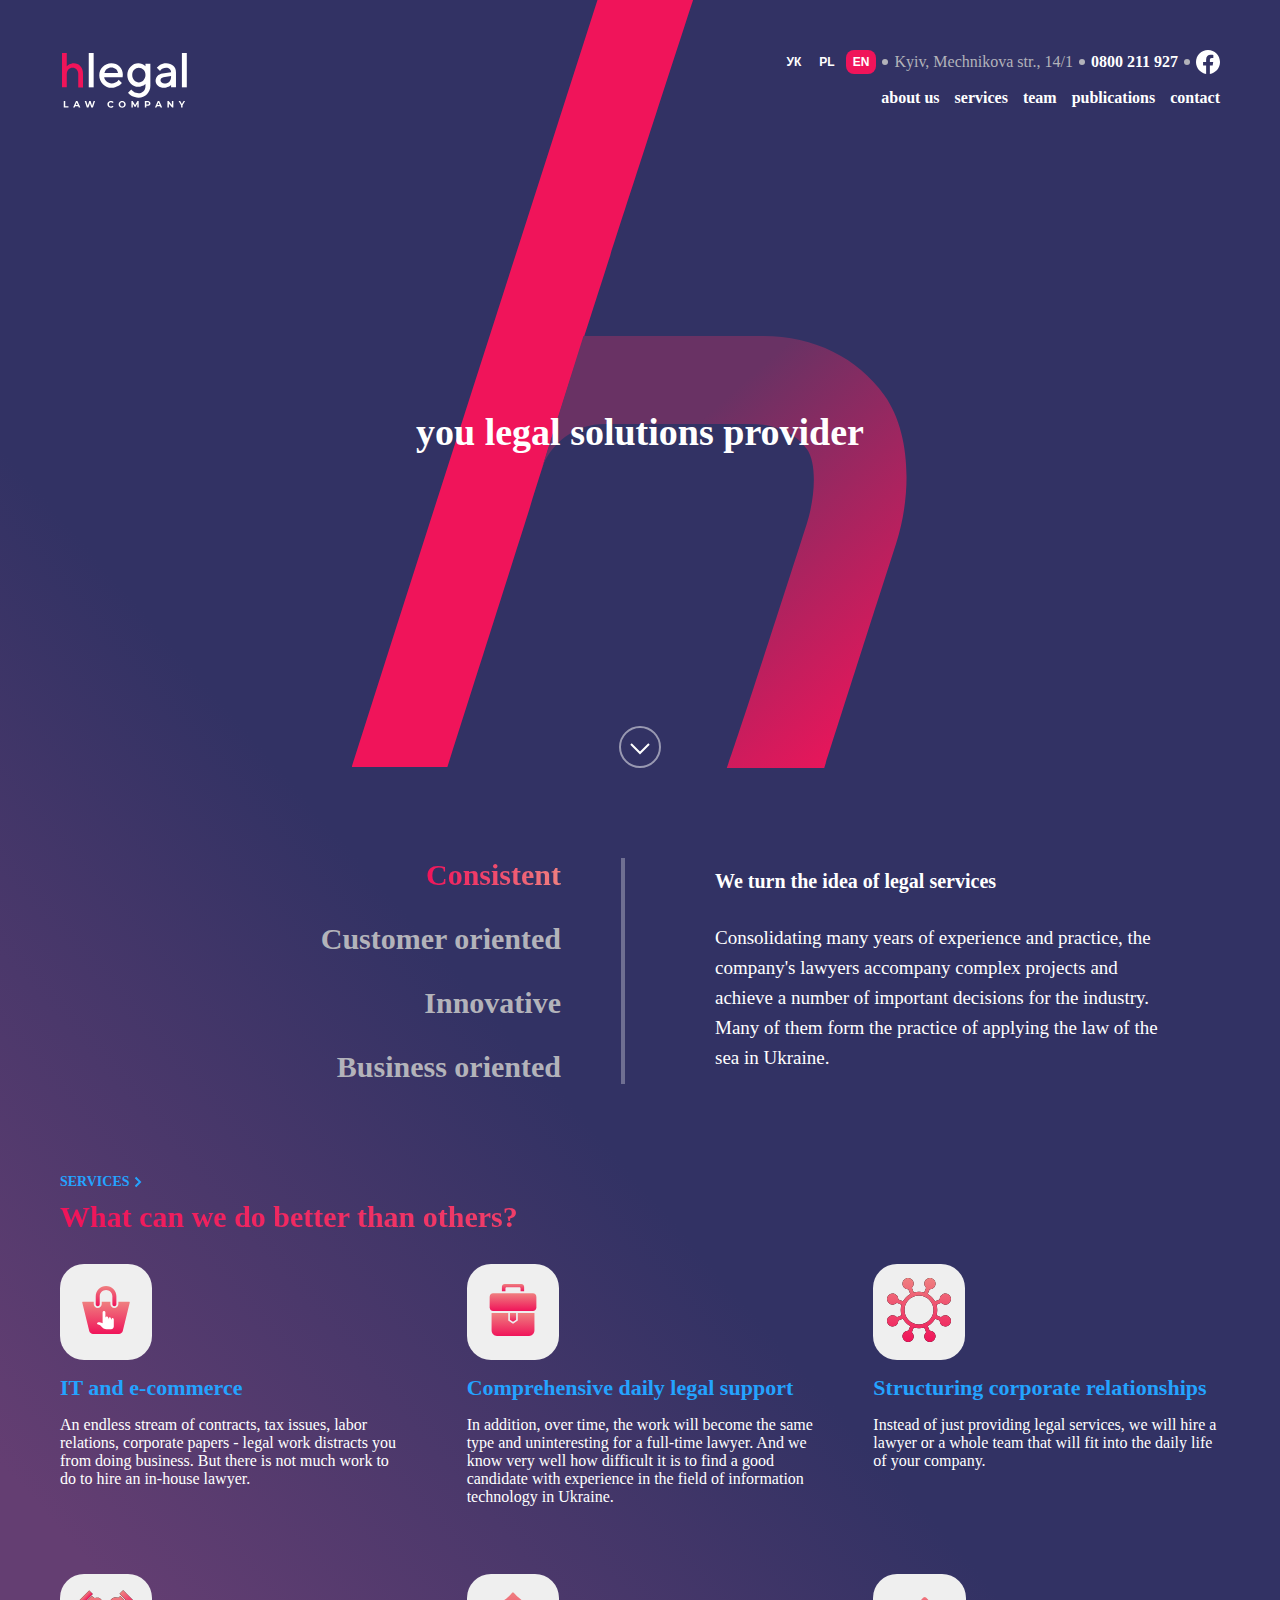
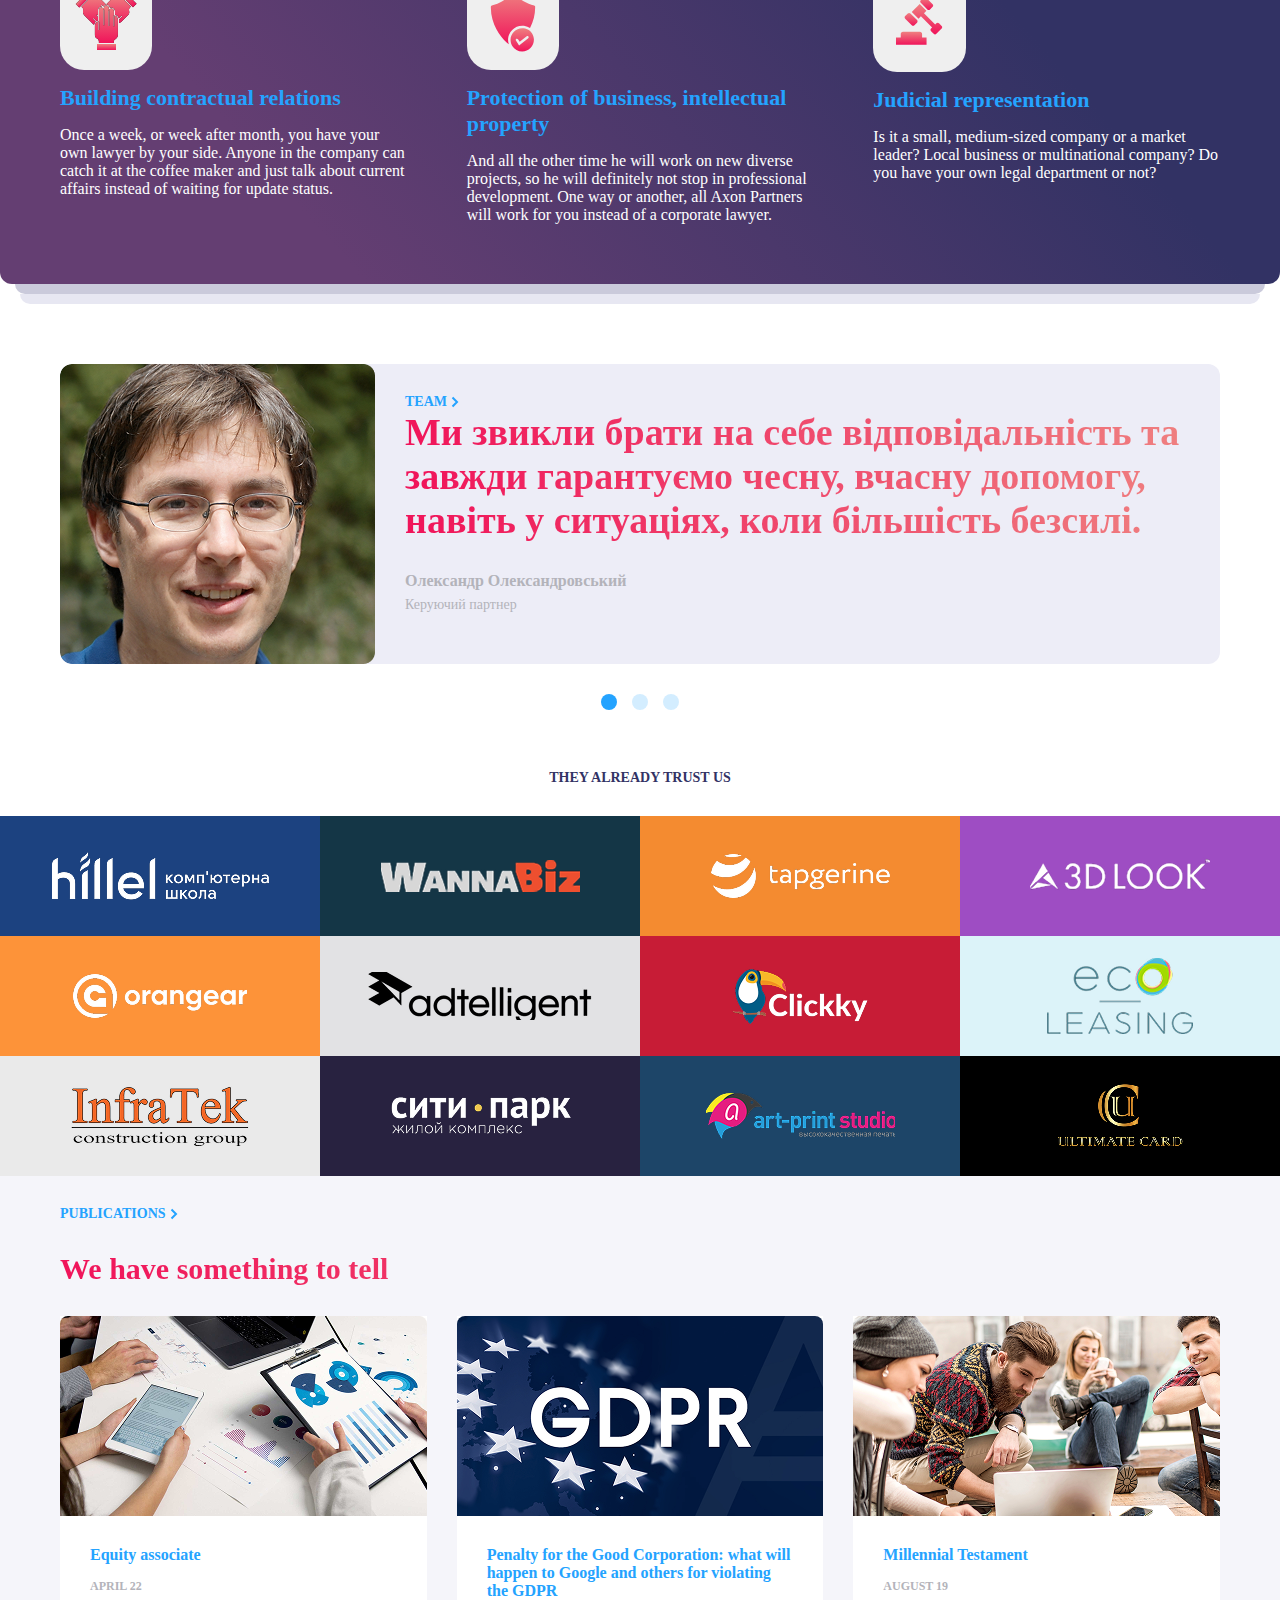
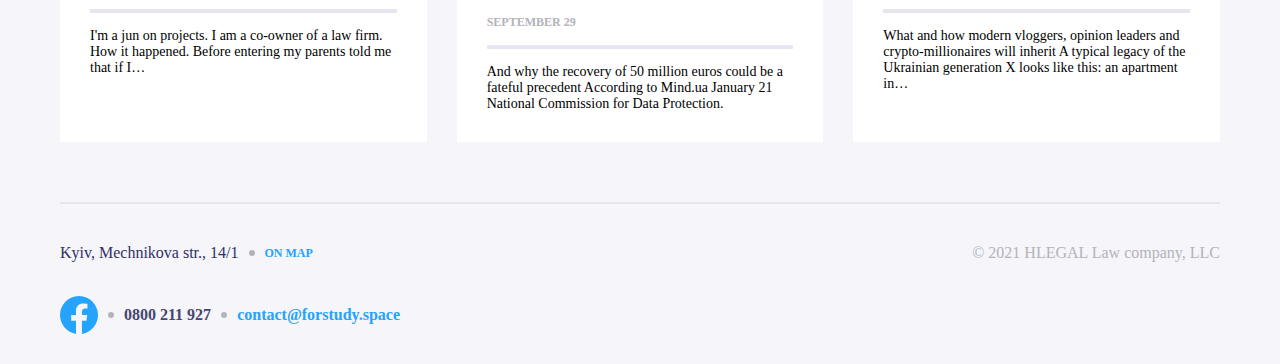
<file: index.html>
<!DOCTYPE html>
<html lang="en">

<head>
    <meta charset="UTF-8">
    <meta name="viewport" content="width=device-width, initial-scale=1.0">
    <title>Document</title>
    <link rel="preconnect" href="https://fonts.googleapis.com">
    <link rel="preconnect" href="https://fonts.gstatic.com" crossorigin>
    <link
        href="https://fonts.googleapis.com/css2?family=Encode+Sans+Expanded:wght@100;200;300;400;500;600;700;800;900&family=Montserrat:ital,wght@0,100..900;1,100..900&display=swap"
        rel="stylesheet">
    <link rel="stylesheet" href="styles/reset.css">
    <link rel="stylesheet" href="styles/style.css">
</head>

<body>
    <div class="homepageUp">
        <div class="homepageUp__content">
            <div class="splash">
                <header>
                    <div class="contacts">
                        <div class="contacts__lnges">
                            <button class="lnges__btn">УК</button>
                            <button class="lnges__btn">PL</button>
                            <button class="lnges__btn lnges__btn--active">EN</button>
                        </div>
                        <svg xmlns="http://www.w3.org/2000/svg" width="6" height="6" viewBox="0 0 6 6" fill="none"
                            class="bigBoy">
                            <circle cx="3" cy="3" r="3" fill="#B3B3BA" />
                        </svg>
                        <h3 class="address__name bigBoy">Kyiv, Mechnikova str., 14/1</h3>
                        <svg xmlns="http://www.w3.org/2000/svg" width="6" height="6" viewBox="0 0 6 6" fill="none"
                            class="bigBoy">
                            <circle cx="3" cy="3" r="3" fill="#B3B3BA" />
                        </svg>
                        <span class="contacts__contact">
                            0800 211 927
                        </span>
                        <svg xmlns="http://www.w3.org/2000/svg" width="6" height="6" viewBox="0 0 6 6" fill="none"
                            class="bigBoy">
                            <circle cx="3" cy="3" r="3" fill="#B3B3BA" />
                        </svg>
                        <svg xmlns="http://www.w3.org/2000/svg" width="24" height="24" viewBox="0 0 24 24" fill="none"
                            class="bigBoy facebook">
                            <g clip-path="url(#clip0_178576_1651)">
                                <path
                                    d="M24 12.0733C24 5.40541 18.6274 0 12 0C5.37258 0 0 5.40541 0 12.0733C0 18.0995 4.38823 23.0943 10.125 24V15.5633H7.07812V12.0733H10.125V9.41343C10.125 6.38755 11.9165 4.71615 14.6576 4.71615C15.9705 4.71615 17.3438 4.95195 17.3438 4.95195V7.92313H15.8306C14.3399 7.92313 13.875 8.85379 13.875 9.80857V12.0733H17.2031L16.6711 15.5633H13.875V24C19.6118 23.0943 24 18.0995 24 12.0733Z"
                                    fill="white" />
                            </g>
                            <defs>
                                <clipPath id="clip0_178576_1651">
                                    <rect width="24" height="24" fill="white" />
                                </clipPath>
                            </defs>
                        </svg>
                    </div>
                    <div class="pinned">
                        <div class="pinned__logo">
                            <a href="./index.html" class="card-link">
                                <div class="pinned__logo__assets">
                                    <svg xmlns="http://www.w3.org/2000/svg" width="70" height="25" viewBox="0 0 70 25"
                                        fill="none" class="pinned__logo__brand">
                                        <path
                                            d="M2.64358 0H0V19.0926H2.64358V12.0094C2.64358 10.8111 2.94164 9.86583 3.53774 9.20012C4.13384 8.53441 4.95024 8.18824 5.96102 8.18824C6.82926 8.18824 7.55495 8.50778 8.13809 9.12024C8.72124 9.74601 9.01929 10.5315 9.01929 11.4769V19.1059H11.6758V11.4769C11.6758 9.71938 11.1964 8.3347 10.2374 7.29619C9.27846 6.25768 8.02146 5.73843 6.49233 5.73843C6.05173 5.73843 5.61114 5.79168 5.1835 5.91151C4.7429 6.03134 4.39301 6.16448 4.10792 6.31094C3.82283 6.45739 3.5507 6.61717 3.30448 6.80356C3.05826 6.98996 2.8898 7.12311 2.81205 7.20299C2.7343 7.28288 2.6695 7.33613 2.64358 7.37608V0Z"
                                            fill="#F0145A" />
                                        <path d="M17.5856 0H14.8604V19.0767H17.5856V0Z" fill="white" />
                                        <path
                                            d="M33.6598 13.4896L33.796 12.127C33.796 10.3011 33.1965 8.77493 31.9701 7.54857C30.7438 6.32221 29.2176 5.72266 27.3917 5.72266C25.5658 5.72266 23.9851 6.37672 22.677 7.68483C21.3689 8.99295 20.7148 10.5463 20.7148 12.3995C20.7148 14.3072 21.3962 15.9423 22.7315 17.305C24.0669 18.6676 25.6748 19.3489 27.528 19.3489C28.2365 19.3489 28.8906 19.2399 29.5446 19.0491C30.1987 18.8311 30.7438 18.6131 31.1253 18.3951C31.5341 18.1498 31.9429 17.8773 32.2971 17.5775C32.6514 17.2777 32.8967 17.0597 33.0057 16.9234C33.1147 16.7872 33.1965 16.7054 33.251 16.6236L31.4796 14.8522L31.0708 15.37C30.7983 15.6971 30.335 16.0241 29.6809 16.3784C28.9996 16.7327 28.291 16.8962 27.528 16.8962C26.4651 16.8962 25.5658 16.5691 24.8027 15.8878C24.0396 15.2065 23.5764 14.4162 23.4401 13.4896H33.6598ZM27.3917 8.03912C28.4 8.03912 29.2176 8.33889 29.8989 8.9112C30.553 9.51075 30.9618 10.2466 31.1253 11.1732H23.5491C23.7944 10.2466 24.2304 9.51075 24.9117 8.9112C25.5658 8.33889 26.4106 8.03912 27.3917 8.03912Z"
                                            fill="white" />
                                        <path
                                            d="M46.3695 18.286C46.3695 19.4852 46.0153 20.4662 45.2794 21.2293C44.5709 21.9651 43.6715 22.3467 42.5542 22.3467C42.0637 22.3467 41.5731 22.2649 41.1098 22.1286C40.6465 21.9924 40.2922 21.8289 39.9925 21.6381C39.6927 21.4473 39.4202 21.2566 39.1476 21.0113C38.9024 20.766 38.7389 20.6025 38.6571 20.5207C38.5753 20.439 38.5208 20.3572 38.4663 20.3027L36.6949 22.0741L36.9129 22.3467C37.0492 22.5374 37.2945 22.7827 37.6215 23.0552C37.9485 23.3005 38.3301 23.573 38.7661 23.8455C39.2021 24.0908 39.7472 24.3088 40.4285 24.4996C41.1098 24.6904 41.8184 24.7994 42.5542 24.7994C44.4074 24.7994 45.9335 24.1726 47.2144 22.919C48.468 21.6381 49.0948 20.112 49.0948 18.2588V5.99518H46.3695V7.3578L45.9062 6.94902C45.6065 6.67649 45.1432 6.40397 44.4891 6.13144C43.8351 5.85892 43.1265 5.72266 42.4179 5.72266C40.7555 5.72266 39.3384 6.34946 38.112 7.63033C36.8857 8.9112 36.2861 10.4373 36.2861 12.2632C36.2861 14.0892 36.8857 15.6153 38.112 16.8962C39.3384 18.177 40.7555 18.8038 42.4179 18.8038C42.8812 18.8038 43.3173 18.7493 43.7806 18.6403C44.2166 18.5041 44.5709 18.3678 44.8707 18.2315C45.1704 18.0953 45.443 17.9318 45.6882 17.741C45.9335 17.5502 46.1243 17.414 46.1788 17.3595L46.3695 17.1687V18.286ZM39.0114 12.2632C39.0114 11.1186 39.3657 10.1648 40.1015 9.37449C40.8373 8.58417 41.7094 8.17538 42.6905 8.17538C43.6715 8.17538 44.5436 8.58417 45.2794 9.37449C45.988 10.1648 46.3695 11.1186 46.3695 12.2632C46.3695 13.4079 45.988 14.3617 45.2794 15.152C44.5436 15.9423 43.6715 16.3511 42.6905 16.3511C41.7094 16.3511 40.8373 15.9423 40.1015 15.152C39.3657 14.3617 39.0114 13.4079 39.0114 12.2632Z"
                                            fill="white" />
                                        <path
                                            d="M63.3195 19.0764V10.6281C63.3195 9.23823 62.8017 8.06637 61.7934 7.13979C60.7851 6.18595 59.4769 5.72266 57.869 5.72266C57.2422 5.72266 56.6154 5.80441 56.0159 5.96793C55.4163 6.1587 54.9258 6.34946 54.5715 6.56748C54.2172 6.7855 53.8629 7.03078 53.5359 7.33055C53.2089 7.60308 53.0181 7.79384 52.9091 7.90285C52.8273 8.01186 52.7456 8.09362 52.6911 8.17538L54.4625 9.94679L54.8168 9.4835C55.0348 9.18372 55.4163 8.9112 55.9886 8.61142C56.5609 8.31164 57.1877 8.17538 57.869 8.17538C58.6594 8.17538 59.3134 8.42065 59.8312 8.88394C60.349 9.34724 60.5943 9.94679 60.5943 10.6281L55.8251 11.4457C54.6533 11.6364 53.6994 12.0997 53.0454 12.8356C52.364 13.5714 52.0098 14.4707 52.0098 15.5335C52.0098 16.5419 52.4458 17.414 53.3179 18.177C54.2172 18.9674 55.3073 19.3489 56.6427 19.3489C57.106 19.3489 57.542 19.2944 57.9781 19.1581C58.4413 19.0491 58.7956 18.9129 59.0954 18.7766C59.3952 18.6403 59.6677 18.4768 59.913 18.286C60.1583 18.0953 60.3218 17.959 60.4308 17.9045C60.5125 17.8228 60.567 17.741 60.5943 17.7137V19.0764H63.3195ZM57.0515 16.8962C56.3429 16.8962 55.7706 16.7327 55.3618 16.4056C54.9258 16.0786 54.735 15.6971 54.735 15.261C54.735 14.7977 54.8713 14.3889 55.1711 14.0892C55.4708 13.7894 55.8796 13.5714 56.3702 13.4896L60.5943 12.8083V13.0808C60.5943 14.3072 60.2945 15.2338 59.6677 15.9151C59.0409 16.5691 58.1688 16.8962 57.0515 16.8962Z"
                                            fill="white" />
                                        <path d="M69.3337 0H66.6084V19.0767H69.3337V0Z" fill="white" />
                                    </svg>
                                    <svg xmlns="http://www.w3.org/2000/svg" width="70" height="4" viewBox="0 0 70 4"
                                        fill="none" class="pinned__logo__brandName">
                                        <path d="M0 0.063176H0.852878V3.05352H2.70078V3.74845H0V0.063176Z"
                                            fill="white" />
                                        <path
                                            d="M8.26752 2.95875H6.5565L6.23009 3.74845H5.35615L6.99873 0.063176H7.84108L9.48893 3.74845H8.59393L8.26752 2.95875ZM7.99902 2.3112L7.41464 0.900261L6.83026 2.3112H7.99902Z"
                                            fill="white" />
                                        <path
                                            d="M17.8731 0.063176L16.6675 3.74845H15.7515L14.9407 1.25299L14.1036 3.74845H13.1928L11.982 0.063176H12.8664L13.6982 2.6534L14.5669 0.063176H15.3566L16.199 2.67446L17.0571 0.063176H17.8731Z"
                                            fill="white" />
                                        <path
                                            d="M26.9457 3.81163C26.5702 3.81163 26.2297 3.73091 25.9244 3.56945C25.6225 3.40449 25.3838 3.17811 25.2084 2.89031C25.0364 2.599 24.9504 2.27083 24.9504 1.90582C24.9504 1.5408 25.0364 1.21439 25.2084 0.926584C25.3838 0.635272 25.6225 0.40889 25.9244 0.24744C26.2297 0.0824801 26.5719 0 26.951 0C27.2704 0 27.5582 0.0561566 27.8144 0.16847C28.0741 0.280783 28.2917 0.442233 28.4672 0.652821L27.9197 1.15823C27.6705 0.870428 27.3616 0.726526 26.9931 0.726526C26.7649 0.726526 26.5614 0.777418 26.3824 0.879202C26.2034 0.977476 26.063 1.11611 25.9612 1.29511C25.8629 1.47411 25.8138 1.67768 25.8138 1.90582C25.8138 2.13395 25.8629 2.33752 25.9612 2.51652C26.063 2.69552 26.2034 2.83591 26.3824 2.93769C26.5614 3.03597 26.7649 3.0851 26.9931 3.0851C27.3616 3.0851 27.6705 2.93945 27.9197 2.64814L28.4672 3.15354C28.2917 3.36764 28.0741 3.53085 27.8144 3.64316C27.5547 3.75547 27.2651 3.81163 26.9457 3.81163Z"
                                            fill="white" />
                                        <path
                                            d="M33.3831 3.81163C33.0005 3.81163 32.6548 3.72915 32.3459 3.56419C32.0406 3.39923 31.8002 3.17285 31.6247 2.88505C31.4527 2.59373 31.3667 2.26732 31.3667 1.90582C31.3667 1.54431 31.4527 1.21965 31.6247 0.931849C31.8002 0.640536 32.0406 0.4124 32.3459 0.24744C32.6548 0.0824801 33.0005 0 33.3831 0C33.7657 0 34.1096 0.0824801 34.415 0.24744C34.7203 0.4124 34.9607 0.640536 35.1362 0.931849C35.3117 1.21965 35.3995 1.54431 35.3995 1.90582C35.3995 2.26732 35.3117 2.59373 35.1362 2.88505C34.9607 3.17285 34.7203 3.39923 34.415 3.56419C34.1096 3.72915 33.7657 3.81163 33.3831 3.81163ZM33.3831 3.0851C33.6007 3.0851 33.7972 3.03597 33.9727 2.93769C34.1482 2.83591 34.2851 2.69552 34.3834 2.51652C34.4852 2.33752 34.5361 2.13395 34.5361 1.90582C34.5361 1.67768 34.4852 1.47411 34.3834 1.29511C34.2851 1.11611 34.1482 0.977476 33.9727 0.879202C33.7972 0.777418 33.6007 0.726526 33.3831 0.726526C33.1655 0.726526 32.9689 0.777418 32.7934 0.879202C32.618 0.977476 32.4793 1.11611 32.3775 1.29511C32.2793 1.47411 32.2301 1.67768 32.2301 1.90582C32.2301 2.13395 32.2793 2.33752 32.3775 2.51652C32.4793 2.69552 32.618 2.83591 32.7934 2.93769C32.9689 3.03597 33.1655 3.0851 33.3831 3.0851Z"
                                            fill="white" />
                                        <path
                                            d="M42.0264 3.74845L42.0211 1.53729L40.9366 3.35887H40.5523L39.473 1.58467V3.74845H38.6728V0.063176H39.3782L40.7576 2.35331L42.1159 0.063176H42.8161L42.8266 3.74845H42.0264Z"
                                            fill="white" />
                                        <path
                                            d="M47.9285 0.063176C48.2549 0.063176 48.5374 0.117578 48.7761 0.226381C49.0183 0.335185 49.2043 0.489615 49.3342 0.689673C49.464 0.889731 49.529 1.12664 49.529 1.40041C49.529 1.67066 49.464 1.90757 49.3342 2.11114C49.2043 2.3112 49.0183 2.46563 48.7761 2.57443C48.5374 2.67972 48.2549 2.73237 47.9285 2.73237H47.1862V3.74845H46.3333V0.063176H47.9285ZM47.8811 2.03743C48.1373 2.03743 48.3321 1.98303 48.4655 1.87423C48.5989 1.76191 48.6656 1.60397 48.6656 1.40041C48.6656 1.19333 48.5989 1.03539 48.4655 0.926584C48.3321 0.814271 48.1373 0.758114 47.8811 0.758114H47.1862V2.03743H47.8811Z"
                                            fill="white" />
                                        <path
                                            d="M55.0121 2.95875H53.3011L52.9747 3.74845H52.1008L53.7433 0.063176H54.5857L56.2335 3.74845H55.3385L55.0121 2.95875ZM54.7436 2.3112L54.1592 0.900261L53.5749 2.3112H54.7436Z"
                                            fill="white" />
                                        <path
                                            d="M62.6281 0.063176V3.74845H61.9279L60.0906 1.51096V3.74845H59.2482V0.063176H59.9537L61.7858 2.30067V0.063176H62.6281Z"
                                            fill="white" />
                                        <path
                                            d="M67.9013 2.44281V3.74845H67.0485V2.43228L65.6217 0.063176H66.5273L67.5117 1.70049L68.4963 0.063176H69.3333L67.9013 2.44281Z"
                                            fill="white" />
                                    </svg>
                                </div>
                            </a>
                            <svg xmlns="http://www.w3.org/2000/svg" width="12" height="26" viewBox="0 0 12 26"
                                fill="none" class="pinned__logo__slash forMobileElement">
                                <path fill-rule="evenodd" clip-rule="evenodd"
                                    d="M8.39478 0H11.617L3.22224 26H0L8.39478 0Z" fill="#F0145A" />
                            </svg>
                            <span class="pinned__logo__info forMobileElement">services</span>
                        </div>
                        <button class="pinned__button pinned__button--red forMobileElement">
                            <svg xmlns="http://www.w3.org/2000/svg" width="32" height="32" viewBox="0 0 32 32"
                                fill="none">
                                <rect width="32" height="32" rx="8" fill="none"/>
                                <path d="M7 10H25" stroke="white" stroke-width="2" />
                                <path d="M7 16H25" stroke="white" stroke-width="2" />
                                <path d="M7 22H25" stroke="white" stroke-width="2" />
                            </svg>
                        </button>
                    </div>
                    <nav class="sitenav bigBoy">
                        <ul>
                            <li class="sitenav__cat"><a href="./about.html">about us</a></li>
                            <li class="sitenav__cat"><a href="./services.html">services</a></li>
                            <li class="sitenav__cat"><a href="./team.html">team</a></li>
                            <li class="sitenav__cat"><a href="./publications.html">publications</a></li>
                            <li class="sitenav__cat"><a href="./contact.html">contact</a></li>
                        </ul>
                    </nav>
                </header>
                <p class="splash__text">
                    you legal solutions provider
                </p>
                <svg xmlns="http://www.w3.org/2000/svg" width="42" height="42" viewBox="0 0 42 42" fill="none"
                    class="splash__arrowDown">
                    <g clip-path="url(#clip0_22728_12366)">
                        <circle opacity="0.5" cx="21" cy="21" r="20" stroke-width="2" />
                        <path d="M12 18L21 27L30 18" stroke-width="2" />
                    </g>
                    <defs>
                        <clipPath id="clip0_22728_12366">
                            <rect width="42" height="42" fill="white" />
                        </clipPath>
                    </defs>
                </svg>
            </div>
            <div class="experience">
                <nav class="experience__navigation">
                    <ul>
                        <li class="experience__navigation__element experience__navigation__element--active">Consistent
                        </li>
                        <li class="experience__navigation__element">Customer oriented</li>
                        <li class="experience__navigation__element">Innovative</li>
                        <li class="experience__navigation__element">Business oriented</li>
                    </ul>
                </nav>
                <div class="experience__line"></div>
                <div class="experience__info">
                    <h2>
                        We turn the idea of legal services
                    </h2>
                    <p>
                        Consolidating many years of experience and practice, the company's
                        lawyers accompany complex projects and achieve a number of important
                        decisions for the industry. Many of them form the practice of applying
                        the law of the sea in Ukraine.
                    </p>
                </div>
            </div>
            <div class="services">
                <div class="services__beginInfo">
                    <a href="./services.html" class="card-link">
                        <div class="linkWithArrow">
                            <h3 class="linkWithArrow--caps">
                                Services
                            </h3>
                            <svg xmlns="http://www.w3.org/2000/svg" width="12" height="12" viewBox="0 0 12 12"
                                fill="none" class="linkWithArrow--caps">
                                <path d="M3.5 1.5L8 6L3.5 10.5" stroke-width="2" />
                            </svg>
                        </div>
                    </a>
                    <!-- <div class="linkWithArrow">
                        <h3 class="linkWithArrow--caps">
                            Services
                        </h3>
                        <svg xmlns="http://www.w3.org/2000/svg" width="12" height="12" viewBox="0 0 12 12" fill="none"
                            class="linkWithArrow--caps">
                            <path d="M3.5 1.5L8 6L3.5 10.5" stroke-width="2" />
                        </svg>
                    </div> -->
                    <h1>What can we do better than others?</h1>
                </div>
                <div class="services__cards">
                    <div class="services__card">
                        <button class="icons_area">
                            <svg xmlns="http://www.w3.org/2000/svg" width="64" height="64" viewBox="0 0 64 64"
                                fill="none">
                                <path
                                    d="M23.7339 28.125C24.8379 28.125 25.7339 27.229 25.7339 26.125V18.325C25.7339 14.838 28.5709 12 32.0579 12C35.5449 12 38.3829 14.838 38.3829 18.325V26.125C38.3829 27.229 39.2779 28.125 40.3829 28.125C41.4869 28.125 42.3829 27.229 42.3829 26.125V18.325C42.3839 12.632 37.7519 8 32.0579 8C26.3659 8 21.7339 12.632 21.7339 18.325V26.125C21.7339 27.229 22.6299 28.125 23.7339 28.125Z"
                                    fill="url(#paint0_linear_22728_12613)" />
                                <path
                                    d="M55 23.6309H44.384V26.1249C44.384 28.3309 42.59 30.1249 40.384 30.1249C38.178 30.1249 36.384 28.3309 36.384 26.1249V23.6309H27.735V26.1249C27.735 28.3309 25.941 30.1249 23.735 30.1249C21.529 30.1249 19.735 28.3309 19.735 26.1249V23.6309H8.99997C8.44797 23.6309 8.10697 24.0659 8.23797 24.6019L15.236 53.0989C15.658 54.7009 17.344 55.9999 19 55.9999H45C46.658 55.9999 48.342 54.7009 48.766 53.0989L55.762 24.6019C55.893 24.0649 55.553 23.6309 55 23.6309Z"
                                    fill="url(#paint1_linear_22728_12613)" />
                                <path
                                    d="M28.6001 34.4C28.6001 33.6265 29.2266 33 30.0001 33C30.7736 33 31.4001 33.6265 31.4001 34.4V41.35L31.4001 40C31.4001 39.2265 32.0266 38.6 32.8001 38.6C33.5736 38.6 34.2001 39.2265 34.2001 40V41.6764C34.2127 40.9141 34.8346 39.3 35.6 39.3C36.3731 39.3 36.9999 39.9268 37 40.7C37 40.7 37.0411 41.7411 37.1332 41.8033C37.3572 41.3285 37.8402 40 38.4 40C39.1732 40 39.8 40.6268 39.8 41.4V48.4C39.8 49.9463 38.5463 51.2 37 51.2H32.3198C30.8344 51.2 29.4099 50.6099 28.3599 49.5599L26.15 47.35L23 45.9402C23.0051 44.6033 24.0526 44.2 25.1 44.2C26.0023 44.2 26.8136 44.3407 28.6 45.25L28.6001 34.4Z"
                                    fill="white" />
                                <defs>
                                    <linearGradient id="paint0_linear_22728_12613" x1="32.0584" y1="8" x2="32.0584"
                                        y2="28.125" gradientUnits="userSpaceOnUse">
                                        <stop stop-color="#EF8080" />
                                        <stop offset="1" stop-color="#F0145A" />
                                    </linearGradient>
                                    <linearGradient id="paint1_linear_22728_12613" x1="32" y1="23.6309" x2="32"
                                        y2="55.9999" gradientUnits="userSpaceOnUse">
                                        <stop stop-color="#EF8080" />
                                        <stop offset="1" stop-color="#F0145A" />
                                    </linearGradient>
                                </defs>
                            </svg>
                        </button>
                        <h3 class="activeColor_regular">
                            IT and e-commerce
                        </h3>
                        <p>
                            An endless stream of contracts, tax issues, labor relations,
                            corporate papers - legal work distracts you from doing business.
                            But there is not much work to do to hire an in-house lawyer.
                        </p>
                    </div>
                    <div class="services__card">
                        <button class="icons_area">
                            <svg xmlns="http://www.w3.org/2000/svg" width="64" height="64" viewBox="0 0 64 64"
                                fill="none">
                                <path fill-rule="evenodd" clip-rule="evenodd"
                                    d="M53.4512 35.0781V52.3733C53.4512 55.4666 51.0269 58.0017 48.0631 58.0017H15.9701C13.0063 58.0017 10.582 55.4666 10.582 52.3733V35.0781H27.2481V42.5889L32.0166 45.7224L36.7851 42.5889V35.0781H53.4512Z"
                                    fill="url(#paint0_linear_22728_12620)" />
                                <path fill-rule="evenodd" clip-rule="evenodd"
                                    d="M28.9185 35.0781V41.6866L32.0166 43.7222L35.1146 41.6866V35.0781H28.9185Z"
                                    fill="url(#paint1_linear_22728_12620)" />
                                <path fill-rule="evenodd" clip-rule="evenodd"
                                    d="M12.0732 15.1445H51.9597C53.8421 15.1445 55.3805 16.8526 55.3805 18.94V29.1931C55.3805 31.2805 53.8421 32.9886 51.9597 32.9886H36.3137H27.7192H12.0732C10.1908 32.9886 8.65234 31.2805 8.65234 29.1931V18.94C8.65234 16.8526 10.1908 15.1445 12.0732 15.1445Z"
                                    fill="url(#paint2_linear_22728_12620)" />
                                <path fill-rule="evenodd" clip-rule="evenodd"
                                    d="M23.7117 5.95508H40.3213C41.8644 5.95508 43.1272 7.21788 43.1272 8.76103V13.1384H39.5697V10.5516C39.5697 9.8542 38.9996 9.2817 38.3022 9.2817H25.7308C25.0334 9.2817 24.4633 9.8542 24.4633 10.5516V13.1384H20.9058V8.76103C20.9058 7.21788 22.1686 5.95508 23.7117 5.95508Z"
                                    fill="url(#paint3_linear_22728_12620)" />
                                <defs>
                                    <linearGradient id="paint0_linear_22728_12620" x1="32.0166" y1="35.0781"
                                        x2="32.0166" y2="58.0017" gradientUnits="userSpaceOnUse">
                                        <stop stop-color="#EF8080" />
                                        <stop offset="1" stop-color="#F0145A" />
                                    </linearGradient>
                                    <linearGradient id="paint1_linear_22728_12620" x1="32.0166" y1="35.0781"
                                        x2="32.0166" y2="43.7222" gradientUnits="userSpaceOnUse">
                                        <stop stop-color="#EF8080" />
                                        <stop offset="1" stop-color="#F0145A" />
                                    </linearGradient>
                                    <linearGradient id="paint2_linear_22728_12620" x1="32.0164" y1="15.1445"
                                        x2="32.0164" y2="32.9886" gradientUnits="userSpaceOnUse">
                                        <stop stop-color="#EF8080" />
                                        <stop offset="1" stop-color="#F0145A" />
                                    </linearGradient>
                                    <linearGradient id="paint3_linear_22728_12620" x1="32.0165" y1="5.95508"
                                        x2="32.0165" y2="13.1384" gradientUnits="userSpaceOnUse">
                                        <stop stop-color="#EF8080" />
                                        <stop offset="1" stop-color="#F0145A" />
                                    </linearGradient>
                                </defs>
                            </svg>
                        </button>
                        <h3 class="activeColor_regular">
                            Comprehensive daily legal support
                        </h3>
                        <p>
                            In addition, over time, the work will become the same type and uninteresting for a full-time
                            lawyer. And we know very well how difficult it is to find a good candidate with experience
                            in the field of information technology in Ukraine.
                        </p>
                    </div>
                    <div class="services__card">
                        <button class="icons_area">
                            <svg xmlns="http://www.w3.org/2000/svg" width="64" height="64" viewBox="0 0 64 64"
                                fill="none">
                                <path
                                    d="M60.5253 37.7273C59.8378 37.4426 59.114 37.2982 58.3741 37.2982C56.7424 37.2982 55.2351 37.9946 54.1885 39.1615L52.9685 38.6562L49.4884 37.2147C49.9823 35.5616 50.2488 33.8113 50.2488 31.9998C50.2488 30.1883 49.9822 28.4381 49.4884 26.7849L52.9685 25.3435L54.1885 24.8381C55.2351 26.0051 56.7424 26.7014 58.3741 26.7014C59.114 26.7014 59.8378 26.5571 60.5253 26.2722C63.3906 25.0852 64.7564 21.7883 63.5694 18.9227C62.6954 16.8128 60.6549 15.4493 58.3711 15.4493C57.6313 15.4493 56.9075 15.5937 56.22 15.8786C53.9618 16.814 52.6363 19.0598 52.7563 21.3722L51.5292 21.8805L48.0502 23.3215C46.36 20.208 43.7905 17.6383 40.677 15.9483L42.118 12.4694L42.6258 11.2436C42.7242 11.2487 42.8228 11.2517 42.9218 11.2517C45.2057 11.2517 47.246 9.88836 48.1202 7.77836C49.307 4.91287 47.9414 1.61587 45.0759 0.428874C44.3883 0.144375 43.6647 0 42.9248 0C40.6409 0 38.6006 1.36337 37.7264 3.47337C36.7911 5.73161 37.4418 8.25698 39.1618 9.80723L38.6553 11.0301L37.2138 14.5102C35.5607 14.0165 33.8104 13.7498 31.9989 13.7498C30.1874 13.7498 28.4372 14.0165 26.7841 14.5102L25.3426 11.0301L24.8361 9.80723C26.5561 8.25698 27.2068 5.73161 26.2714 3.47324C25.3973 1.36337 23.3567 0 21.073 0C20.3331 0 19.6093 0.144375 18.9218 0.429249C16.0565 1.61625 14.6907 4.91312 15.8777 7.77874C16.7517 9.88861 18.7922 11.2521 21.076 11.2521C21.175 11.2521 21.2736 11.2491 21.372 11.244L21.8797 12.4697L23.3207 15.9487C20.2072 17.6388 17.6376 20.2083 15.9476 23.3218L12.4686 21.8808L11.2415 21.3726C11.3615 19.0602 10.036 16.8143 7.77773 15.8788C7.09023 15.5941 6.36648 15.4497 5.62661 15.4497C3.34274 15.4497 1.30237 16.8131 0.428245 18.9231C-0.758627 21.7886 0.606995 25.0856 3.47249 26.2726C4.15999 26.5573 4.88374 26.7017 5.62361 26.7017C7.25536 26.7017 8.7626 26.0053 9.80923 24.8383L11.0292 25.3437L14.5093 26.7852C14.0155 28.4383 13.749 30.1886 13.749 32.0001C13.749 33.8116 14.0156 35.5618 14.5093 37.2149L11.0291 38.6562L9.8091 39.1615C8.76248 37.9946 7.25523 37.2982 5.62349 37.2982C4.88361 37.2982 4.15986 37.4426 3.47236 37.7274C0.606995 38.9144 -0.758753 42.2113 0.428245 45.0769C1.30224 47.1868 3.34274 48.5503 5.62649 48.5503C6.36636 48.5503 7.09011 48.4059 7.77761 48.121C10.0359 47.1857 11.3614 44.9398 11.2414 42.6274L12.4685 42.1192L15.9475 40.6782C17.6376 43.7917 20.2071 46.3613 23.3206 48.0513L21.8796 51.5303L21.3718 52.756C21.2735 52.7509 21.1748 52.7479 21.0758 52.7479C18.792 52.7479 16.7516 54.1113 15.8775 56.2213C14.6906 59.0868 16.0562 62.3838 18.9217 63.5708C19.6092 63.8555 20.333 63.9999 21.0728 63.9999C23.3567 63.9999 25.3971 62.6365 26.2712 60.5265C27.2066 58.2683 26.5558 55.7429 24.8358 54.1926L25.3423 52.9698L26.7838 49.4897C28.4369 49.9834 30.1872 50.25 31.9987 50.25C33.8102 50.25 35.5604 49.9834 37.2136 49.4897L38.655 52.9698L39.1615 54.1926C37.4416 55.7429 36.7908 58.2683 37.7262 60.5266C38.6002 62.6365 40.6407 64 42.9244 64C43.6643 64 44.388 63.8556 45.0755 63.5708C47.9409 62.3838 49.3067 59.0869 48.1197 56.2213C47.2457 54.1114 45.2052 52.7479 42.9214 52.7479C42.8224 52.7479 42.7238 52.7509 42.6254 52.756L42.1177 51.5303L40.6767 48.0513C43.7902 46.3612 46.3598 43.7917 48.0498 40.6782L51.5288 42.1192L52.7559 42.6274C52.6359 44.9398 53.9614 47.1857 56.2196 48.1212C56.9071 48.4059 57.6309 48.5503 58.3708 48.5503C60.6546 48.5503 62.695 47.1869 63.5691 45.0769C64.7564 42.2113 63.3909 38.9143 60.5253 37.7273ZM31.9989 46.4998C24.0037 46.4998 17.499 39.995 17.499 31.9998C17.499 24.0046 24.0037 17.4998 31.9989 17.4998C39.9942 17.4998 46.4989 24.0046 46.4989 31.9998C46.4989 39.995 39.994 46.4998 31.9989 46.4998Z"
                                    fill="black" />
                                <path
                                    d="M60.5253 37.7273C59.8378 37.4426 59.114 37.2982 58.3741 37.2982C56.7424 37.2982 55.2351 37.9946 54.1885 39.1615L52.9685 38.6562L49.4884 37.2147C49.9823 35.5616 50.2488 33.8113 50.2488 31.9998C50.2488 30.1883 49.9822 28.4381 49.4884 26.7849L52.9685 25.3435L54.1885 24.8381C55.2351 26.0051 56.7424 26.7014 58.3741 26.7014C59.114 26.7014 59.8378 26.5571 60.5253 26.2722C63.3906 25.0852 64.7564 21.7883 63.5694 18.9227C62.6954 16.8128 60.6549 15.4493 58.3711 15.4493C57.6313 15.4493 56.9075 15.5937 56.22 15.8786C53.9618 16.814 52.6363 19.0598 52.7563 21.3722L51.5292 21.8805L48.0502 23.3215C46.36 20.208 43.7905 17.6383 40.677 15.9483L42.118 12.4694L42.6258 11.2436C42.7242 11.2487 42.8228 11.2517 42.9218 11.2517C45.2057 11.2517 47.246 9.88836 48.1202 7.77836C49.307 4.91287 47.9414 1.61587 45.0759 0.428874C44.3883 0.144375 43.6647 0 42.9248 0C40.6409 0 38.6006 1.36337 37.7264 3.47337C36.7911 5.73161 37.4418 8.25698 39.1618 9.80723L38.6553 11.0301L37.2138 14.5102C35.5607 14.0165 33.8104 13.7498 31.9989 13.7498C30.1874 13.7498 28.4372 14.0165 26.7841 14.5102L25.3426 11.0301L24.8361 9.80723C26.5561 8.25698 27.2068 5.73161 26.2714 3.47324C25.3973 1.36337 23.3567 0 21.073 0C20.3331 0 19.6093 0.144375 18.9218 0.429249C16.0565 1.61625 14.6907 4.91312 15.8777 7.77874C16.7517 9.88861 18.7922 11.2521 21.076 11.2521C21.175 11.2521 21.2736 11.2491 21.372 11.244L21.8797 12.4697L23.3207 15.9487C20.2072 17.6388 17.6376 20.2083 15.9476 23.3218L12.4686 21.8808L11.2415 21.3726C11.3615 19.0602 10.036 16.8143 7.77773 15.8788C7.09023 15.5941 6.36648 15.4497 5.62661 15.4497C3.34274 15.4497 1.30237 16.8131 0.428245 18.9231C-0.758627 21.7886 0.606995 25.0856 3.47249 26.2726C4.15999 26.5573 4.88374 26.7017 5.62361 26.7017C7.25536 26.7017 8.7626 26.0053 9.80923 24.8383L11.0292 25.3437L14.5093 26.7852C14.0155 28.4383 13.749 30.1886 13.749 32.0001C13.749 33.8116 14.0156 35.5618 14.5093 37.2149L11.0291 38.6562L9.8091 39.1615C8.76248 37.9946 7.25523 37.2982 5.62349 37.2982C4.88361 37.2982 4.15986 37.4426 3.47236 37.7274C0.606995 38.9144 -0.758753 42.2113 0.428245 45.0769C1.30224 47.1868 3.34274 48.5503 5.62649 48.5503C6.36636 48.5503 7.09011 48.4059 7.77761 48.121C10.0359 47.1857 11.3614 44.9398 11.2414 42.6274L12.4685 42.1192L15.9475 40.6782C17.6376 43.7917 20.2071 46.3613 23.3206 48.0513L21.8796 51.5303L21.3718 52.756C21.2735 52.7509 21.1748 52.7479 21.0758 52.7479C18.792 52.7479 16.7516 54.1113 15.8775 56.2213C14.6906 59.0868 16.0562 62.3838 18.9217 63.5708C19.6092 63.8555 20.333 63.9999 21.0728 63.9999C23.3567 63.9999 25.3971 62.6365 26.2712 60.5265C27.2066 58.2683 26.5558 55.7429 24.8358 54.1926L25.3423 52.9698L26.7838 49.4897C28.4369 49.9834 30.1872 50.25 31.9987 50.25C33.8102 50.25 35.5604 49.9834 37.2136 49.4897L38.655 52.9698L39.1615 54.1926C37.4416 55.7429 36.7908 58.2683 37.7262 60.5266C38.6002 62.6365 40.6407 64 42.9244 64C43.6643 64 44.388 63.8556 45.0755 63.5708C47.9409 62.3838 49.3067 59.0869 48.1197 56.2213C47.2457 54.1114 45.2052 52.7479 42.9214 52.7479C42.8224 52.7479 42.7238 52.7509 42.6254 52.756L42.1177 51.5303L40.6767 48.0513C43.7902 46.3612 46.3598 43.7917 48.0498 40.6782L51.5288 42.1192L52.7559 42.6274C52.6359 44.9398 53.9614 47.1857 56.2196 48.1212C56.9071 48.4059 57.6309 48.5503 58.3708 48.5503C60.6546 48.5503 62.695 47.1869 63.5691 45.0769C64.7564 42.2113 63.3909 38.9143 60.5253 37.7273ZM31.9989 46.4998C24.0037 46.4998 17.499 39.995 17.499 31.9998C17.499 24.0046 24.0037 17.4998 31.9989 17.4998C39.9942 17.4998 46.4989 24.0046 46.4989 31.9998C46.4989 39.995 39.994 46.4998 31.9989 46.4998Z"
                                    fill="url(#paint0_linear_178540_1854)" />
                                <defs>
                                    <linearGradient id="paint0_linear_178540_1854" x1="31.9988" y1="0" x2="31.9988"
                                        y2="64" gradientUnits="userSpaceOnUse">
                                        <stop stop-color="#EF8080" />
                                        <stop offset="1" stop-color="#F0145A" />
                                    </linearGradient>
                                </defs>
                            </svg>
                        </button>
                        <h3 class="activeColor_regular">
                            Structuring corporate relationships
                        </h3>
                        <p>
                            Instead of just providing legal services, we will hire a lawyer or a whole team that will
                            fit into the daily life of your company.
                        </p>
                    </div>
                    <div class="services__card">
                        <button class="icons_area">
                            <svg xmlns="http://www.w3.org/2000/svg" width="64" height="64" viewBox="0 0 64 64"
                                fill="none">
                                <path d="M42.0059 56H23.0059V62H42.0059V56Z" fill="black" />
                                <path d="M42.0059 56H23.0059V62H42.0059V56Z" fill="url(#paint0_linear_22728_12634)" />
                                <path
                                    d="M15.1728 2.45168L1.73779 15.8867L5.27333 19.4223L18.7084 5.98722L15.1728 2.45168Z"
                                    fill="black" />
                                <path
                                    d="M15.1728 2.45168L1.73779 15.8867L5.27333 19.4223L18.7084 5.98722L15.1728 2.45168Z"
                                    fill="url(#paint1_linear_22728_12634)" />
                                <path
                                    d="M49.1127 2.31995L45.5771 5.85547L59.0122 19.2905L62.5477 15.755L49.1127 2.31995Z"
                                    fill="black" />
                                <path
                                    d="M49.1127 2.31995L45.5771 5.85547L59.0122 19.2905L62.5477 15.755L49.1127 2.31995Z"
                                    fill="url(#paint2_linear_22728_12634)" />
                                <path
                                    d="M44.5564 9.70843L41.8651 9.59436C41.089 9.48482 40.2981 9.55713 39.5548 9.80558C38.8115 10.054 38.1361 10.4718 37.5819 11.026L32.0775 16.5305L26.3239 10.7769C25.8244 10.2888 25.2011 9.94628 24.5214 9.78612C23.8416 9.62596 23.131 9.65426 22.4661 9.86798C21.8388 10.0587 21.1715 10.0755 20.5355 9.9164C19.8995 9.75732 19.3186 9.42842 18.8551 8.96483L18.0012 8.11095L7.39453 18.7175L9.12253 20.4455L9.00845 23.1368C8.89891 23.9128 8.97122 24.7037 9.21966 25.447C9.46811 26.1903 9.8859 26.8657 10.4401 27.4199L20.0525 37.0324C20.181 35.7705 20.7856 34.6051 21.7432 33.7734L18.7482 30.7785L19.4553 30.0714L22.5836 33.1996C23.027 32.9472 23.5068 32.7649 24.0059 32.6591V28.9651L22.2838 27.243L22.9908 26.5358L24.0059 27.5509V22.201C23.9948 21.3168 24.3086 20.4592 24.8879 19.791C25.4672 19.1228 26.2716 18.6904 27.1485 18.576C27.4792 18.544 27.8128 18.559 28.1393 18.6208L26.9098 17.3914L27.6169 16.6843L29.4131 18.4804C29.7312 17.864 30.2233 17.3547 30.8283 17.0154C31.4333 16.6762 32.1246 16.5221 32.8165 16.5721C33.6513 16.6697 34.4258 17.0562 35.0057 17.6647C35.5855 18.2733 35.9342 19.0655 35.9913 19.9041C36.5596 19.634 37.1894 19.5194 37.8165 19.5721C38.7075 19.6788 39.5273 20.1126 40.1166 20.7895C40.7059 21.4663 41.0229 22.3379 41.0059 23.2352V26.6591C41.916 26.8491 42.7551 27.289 43.4292 27.9293C44.1032 28.5696 44.5855 29.3851 44.822 30.2842L47.6105 27.4957L48.3176 28.2029L45.0023 31.5181C45.0024 31.5319 45.0059 31.5447 45.0059 31.5585V34.8785C45.9043 34.7845 46.7437 34.3864 47.3848 33.7501L54.225 26.9099C54.7131 26.4104 55.0556 25.7871 55.2158 25.1073C55.3759 24.4276 55.3476 23.7169 55.1339 23.0521C54.9431 22.4248 54.9264 21.7575 55.0855 21.1215C55.2445 20.4854 55.5735 19.9046 56.0371 19.441L56.8909 18.5871L46.2844 7.98047L44.5564 9.70843Z"
                                    fill="black" />
                                <path
                                    d="M44.5564 9.70843L41.8651 9.59436C41.089 9.48482 40.2981 9.55713 39.5548 9.80558C38.8115 10.054 38.1361 10.4718 37.5819 11.026L32.0775 16.5305L26.3239 10.7769C25.8244 10.2888 25.2011 9.94628 24.5214 9.78612C23.8416 9.62596 23.131 9.65426 22.4661 9.86798C21.8388 10.0587 21.1715 10.0755 20.5355 9.9164C19.8995 9.75732 19.3186 9.42842 18.8551 8.96483L18.0012 8.11095L7.39453 18.7175L9.12253 20.4455L9.00845 23.1368C8.89891 23.9128 8.97122 24.7037 9.21966 25.447C9.46811 26.1903 9.8859 26.8657 10.4401 27.4199L20.0525 37.0324C20.181 35.7705 20.7856 34.6051 21.7432 33.7734L18.7482 30.7785L19.4553 30.0714L22.5836 33.1996C23.027 32.9472 23.5068 32.7649 24.0059 32.6591V28.9651L22.2838 27.243L22.9908 26.5358L24.0059 27.5509V22.201C23.9948 21.3168 24.3086 20.4592 24.8879 19.791C25.4672 19.1228 26.2716 18.6904 27.1485 18.576C27.4792 18.544 27.8128 18.559 28.1393 18.6208L26.9098 17.3914L27.6169 16.6843L29.4131 18.4804C29.7312 17.864 30.2233 17.3547 30.8283 17.0154C31.4333 16.6762 32.1246 16.5221 32.8165 16.5721C33.6513 16.6697 34.4258 17.0562 35.0057 17.6647C35.5855 18.2733 35.9342 19.0655 35.9913 19.9041C36.5596 19.634 37.1894 19.5194 37.8165 19.5721C38.7075 19.6788 39.5273 20.1126 40.1166 20.7895C40.7059 21.4663 41.0229 22.3379 41.0059 23.2352V26.6591C41.916 26.8491 42.7551 27.289 43.4292 27.9293C44.1032 28.5696 44.5855 29.3851 44.822 30.2842L47.6105 27.4957L48.3176 28.2029L45.0023 31.5181C45.0024 31.5319 45.0059 31.5447 45.0059 31.5585V34.8785C45.9043 34.7845 46.7437 34.3864 47.3848 33.7501L54.225 26.9099C54.7131 26.4104 55.0556 25.7871 55.2158 25.1073C55.3759 24.4276 55.3476 23.7169 55.1339 23.0521C54.9431 22.4248 54.9264 21.7575 55.0855 21.1215C55.2445 20.4854 55.5735 19.9046 56.0371 19.441L56.8909 18.5871L46.2844 7.98047L44.5564 9.70843Z"
                                    fill="url(#paint3_linear_22728_12634)" />
                                <path
                                    d="M29.8802 21.6901C29.8042 21.0405 29.4757 20.4468 28.9657 20.0373C28.4557 19.6278 27.8051 19.4353 27.1544 19.5015C26.5232 19.5886 25.946 19.9046 25.5326 20.3894C25.1192 20.8742 24.8984 21.4941 24.9121 22.1311V33.4885C23.8512 33.4885 22.8338 33.9099 22.0837 34.66C21.3335 35.4102 20.9121 36.4276 20.9121 37.4885V47.1619C20.9202 47.8603 21.1187 48.5432 21.4861 49.1371C21.8536 49.7311 22.376 50.2135 22.9973 50.5325C23.5757 50.8412 24.0594 51.3012 24.3967 51.8634C24.734 52.4256 24.9121 53.0689 24.9121 53.7245V54.9321H39.9121V52.4885L41.8958 50.6661C42.522 50.1948 43.0301 49.5844 43.38 48.8831C43.73 48.1818 43.9121 47.4088 43.9121 46.6251V31.4885C43.9121 30.4276 43.4907 29.4102 42.7405 28.66C41.9904 27.9099 40.973 27.4885 39.9121 27.4885V23.1659C39.9291 22.5187 39.706 21.888 39.2857 21.3955C38.8655 20.903 38.2778 20.5834 37.636 20.4983C37.006 20.4426 36.3785 20.6285 35.8804 21.0183C35.3824 21.408 35.0511 21.9725 34.9537 22.5974H35.4121V38.0407H34.4121V22.5974H34.9121V20.1659C34.9291 19.5187 34.706 18.888 34.2857 18.3955C33.8655 17.903 33.2778 17.5834 32.636 17.4983C32.2902 17.4673 31.9417 17.5086 31.6128 17.6196C31.2838 17.7306 30.9816 17.909 30.7254 18.1432C30.4691 18.3775 30.2645 18.6625 30.1245 18.9802C29.9845 19.2979 29.9121 19.6413 29.9121 19.9885V21.6901H30.4121V37.1335H29.4121V21.6901H29.8802ZM25.3113 42.0407H24.3113V34.0407H25.3113V42.0407ZM39.4121 27.799H40.4121V38.2423H39.4121V27.799Z"
                                    fill="black" />
                                <path
                                    d="M29.8802 21.6901C29.8042 21.0405 29.4757 20.4468 28.9657 20.0373C28.4557 19.6278 27.8051 19.4353 27.1544 19.5015C26.5232 19.5886 25.946 19.9046 25.5326 20.3894C25.1192 20.8742 24.8984 21.4941 24.9121 22.1311V33.4885C23.8512 33.4885 22.8338 33.9099 22.0837 34.66C21.3335 35.4102 20.9121 36.4276 20.9121 37.4885V47.1619C20.9202 47.8603 21.1187 48.5432 21.4861 49.1371C21.8536 49.7311 22.376 50.2135 22.9973 50.5325C23.5757 50.8412 24.0594 51.3012 24.3967 51.8634C24.734 52.4256 24.9121 53.0689 24.9121 53.7245V54.9321H39.9121V52.4885L41.8958 50.6661C42.522 50.1948 43.0301 49.5844 43.38 48.8831C43.73 48.1818 43.9121 47.4088 43.9121 46.6251V31.4885C43.9121 30.4276 43.4907 29.4102 42.7405 28.66C41.9904 27.9099 40.973 27.4885 39.9121 27.4885V23.1659C39.9291 22.5187 39.706 21.888 39.2857 21.3955C38.8655 20.903 38.2778 20.5834 37.636 20.4983C37.006 20.4426 36.3785 20.6285 35.8804 21.0183C35.3824 21.408 35.0511 21.9725 34.9537 22.5974H35.4121V38.0407H34.4121V22.5974H34.9121V20.1659C34.9291 19.5187 34.706 18.888 34.2857 18.3955C33.8655 17.903 33.2778 17.5834 32.636 17.4983C32.2902 17.4673 31.9417 17.5086 31.6128 17.6196C31.2838 17.7306 30.9816 17.909 30.7254 18.1432C30.4691 18.3775 30.2645 18.6625 30.1245 18.9802C29.9845 19.2979 29.9121 19.6413 29.9121 19.9885V21.6901H30.4121V37.1335H29.4121V21.6901H29.8802ZM25.3113 42.0407H24.3113V34.0407H25.3113V42.0407ZM39.4121 27.799H40.4121V38.2423H39.4121V27.799Z"
                                    fill="url(#paint4_linear_22728_12634)" />
                                <defs>
                                    <linearGradient id="paint0_linear_22728_12634" x1="32.5059" y1="56" x2="32.5059"
                                        y2="62" gradientUnits="userSpaceOnUse">
                                        <stop stop-color="#EF8080" />
                                        <stop offset="1" stop-color="#F0145A" />
                                    </linearGradient>
                                    <linearGradient id="paint1_linear_22728_12634" x1="8.45531" y1="9.1692" x2="11.9909"
                                        y2="12.7047" gradientUnits="userSpaceOnUse">
                                        <stop stop-color="#EF8080" />
                                        <stop offset="1" stop-color="#F0145A" />
                                    </linearGradient>
                                    <linearGradient id="paint2_linear_22728_12634" x1="47.3449" y1="4.08771" x2="60.78"
                                        y2="17.5228" gradientUnits="userSpaceOnUse">
                                        <stop stop-color="#EF8080" />
                                        <stop offset="1" stop-color="#F0145A" />
                                    </linearGradient>
                                    <linearGradient id="paint3_linear_22728_12634" x1="32.1427" y1="7.98047"
                                        x2="32.1427" y2="37.0324" gradientUnits="userSpaceOnUse">
                                        <stop stop-color="#EF8080" />
                                        <stop offset="1" stop-color="#F0145A" />
                                    </linearGradient>
                                    <linearGradient id="paint4_linear_22728_12634" x1="32.4121" y1="17.4883"
                                        x2="32.4121" y2="54.9321" gradientUnits="userSpaceOnUse">
                                        <stop stop-color="#EF8080" />
                                        <stop offset="1" stop-color="#F0145A" />
                                    </linearGradient>
                                </defs>
                            </svg>
                        </button>
                        <h3 class="activeColor_regular">
                            Building contractual relations
                        </h3>
                        <p>
                            Once a week, or week after month, you have your own lawyer by your side. Anyone in the
                            company can catch it at the coffee maker and just talk about current affairs instead of
                            waiting for update status.
                        </p>
                    </div>
                    <div class="services__card">
                        <button class="icons_area">
                            <svg xmlns="http://www.w3.org/2000/svg" width="64" height="64" viewBox="0 0 64 64"
                                fill="none">
                                <path
                                    d="M41.2317 37.6961C43.5839 37.6961 45.9096 38.2844 47.9577 39.3974C48.3296 39.5979 48.6709 39.8368 49.0194 40.0667C52.3807 33.4869 54.1545 26.5278 54.1545 19.7388C54.1545 19.3573 54.1545 18.9634 54.1423 18.5696C54.1177 18.0158 53.7238 17.5358 53.1699 17.4127C45.7361 15.7881 39.0038 11.7634 33.7115 5.78193L32.9238 4.88342C32.6899 4.61268 32.3577 4.465 32.0007 4.465C31.6192 4.41579 31.3238 4.60036 31.0899 4.85885L29.8838 6.1881C24.8623 11.7142 18.5361 15.5296 11.5946 17.2281L10.7946 17.425C10.253 17.5481 9.8715 18.0281 9.85918 18.5819C9.41612 35.8865 19.6315 48.3296 24.0377 52.8834C25.2306 54.1082 26.5606 55.3256 27.8253 56.3319C27.3509 54.9011 27.0779 53.3957 27.0779 51.8499C27.0779 44.0452 33.427 37.6961 41.2317 37.6961Z"
                                    fill="url(#paint0_linear_22728_12641)" />
                                <path
                                    d="M46.7822 41.5593C45.0837 40.6363 43.1637 40.1562 41.2314 40.1562C34.7822 40.1562 29.5391 45.3993 29.5391 51.8486C29.5391 54.027 30.1299 56.1562 31.2622 57.9778C33.416 61.4609 37.133 63.5409 41.2314 63.5409C47.6683 63.5409 52.9237 58.2978 52.9237 51.8486C52.9237 47.5409 50.5729 43.6024 46.7822 41.5593ZM47.2196 50.2918L38.0747 57.4084L34.9527 52.5249C34.5862 51.9522 34.7538 51.1914 35.3265 50.8254C35.8999 50.4588 36.6613 50.6277 37.0261 51.1992L38.6937 53.8074L45.7076 48.3495C46.243 47.9318 47.0171 48.0273 47.4347 48.5646C47.8524 49.1013 47.7556 49.8747 47.2196 50.2918Z"
                                    fill="url(#paint1_linear_22728_12641)" />
                                <defs>
                                    <linearGradient id="paint0_linear_22728_12641" x1="31.9999" y1="4.45703"
                                        x2="31.9999" y2="56.3319" gradientUnits="userSpaceOnUse">
                                        <stop stop-color="#EF8080" />
                                        <stop offset="1" stop-color="#F0145A" />
                                    </linearGradient>
                                    <linearGradient id="paint1_linear_22728_12641" x1="41.2314" y1="40.1562"
                                        x2="41.2314" y2="63.5409" gradientUnits="userSpaceOnUse">
                                        <stop stop-color="#EF8080" />
                                        <stop offset="1" stop-color="#F0145A" />
                                    </linearGradient>
                                </defs>
                            </svg>
                        </button>
                        <h3 class="activeColor_regular">
                            Protection of business, intellectual property
                        </h3>
                        <p>
                            And all the other time he will work on new diverse projects, so he will definitely not stop
                            in professional development. One way or another, all Axon Partners will work for you instead
                            of a corporate lawyer.
                        </p>
                    </div>
                    <div class="services__card">
                        <button class="icons__area__problem">
                            <svg xmlns="http://www.w3.org/2000/svg" width="47" height="48" viewBox="0 0 47 48"
                                fill="none">
                                <path
                                    d="M31.3522 12.389C32.0842 13.121 33.2702 13.123 34.0022 12.389L36.6102 9.781C37.3412 9.049 37.3392 7.863 36.6102 7.13L30.0272 0.549C29.2972 -0.183 28.1112 -0.183 27.3792 0.549L24.7702 3.157C24.0402 3.889 24.0402 5.075 24.7702 5.805L31.3522 12.389Z"
                                    fill="url(#paint0_linear_178540_253)" />
                                <path
                                    d="M15.766 28.2652C16.497 28.9942 17.683 28.9942 18.414 28.2652L21.023 25.6553C21.755 24.9253 21.755 23.7383 21.023 23.0063L14.44 16.4233C13.709 15.6933 12.523 15.6913 11.791 16.4233L9.18302 19.0312C8.45102 19.7632 8.45302 20.9492 9.18302 21.6812L15.766 28.2652Z"
                                    fill="url(#paint1_linear_178540_253)" />
                                <path
                                    d="M45.6481 28.8912L43.0011 26.2412C42.2671 25.5112 41.0841 25.5112 40.3531 26.2412L39.1921 27.4012L27.9871 16.1942L30.4141 13.7662L23.6811 7.03516L21.2531 9.46316L18.1611 12.5532L15.7871 14.9272L22.5191 21.6602L24.8961 19.2872L36.0991 30.4922L35.0511 31.5412C34.3191 32.2702 34.3171 33.4572 35.0511 34.1892L37.6981 36.8372C38.4321 37.5712 39.6171 37.5712 40.3481 36.8372L45.6471 31.5402C46.3801 30.8072 46.3801 29.6232 45.6481 28.8912Z"
                                    fill="url(#paint2_linear_178540_253)" />
                                <path
                                    d="M26.077 36.9425C26.077 35.7435 25.105 34.7695 23.904 34.7695H6.936C5.736 34.7695 4.763 35.7435 4.763 36.9425V40.4695H0V47.8585H30.558V40.4695H26.077V36.9425Z"
                                    fill="url(#paint3_linear_178540_253)" />
                                <defs>
                                    <linearGradient id="paint0_linear_178540_253" x1="30.6902" y1="0" x2="30.6902"
                                        y2="12.9388" gradientUnits="userSpaceOnUse">
                                        <stop stop-color="#EF8080" />
                                        <stop offset="1" stop-color="#F0145A" />
                                    </linearGradient>
                                    <linearGradient id="paint1_linear_178540_253" x1="15.1034" y1="15.875" x2="15.1034"
                                        y2="28.812" gradientUnits="userSpaceOnUse">
                                        <stop stop-color="#EF8080" />
                                        <stop offset="1" stop-color="#F0145A" />
                                    </linearGradient>
                                    <linearGradient id="paint2_linear_178540_253" x1="30.992" y1="7.03516" x2="30.992"
                                        y2="37.3877" gradientUnits="userSpaceOnUse">
                                        <stop stop-color="#EF8080" />
                                        <stop offset="1" stop-color="#F0145A" />
                                    </linearGradient>
                                    <linearGradient id="paint3_linear_178540_253" x1="15.279" y1="34.7695" x2="15.279"
                                        y2="47.8585" gradientUnits="userSpaceOnUse">
                                        <stop stop-color="#EF8080" />
                                        <stop offset="1" stop-color="#F0145A" />
                                    </linearGradient>
                                </defs>
                            </svg>
                        </button>
                        <h3 class="activeColor_regular">
                            Judicial representation
                        </h3>
                        <p>
                            Is it a small, medium-sized company or a market leader? Local business or multinational
                            company? Do you have your own legal department or not?
                        </p>
                    </div>
                </div>
            </div>
        </div>
        <div class="homepageUp__shadow">
            <div class="line1"></div>
            <div class="line2"></div>
        </div>
    </div>
    <div class="team">
        <div class="team__workerCard">
            <img src="./img/team/Photo-5.png" alt="worker" class="team__workerCard--img">
            <div class="team__workerCard__workerInfo">
                <div class="workerInfo__linkAndText">
                    <a href="./team.html" class="card-link">
                        <div class="linkWithArrow">
                            <h3 class="linkWithArrow--caps">
                                TEAM
                            </h3>
                            <svg xmlns="http://www.w3.org/2000/svg" width="12" height="12" viewBox="0 0 12 12"
                                fill="none" class="linkWithArrow--caps">
                                <path d="M3.5 1.5L8 6L3.5 10.5" stroke="#24A3FF" stroke-width="2" />
                            </svg>
                        </div>
                    </a>
                    <p class="text">
                        Ми звикли брати на себе відповідальність та завжди гарантуємо чесну, вчасну допомогу, навіть у
                        ситуаціях, коли більшість безсилі.
                    </p>
                </div>
                <div class="workerInfo__nameAndjobposition">
                    <p class="workerInfo__name">Олександр Олександровський</p>
                    <span class="workerInfo__jobposition">Керуючий партнер</span>
                </div>
            </div>
        </div>
        <div class="paginator">
            <span class="paginator__dot paginator__dot--active"></span>
            <span class="paginator__dot"></span>
            <span class="paginator__dot"></span>
        </div>
    </div>
    <div class="clients">
        <h3>They already trust us</h3>
        <div class="clients__logoArea">
            <div class="clients__logo hl">
                <img src="./img/clients/Hillel-Logo-OneLine-White-Uk.png" alt="HillelIT">
            </div>
            <div class="clients__logo wb">
                <img src="./img/clients/image-1.png" alt="WannaBiz">
            </div>
            <div class="clients__logo tp">
                <img src="./img/clients/logo 1.png" alt="Tapgerine">
            </div>
            <div class="clients__logo threed">
                <img src="./img/clients/retina_2.png" alt="3DLook">
            </div>
            <div class="clients__logo orange">
                <img src="./img/clients/Frame 6.png" alt="Orangear">
            </div>
            <div class="clients__logo ad">
                <img src="./img/clients/Frame 7.png" alt="Adteligent">
            </div>
            <div class="clients__logo click clients_logo--bigBoy">
                <img src="./img/clients/logo 2.png" alt="Clickly">
            </div>
            <div class="clients__logo eco clients_logo--bigBoy">
                <img src="./img/clients/ecolease.png" alt="EcoLeasing">
            </div>
            <div class="clients__logo infra clients_logo--bigBoy">
                <img src="./img/clients/image.png" alt="InfraTek">
            </div>
            <div class="clients__logo city clients_logo--bigBoy">
                <img src="./img/clients/icon-logo 1.png" alt="CityPark">
            </div>
            <div class="clients__logo art clients_logo--bigBoy">
                <img src="./img/clients/logo.png" alt="ArtPrintStudio">
            </div>
            <div class="clients__logo ult clients_logo--bigBoy">
                <img src="./img/clients/logoM.png" alt="UltimateCard">
            </div>
        </div>
    </div>
    <div class="publications">
        <a href="./publications.html" class="card-link">
            <div class="linkWithArrow">
                <h3 class="linkWithArrow--caps">
                    Publications
                </h3>
                <svg xmlns="http://www.w3.org/2000/svg" width="12" height="12" viewBox="0 0 12 12" fill="none"
                    class="linkWithArrow--caps">
                    <path d="M3.5 1.5L8 6L3.5 10.5" stroke-width="2" />
                </svg>
            </div>
        </a>
        <h1>We have something to tell</h1>
        <div class="publications__cards">
            <div class="publications__card">
                <img src="./img/publication/Cover-2.png" alt="public" class="publications__img">
                <div class="publications__info">
                    <h4 class="publications__name">Equity associate</h4>
                    <span class="publications__date">April 22</span>
                    <div class="publications__line"></div>
                    <p class="publications__text">I'm a jun on projects. I am a co-owner of a law
                        firm. How it happened. Before entering my parents told me that if I…</p>
                </div>
            </div>
            <div class="publications__card">
                <img src="./img/publication/Cover-1.png" alt="public" class="publications__img">
                <div class="publications__info">
                    <h4 class="publications__name">Penalty for the Good Corporation: what will
                        happen to Google and others for violating the GDPR</h4>
                    <span class="publications__date">September 29</span>
                    <div class="publications__line"></div>
                    <p class="publications__text">And why the recovery of 50 million euros could
                        be a fateful precedent According to Mind.ua January 21 National
                        Commission for Data Protection.</p>
                </div>
            </div>
            <div class="publications__card card__wide">
                <img src="./img/publication/Cover.png" alt="public" class="publications__img">
                <div class="publications__info">
                    <h4 class="publications__name">Millennial Testament</h4>
                    <span class="publications__date">August 19</span>
                    <div class="publications__line"></div>
                    <p class="publications__text">What and how modern vloggers, opinion
                        leaders and crypto-millionaires will inherit A typical legacy of
                        the Ukrainian generation X looks like this: an apartment in…</p>
                </div>
            </div>
        </div>
    </div>
    <footer>
        <div class="topLine"></div>
        <div class="info">
            <div class="address">
                <h3 class="address__name">Kyiv, Mechnikova str., 14/1</h3>
                <svg xmlns="http://www.w3.org/2000/svg" width="6" height="6" viewBox="0 0 6 6" fill="none"
                    class="bigBoy">
                    <circle cx="3" cy="3" r="3" fill="#B3B3BA" />
                </svg>
                <a href="#">On map</a>
            </div>
            <div class="contact contact__wide">
                <svg xmlns="http://www.w3.org/2000/svg" width="38" height="38" viewBox="0 0 38 38" fill="none"
                    class="contact__icon">
                    <g clip-path="url(#clip0_178571_1633)">
                        <path
                            d="M38 19.1161C38 8.55857 29.4934 0 19 0C8.50658 0 0 8.55857 0 19.1161C0 28.6575 6.94803 36.5659 16.0312 38V24.6419H11.207V19.1161H16.0312V14.9046C16.0312 10.1136 18.8678 7.46723 23.2078 7.46723C25.2866 7.46723 27.4609 7.84059 27.4609 7.84059V12.545H25.0651C22.7048 12.545 21.9688 14.0185 21.9688 15.5302V19.1161H27.2383L26.3959 24.6419H21.9688V38C31.052 36.5659 38 28.6575 38 19.1161Z"
                            fill="#24A3FF" />
                    </g>
                    <defs>
                        <clipPath id="clip0_178571_1633">
                            <rect width="38" height="38" fill="white" />
                        </clipPath>
                    </defs>
                </svg>
                <svg xmlns="http://www.w3.org/2000/svg" width="6" height="6" viewBox="0 0 6 6" fill="none"
                    class="bigBoy">
                    <circle cx="3" cy="3" r="3" fill="#B3B3BA" />
                </svg>
                <h3 class="contact__phone">0800 211 927</h3>
                <svg xmlns="http://www.w3.org/2000/svg" width="6" height="6" viewBox="0 0 6 6" fill="none"
                    class="bigBoy">
                    <circle cx="3" cy="3" r="3" fill="#B3B3BA" />
                </svg>
                <h4 class="contact__email">contact@forstudy.space</h4>
            </div>
            <h3 class="end">© 2021 HLEGAL Law company, LLC</h3>
        </div>
    </footer>
</body>

</html>
</file>
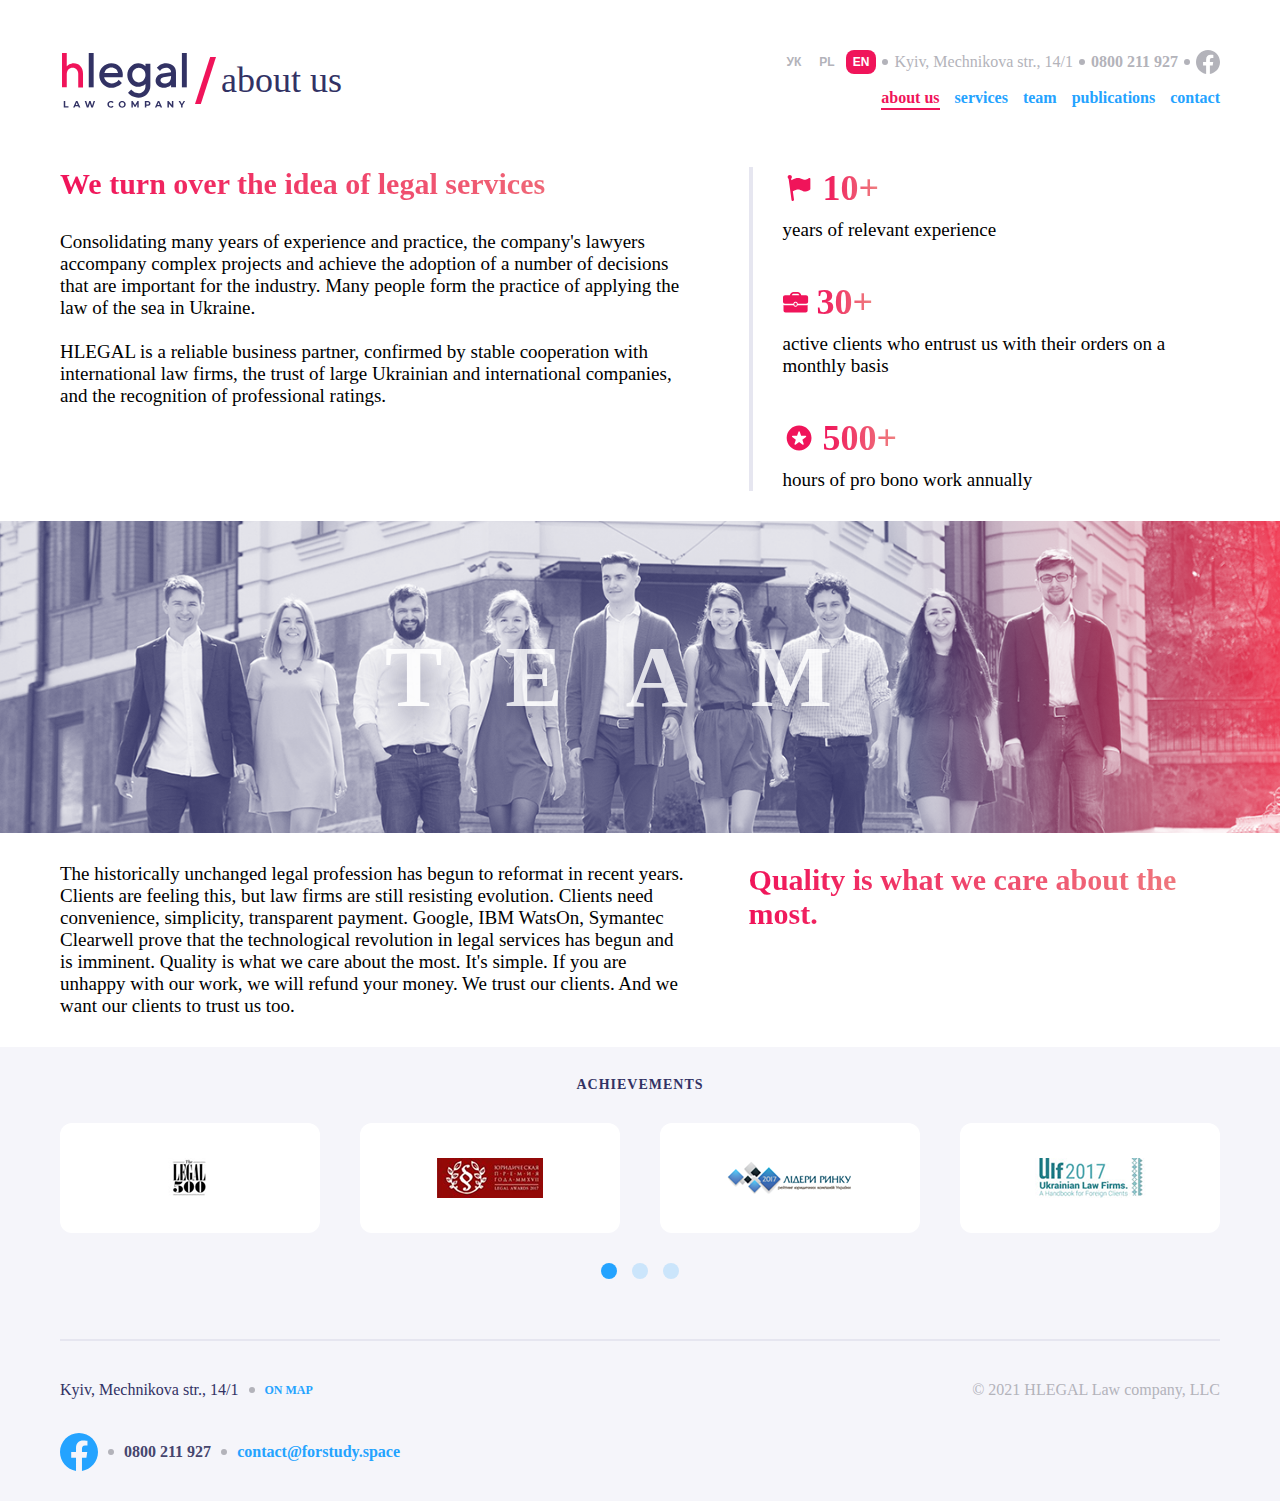
<file: about.html>
<!DOCTYPE html>
<html lang="en">

<head>
  <meta charset="UTF-8">
  <meta name="viewport" content="width=device-width, initial-scale=1.0">
  <title>Document</title>
  <link rel="preconnect" href="https://fonts.googleapis.com">
  <link rel="preconnect" href="https://fonts.gstatic.com" crossorigin>
  <link
    href="https://fonts.googleapis.com/css2?family=Encode+Sans+Expanded:wght@100;200;300;400;500;600;700;800;900&family=Montserrat:ital,wght@0,100..900;1,100..900&display=swap"
    rel="stylesheet">
  <link rel="stylesheet" href="styles/reset.css">
  <link rel="stylesheet" href="styles/style.css">
  <link rel="stylesheet" href="styles/about.css">
</head>

<body>
  <header>
    <div class="contacts contacts__forPublication">
      <div class="contacts__lnges">
        <button class="lnges__btn forPublicationHeader">УК</button>
        <button class="lnges__btn forPublicationHeader">PL</button>
        <button class="lnges__btn lnges__btn--active">EN</button>
      </div>
      <svg xmlns="http://www.w3.org/2000/svg" width="6" height="6" viewBox="0 0 6 6" fill="none" class="bigBoy">
        <circle cx="3" cy="3" r="3" fill="#B3B3BA" />
      </svg>
      <h3 class="address__name bigBoy">Kyiv, Mechnikova str., 14/1</h3>
      <svg xmlns="http://www.w3.org/2000/svg" width="6" height="6" viewBox="0 0 6 6" fill="none" class="bigBoy">
        <circle cx="3" cy="3" r="3" fill="#B3B3BA" />
      </svg>
      <span class="contacts__contact forPublicationHeader">
        0800 211 927
      </span>
      <svg xmlns="http://www.w3.org/2000/svg" width="6" height="6" viewBox="0 0 6 6" fill="none" class="bigBoy">
        <circle cx="3" cy="3" r="3" fill="#B3B3BA" />
      </svg>
      <svg xmlns="http://www.w3.org/2000/svg" width="24" height="24" viewBox="0 0 24 24" fill="none"
        class="bigBoy facebook">
        <g clip-path="url(#clip0_178576_1651)">
          <path
            d="M24 12.0733C24 5.40541 18.6274 0 12 0C5.37258 0 0 5.40541 0 12.0733C0 18.0995 4.38823 23.0943 10.125 24V15.5633H7.07812V12.0733H10.125V9.41343C10.125 6.38755 11.9165 4.71615 14.6576 4.71615C15.9705 4.71615 17.3438 4.95195 17.3438 4.95195V7.92313H15.8306C14.3399 7.92313 13.875 8.85379 13.875 9.80857V12.0733H17.2031L16.6711 15.5633H13.875V24C19.6118 23.0943 24 18.0995 24 12.0733Z"
            fill="#B3B3BA" />
        </g>
        <defs>
          <clipPath id="clip0_178576_1651">
            <rect width="24" height="24" fill="white" />
          </clipPath>
        </defs>
      </svg>
    </div>
    <div class="pinned">
      <div class="pinned__logo">
        <a href="./index.html">
          <div class="pinned__logo__assets">
            <svg xmlns="http://www.w3.org/2000/svg" width="70" height="25" viewBox="0 0 70 25" fill="none"
              class="pinned__logo__brand">
              <path
                d="M2.64358 0H0V19.0926H2.64358V12.0094C2.64358 10.8111 2.94164 9.86583 3.53774 9.20012C4.13384 8.53441 4.95024 8.18824 5.96102 8.18824C6.82926 8.18824 7.55495 8.50778 8.13809 9.12024C8.72124 9.74601 9.01929 10.5315 9.01929 11.4769V19.1059H11.6758V11.4769C11.6758 9.71938 11.1964 8.3347 10.2374 7.29619C9.27846 6.25768 8.02146 5.73843 6.49233 5.73843C6.05173 5.73843 5.61114 5.79168 5.1835 5.91151C4.7429 6.03134 4.39301 6.16448 4.10792 6.31094C3.82283 6.45739 3.5507 6.61717 3.30448 6.80356C3.05826 6.98996 2.8898 7.12311 2.81205 7.20299C2.7343 7.28288 2.6695 7.33613 2.64358 7.37608V0Z"
                fill="#F0145A" />
              <path d="M17.5856 0H14.8604V19.0767H17.5856V0Z" fill="#323264" />
              <path
                d="M33.6598 13.4896L33.796 12.127C33.796 10.3011 33.1965 8.77493 31.9701 7.54857C30.7438 6.32221 29.2176 5.72266 27.3917 5.72266C25.5658 5.72266 23.9851 6.37672 22.677 7.68483C21.3689 8.99295 20.7148 10.5463 20.7148 12.3995C20.7148 14.3072 21.3962 15.9423 22.7315 17.305C24.0669 18.6676 25.6748 19.3489 27.528 19.3489C28.2365 19.3489 28.8906 19.2399 29.5446 19.0491C30.1987 18.8311 30.7438 18.6131 31.1253 18.3951C31.5341 18.1498 31.9429 17.8773 32.2971 17.5775C32.6514 17.2777 32.8967 17.0597 33.0057 16.9234C33.1147 16.7872 33.1965 16.7054 33.251 16.6236L31.4796 14.8522L31.0708 15.37C30.7983 15.6971 30.335 16.0241 29.6809 16.3784C28.9996 16.7327 28.291 16.8962 27.528 16.8962C26.4651 16.8962 25.5658 16.5691 24.8027 15.8878C24.0396 15.2065 23.5764 14.4162 23.4401 13.4896H33.6598ZM27.3917 8.03912C28.4 8.03912 29.2176 8.33889 29.8989 8.9112C30.553 9.51075 30.9618 10.2466 31.1253 11.1732H23.5491C23.7944 10.2466 24.2304 9.51075 24.9117 8.9112C25.5658 8.33889 26.4106 8.03912 27.3917 8.03912Z"
                fill="#323264" />
              <path
                d="M46.3695 18.286C46.3695 19.4852 46.0153 20.4662 45.2794 21.2293C44.5709 21.9651 43.6715 22.3467 42.5542 22.3467C42.0637 22.3467 41.5731 22.2649 41.1098 22.1286C40.6465 21.9924 40.2922 21.8289 39.9925 21.6381C39.6927 21.4473 39.4202 21.2566 39.1476 21.0113C38.9024 20.766 38.7389 20.6025 38.6571 20.5207C38.5753 20.439 38.5208 20.3572 38.4663 20.3027L36.6949 22.0741L36.9129 22.3467C37.0492 22.5374 37.2945 22.7827 37.6215 23.0552C37.9485 23.3005 38.3301 23.573 38.7661 23.8455C39.2021 24.0908 39.7472 24.3088 40.4285 24.4996C41.1098 24.6904 41.8184 24.7994 42.5542 24.7994C44.4074 24.7994 45.9335 24.1726 47.2144 22.919C48.468 21.6381 49.0948 20.112 49.0948 18.2588V5.99518H46.3695V7.3578L45.9062 6.94902C45.6065 6.67649 45.1432 6.40397 44.4891 6.13144C43.8351 5.85892 43.1265 5.72266 42.4179 5.72266C40.7555 5.72266 39.3384 6.34946 38.112 7.63033C36.8857 8.9112 36.2861 10.4373 36.2861 12.2632C36.2861 14.0892 36.8857 15.6153 38.112 16.8962C39.3384 18.177 40.7555 18.8038 42.4179 18.8038C42.8812 18.8038 43.3173 18.7493 43.7806 18.6403C44.2166 18.5041 44.5709 18.3678 44.8707 18.2315C45.1704 18.0953 45.443 17.9318 45.6882 17.741C45.9335 17.5502 46.1243 17.414 46.1788 17.3595L46.3695 17.1687V18.286ZM39.0114 12.2632C39.0114 11.1186 39.3657 10.1648 40.1015 9.37449C40.8373 8.58417 41.7094 8.17538 42.6905 8.17538C43.6715 8.17538 44.5436 8.58417 45.2794 9.37449C45.988 10.1648 46.3695 11.1186 46.3695 12.2632C46.3695 13.4079 45.988 14.3617 45.2794 15.152C44.5436 15.9423 43.6715 16.3511 42.6905 16.3511C41.7094 16.3511 40.8373 15.9423 40.1015 15.152C39.3657 14.3617 39.0114 13.4079 39.0114 12.2632Z"
                fill="#323264" />
              <path
                d="M63.3195 19.0764V10.6281C63.3195 9.23823 62.8017 8.06637 61.7934 7.13979C60.7851 6.18595 59.4769 5.72266 57.869 5.72266C57.2422 5.72266 56.6154 5.80441 56.0159 5.96793C55.4163 6.1587 54.9258 6.34946 54.5715 6.56748C54.2172 6.7855 53.8629 7.03078 53.5359 7.33055C53.2089 7.60308 53.0181 7.79384 52.9091 7.90285C52.8273 8.01186 52.7456 8.09362 52.6911 8.17538L54.4625 9.94679L54.8168 9.4835C55.0348 9.18372 55.4163 8.9112 55.9886 8.61142C56.5609 8.31164 57.1877 8.17538 57.869 8.17538C58.6594 8.17538 59.3134 8.42065 59.8312 8.88394C60.349 9.34724 60.5943 9.94679 60.5943 10.6281L55.8251 11.4457C54.6533 11.6364 53.6994 12.0997 53.0454 12.8356C52.364 13.5714 52.0098 14.4707 52.0098 15.5335C52.0098 16.5419 52.4458 17.414 53.3179 18.177C54.2172 18.9674 55.3073 19.3489 56.6427 19.3489C57.106 19.3489 57.542 19.2944 57.9781 19.1581C58.4413 19.0491 58.7956 18.9129 59.0954 18.7766C59.3952 18.6403 59.6677 18.4768 59.913 18.286C60.1583 18.0953 60.3218 17.959 60.4308 17.9045C60.5125 17.8228 60.567 17.741 60.5943 17.7137V19.0764H63.3195ZM57.0515 16.8962C56.3429 16.8962 55.7706 16.7327 55.3618 16.4056C54.9258 16.0786 54.735 15.6971 54.735 15.261C54.735 14.7977 54.8713 14.3889 55.1711 14.0892C55.4708 13.7894 55.8796 13.5714 56.3702 13.4896L60.5943 12.8083V13.0808C60.5943 14.3072 60.2945 15.2338 59.6677 15.9151C59.0409 16.5691 58.1688 16.8962 57.0515 16.8962Z"
                fill="#323264" />
              <path d="M69.3337 0H66.6084V19.0767H69.3337V0Z" fill="#323264" />
            </svg>
            <svg xmlns="http://www.w3.org/2000/svg" width="70" height="4" viewBox="0 0 70 4" fill="none"
              class="pinned__logo__brandName">
              <path d="M0 0.063176H0.852878V3.05352H2.70078V3.74845H0V0.063176Z" fill="#323264" />
              <path
                d="M8.26752 2.95875H6.5565L6.23009 3.74845H5.35615L6.99873 0.063176H7.84108L9.48893 3.74845H8.59393L8.26752 2.95875ZM7.99902 2.3112L7.41464 0.900261L6.83026 2.3112H7.99902Z"
                fill="#323264" />
              <path
                d="M17.8731 0.063176L16.6675 3.74845H15.7515L14.9407 1.25299L14.1036 3.74845H13.1928L11.982 0.063176H12.8664L13.6982 2.6534L14.5669 0.063176H15.3566L16.199 2.67446L17.0571 0.063176H17.8731Z"
                fill="#323264" />
              <path
                d="M26.9457 3.81163C26.5702 3.81163 26.2297 3.73091 25.9244 3.56945C25.6225 3.40449 25.3838 3.17811 25.2084 2.89031C25.0364 2.599 24.9504 2.27083 24.9504 1.90582C24.9504 1.5408 25.0364 1.21439 25.2084 0.926584C25.3838 0.635272 25.6225 0.40889 25.9244 0.24744C26.2297 0.0824801 26.5719 0 26.951 0C27.2704 0 27.5582 0.0561566 27.8144 0.16847C28.0741 0.280783 28.2917 0.442233 28.4672 0.652821L27.9197 1.15823C27.6705 0.870428 27.3616 0.726526 26.9931 0.726526C26.7649 0.726526 26.5614 0.777418 26.3824 0.879202C26.2034 0.977476 26.063 1.11611 25.9612 1.29511C25.8629 1.47411 25.8138 1.67768 25.8138 1.90582C25.8138 2.13395 25.8629 2.33752 25.9612 2.51652C26.063 2.69552 26.2034 2.83591 26.3824 2.93769C26.5614 3.03597 26.7649 3.0851 26.9931 3.0851C27.3616 3.0851 27.6705 2.93945 27.9197 2.64814L28.4672 3.15354C28.2917 3.36764 28.0741 3.53085 27.8144 3.64316C27.5547 3.75547 27.2651 3.81163 26.9457 3.81163Z"
                fill="#323264" />
              <path
                d="M33.3831 3.81163C33.0005 3.81163 32.6548 3.72915 32.3459 3.56419C32.0406 3.39923 31.8002 3.17285 31.6247 2.88505C31.4527 2.59373 31.3667 2.26732 31.3667 1.90582C31.3667 1.54431 31.4527 1.21965 31.6247 0.931849C31.8002 0.640536 32.0406 0.4124 32.3459 0.24744C32.6548 0.0824801 33.0005 0 33.3831 0C33.7657 0 34.1096 0.0824801 34.415 0.24744C34.7203 0.4124 34.9607 0.640536 35.1362 0.931849C35.3117 1.21965 35.3995 1.54431 35.3995 1.90582C35.3995 2.26732 35.3117 2.59373 35.1362 2.88505C34.9607 3.17285 34.7203 3.39923 34.415 3.56419C34.1096 3.72915 33.7657 3.81163 33.3831 3.81163ZM33.3831 3.0851C33.6007 3.0851 33.7972 3.03597 33.9727 2.93769C34.1482 2.83591 34.2851 2.69552 34.3834 2.51652C34.4852 2.33752 34.5361 2.13395 34.5361 1.90582C34.5361 1.67768 34.4852 1.47411 34.3834 1.29511C34.2851 1.11611 34.1482 0.977476 33.9727 0.879202C33.7972 0.777418 33.6007 0.726526 33.3831 0.726526C33.1655 0.726526 32.9689 0.777418 32.7934 0.879202C32.618 0.977476 32.4793 1.11611 32.3775 1.29511C32.2793 1.47411 32.2301 1.67768 32.2301 1.90582C32.2301 2.13395 32.2793 2.33752 32.3775 2.51652C32.4793 2.69552 32.618 2.83591 32.7934 2.93769C32.9689 3.03597 33.1655 3.0851 33.3831 3.0851Z"
                fill="#323264" />
              <path
                d="M42.0264 3.74845L42.0211 1.53729L40.9366 3.35887H40.5523L39.473 1.58467V3.74845H38.6728V0.063176H39.3782L40.7576 2.35331L42.1159 0.063176H42.8161L42.8266 3.74845H42.0264Z"
                fill="#323264" />
              <path
                d="M47.9285 0.063176C48.2549 0.063176 48.5374 0.117578 48.7761 0.226381C49.0183 0.335185 49.2043 0.489615 49.3342 0.689673C49.464 0.889731 49.529 1.12664 49.529 1.40041C49.529 1.67066 49.464 1.90757 49.3342 2.11114C49.2043 2.3112 49.0183 2.46563 48.7761 2.57443C48.5374 2.67972 48.2549 2.73237 47.9285 2.73237H47.1862V3.74845H46.3333V0.063176H47.9285ZM47.8811 2.03743C48.1373 2.03743 48.3321 1.98303 48.4655 1.87423C48.5989 1.76191 48.6656 1.60397 48.6656 1.40041C48.6656 1.19333 48.5989 1.03539 48.4655 0.926584C48.3321 0.814271 48.1373 0.758114 47.8811 0.758114H47.1862V2.03743H47.8811Z"
                fill="#323264" />
              <path
                d="M55.0121 2.95875H53.3011L52.9747 3.74845H52.1008L53.7433 0.063176H54.5857L56.2335 3.74845H55.3385L55.0121 2.95875ZM54.7436 2.3112L54.1592 0.900261L53.5749 2.3112H54.7436Z"
                fill="#323264" />
              <path
                d="M62.6281 0.063176V3.74845H61.9279L60.0906 1.51096V3.74845H59.2482V0.063176H59.9537L61.7858 2.30067V0.063176H62.6281Z"
                fill="#323264" />
              <path
                d="M67.9013 2.44281V3.74845H67.0485V2.43228L65.6217 0.063176H66.5273L67.5117 1.70049L68.4963 0.063176H69.3333L67.9013 2.44281Z"
                fill="#323264" />
            </svg>
          </div>
        </a>
        <svg xmlns="http://www.w3.org/2000/svg" width="12" height="26" viewBox="0 0 12 26" fill="none"
          class="pinned__logo__slash forMobileElement">
          <path fill-rule="evenodd" clip-rule="evenodd" d="M8.39478 0H11.617L3.22224 26H0L8.39478 0Z" fill="#F0145A" />
        </svg>
        <svg xmlns="http://www.w3.org/2000/svg" width="21" height="47" viewBox="0 0 21 47" fill="none"
          class="pinned__logo__bigSlash">
          <path fill-rule="evenodd" clip-rule="evenodd" d="M15.1752 0H21L5.82483 47H0L15.1752 0Z" fill="#F0145A" />
        </svg>
        <span class="pinned__logo__info pinned__logo__info__forPublication">about us</span>
      </div>
      <button class="pinned__button forMobileElement">
        <svg xmlns="http://www.w3.org/2000/svg" width="32" height="32" viewBox="0 0 32 32" fill="none">
          <rect width="32" height="32" rx="8" fill="none"/>
          <path d="M7 10H25" stroke="#323264" stroke-width="2" />
          <path d="M7 16H25" stroke="#323264" stroke-width="2" />
          <path d="M7 22H25" stroke="#323264" stroke-width="2" />
        </svg>
      </button>
    </div>
    <nav class="sitenav bigBoy">
      <ul>
        <li class="sitenav__cat sitenav__cat--active"><a href="./about.html">about us</a></li>
        <li class="sitenav__cat sitenav__cat--whitePage"><a href="./services.html">services</a></li>
        <li class="sitenav__cat sitenav__cat--whitePage"><a href="./team.html">team</a></li>
        <li class="sitenav__cat sitenav__cat--whitePage"><a href="./publications.html">publications</a></li>
        <li class="sitenav__cat sitenav__cat--whitePage"><a href="./contact.html">contact</a></li>
      </ul>
    </nav>
  </header>
  <div class="upInfo">
    <div class="upInfo__info">
      <h1>We turn over the idea of legal services</h1>
      <p>Consolidating many years of experience and practice, the company's lawyers accompany complex projects and
        achieve
        the adoption of a number of decisions that are important for the industry. Many people form the practice of
        applying
        the law of the sea in Ukraine.
        <br><br>
        HLEGAL is a reliable business partner, confirmed by stable cooperation with international law firms, the trust
        of
        large Ukrainian and international companies, and the recognition of professional ratings.
      </p>
    </div>
    <div class="upInfo__more">
      <div class="upInfo__card">
        <div class="upInfo__cardSVG">
          <svg xmlns="http://www.w3.org/2000/svg" width="32" height="32" viewBox="0 0 32 32" fill="none">
            <path
              d="M27.1137 6.3054C26.9447 6.1374 26.7457 6.0529 26.5157 6.0529C26.4012 6.0529 26.1597 6.1469 25.7927 6.3324C25.4252 6.5184 25.0352 6.7254 24.6247 6.9564C24.2132 7.1859 23.7262 7.3939 23.1642 7.5799C22.6027 7.7654 22.0827 7.8594 21.6042 7.8594C21.1622 7.8594 20.7722 7.7754 20.4362 7.6069C19.3217 7.0849 18.3522 6.6954 17.5292 6.4384C16.7062 6.1819 15.8212 6.0529 14.8737 6.0529C13.2377 6.0529 11.3742 6.5849 9.28524 7.6469C8.85424 7.8619 8.54524 8.0284 8.34524 8.1504L8.14674 6.6949C8.59524 6.3054 8.88474 5.7379 8.88474 5.0974C8.88474 3.9239 7.93374 2.9729 6.76024 2.9729C5.58674 2.9729 4.63574 3.9239 4.63574 5.0974C4.63574 5.8629 5.04474 6.5284 5.65174 6.9024L8.52174 27.9474C8.60724 28.5739 9.14324 29.0284 9.75874 29.0284C9.81474 29.0284 9.87174 29.0249 9.92924 29.0174C10.6132 28.9234 11.0922 28.2939 10.9987 27.6099L9.84524 19.1514C11.9382 18.1129 13.7487 17.5894 15.2717 17.5894C15.9182 17.5894 16.5487 17.6859 17.1632 17.8809C17.7782 18.0764 18.2897 18.2884 18.6967 18.5179C19.1037 18.7479 19.5842 18.9609 20.1367 19.1549C20.6902 19.3499 21.2367 19.4474 21.7762 19.4474C23.1392 19.4474 24.7717 18.9339 26.6742 17.9074C26.9132 17.7834 27.0882 17.6614 27.1987 17.5419C27.3092 17.4224 27.3647 17.2524 27.3647 17.0314V6.9029C27.3647 6.6734 27.2812 6.4739 27.1137 6.3054Z"
              fill="#F0145A" />
          </svg>
          <h1>10+</h1>
        </div>
        <p>years of relevant experience</p>
      </div>
      <div class="upInfo__card">
        <div class="upInfo__cardSVG">
          <svg xmlns="http://www.w3.org/2000/svg" width="26" height="21" viewBox="0 0 26 21" fill="none">
            <path
              d="M13.7931 12.6384V12.0804C13.7931 11.3999 13.2416 10.8484 12.5616 10.8484C11.8811 10.8484 11.3296 11.3999 11.3296 12.0804V12.6384C11.3296 13.3189 11.8811 13.8704 12.5616 13.8704C13.2411 13.8704 13.7931 13.3189 13.7931 12.6384Z"
              fill="#F0145A" />
            <path
              d="M14.6379 13.32C14.3649 14.2135 13.5424 14.8695 12.5614 14.8695C11.5799 14.8695 10.7574 14.2135 10.4844 13.32H1.99989C1.46439 13.32 0.958395 13.1955 0.504395 12.9795V18.613C0.504395 19.713 1.40439 20.613 2.50439 20.613H22.6174C23.7174 20.613 24.6174 19.713 24.6174 18.613V12.98C24.1629 13.196 23.6574 13.3205 23.1219 13.3205H14.6379V13.32Z"
              fill="#F0145A" />
            <path
              d="M23.0385 3.204H18.238C17.948 1.391 16.3775 0 14.484 0H10.6375C8.744 0 7.174 1.391 6.8835 3.204H2.0835C0.9375 3.204 0 4.104 0 5.204V9.8205C0 10.925 0.8955 11.8205 2 11.8205H10.39C10.4185 11.245 10.6655 10.728 11.056 10.354C11.068 10.3425 11.082 10.3335 11.0945 10.3225C11.181 10.243 11.271 10.168 11.3695 10.103C11.4045 10.0795 11.4445 10.0635 11.481 10.0425C11.562 9.996 11.642 9.9475 11.7295 9.9115C11.798 9.883 11.872 9.8665 11.944 9.845C12.006 9.8265 12.065 9.802 12.1295 9.789C12.269 9.7605 12.4135 9.7455 12.561 9.7455C12.709 9.7455 12.853 9.761 12.9925 9.789C13.0565 9.802 13.1155 9.8265 13.1775 9.845C13.2495 9.8665 13.3235 9.883 13.392 9.912C13.479 9.948 13.5585 9.996 13.6395 10.0425C13.6765 10.064 13.7165 10.08 13.752 10.1035C13.8505 10.168 13.94 10.243 14.0265 10.3225C14.039 10.334 14.0535 10.343 14.0655 10.355C14.4565 10.729 14.703 11.246 14.7315 11.8215H23.1215C24.226 11.8215 25.1215 10.926 25.1215 9.8215V5.205C25.122 4.104 24.1845 3.204 23.0385 3.204ZM8.809 3.204C9.064 2.4335 9.7825 1.872 10.6375 1.872H14.484C15.339 1.872 16.0575 2.4335 16.3125 3.204H8.809Z"
              fill="#F0145A" />
          </svg>
          <h1>30+</h1>
        </div>
        <p>active clients who entrust us with their orders on a monthly basis</p>
      </div>
      <div class="upInfo__card">
        <div class="upInfo__cardSVG">
          <svg xmlns="http://www.w3.org/2000/svg" width="32" height="32" viewBox="0 0 32 32" fill="none">
            <path
              d="M16.0971 3.55298C9.25258 3.55298 3.68408 9.12148 3.68408 15.966C3.68408 22.811 9.25258 28.38 16.0971 28.38C22.9416 28.38 28.5101 22.811 28.5101 15.966C28.5106 9.12148 22.9421 3.55298 16.0971 3.55298ZM22.9556 15.0585V15.059L19.3621 17.659L20.7461 21.889C20.7681 21.955 20.7796 22.0255 20.7796 22.0975C20.7796 22.467 20.4806 22.767 20.1111 22.767C19.9641 22.767 19.8291 22.72 19.7191 22.6405L16.0976 20.021L12.4761 22.6405C12.3661 22.72 12.2311 22.767 12.0846 22.767C11.7146 22.767 11.4151 22.4675 11.4151 22.0975C11.4151 22.025 11.4271 21.955 11.4491 21.889L12.8336 17.659L9.24008 15.059V15.0585C9.07208 14.9375 8.96308 14.74 8.96308 14.517C8.96308 14.1475 9.26208 13.8485 9.63208 13.8485H14.0806L15.4581 9.63798C15.5421 9.36448 15.7966 9.16548 16.0981 9.16548C16.3991 9.16548 16.6541 9.36448 16.7376 9.63798L18.1151 13.8485H22.5636C22.9331 13.8485 23.2326 14.1475 23.2326 14.517C23.2321 14.74 23.1231 14.9375 22.9556 15.0585Z"
              fill="#F0145A" />
          </svg>
          <h1>500+</h1>
        </div>
        <p>hours of pro bono work annually</p>
      </div>
    </div>
  </div>
  <div class="coolTeam">
    <span>Team</span>
  </div>
  <div class="downInfo">
    <p>The historically unchanged legal profession has begun to reformat in recent years. Clients are feeling this, but
      law firms are still resisting evolution. Clients need convenience, simplicity, transparent payment. Google, IBM
      WatsOn, Symantec Clearwell prove that the technological revolution in legal services has begun and is imminent.
      Quality is what we care about the most.
      It's simple. If you are unhappy with our work, we will refund your money. We trust our clients. And we want our
      clients to trust us too.</p>
    <h1>Quality is what we care about the most.</h1>
  </div>
  <div class="achivements">
    <span>achievements</span>
    <div class="achivements__imges">
      <div class="achivements__imgArea">
        <img src="./img/achievements/image.png" alt="achievement">
      </div>
      <div class="achivements__imgArea bigBoy">
        <img src="./img/achievements/image 2.png" alt="achievement">
      </div>
      <div class="achivements__imgArea bigBoy">
        <img src="./img/achievements/image 3.png" alt="achievement">
      </div>
      <div class="achivements__imgArea bigBoy">
        <img src="./img/achievements/image 4.png" alt="achievement">
      </div>
    </div>
    <div class="paginator">
      <span class="paginator__dot paginator__dot--active"></span>
      <span class="paginator__dot"></span>
      <span class="paginator__dot"></span>
      <span class="paginator__dot smallBoy"></span>
      <span class="paginator__dot smallBoy"></span>
      <span class="paginator__dot smallBoy"></span>
    </div>
  </div>
  <footer>
    <div class="topLine"></div>
    <div class="info">
      <div class="address">
        <h3 class="address__name">Kyiv, Mechnikova str., 14/1</h3>
        <svg xmlns="http://www.w3.org/2000/svg" width="6" height="6" viewBox="0 0 6 6" fill="none" class="bigBoy">
          <circle cx="3" cy="3" r="3" fill="#B3B3BA" />
        </svg>
        <a href="#">On map</a>
      </div>
      <div class="contact contact__wide">
        <svg xmlns="http://www.w3.org/2000/svg" width="38" height="38" viewBox="0 0 38 38" fill="none"
          class="contact__icon">
          <g clip-path="url(#clip0_178571_1633)">
            <path
              d="M38 19.1161C38 8.55857 29.4934 0 19 0C8.50658 0 0 8.55857 0 19.1161C0 28.6575 6.94803 36.5659 16.0312 38V24.6419H11.207V19.1161H16.0312V14.9046C16.0312 10.1136 18.8678 7.46723 23.2078 7.46723C25.2866 7.46723 27.4609 7.84059 27.4609 7.84059V12.545H25.0651C22.7048 12.545 21.9688 14.0185 21.9688 15.5302V19.1161H27.2383L26.3959 24.6419H21.9688V38C31.052 36.5659 38 28.6575 38 19.1161Z"
              fill="#24A3FF" />
          </g>
          <defs>
            <clipPath id="clip0_178571_1633">
              <rect width="38" height="38" fill="white" />
            </clipPath>
          </defs>
        </svg>
        <svg xmlns="http://www.w3.org/2000/svg" width="6" height="6" viewBox="0 0 6 6" fill="none" class="bigBoy">
          <circle cx="3" cy="3" r="3" fill="#B3B3BA" />
        </svg>
        <h3 class="contact__phone">0800 211 927</h3>
        <svg xmlns="http://www.w3.org/2000/svg" width="6" height="6" viewBox="0 0 6 6" fill="none" class="bigBoy">
          <circle cx="3" cy="3" r="3" fill="#B3B3BA" />
        </svg>
        <h4 class="contact__email">contact@forstudy.space</h4>
      </div>
      <h3 class="end">© 2021 HLEGAL Law company, LLC</h3>
    </div>
  </footer>
</body>

</html>
</file>
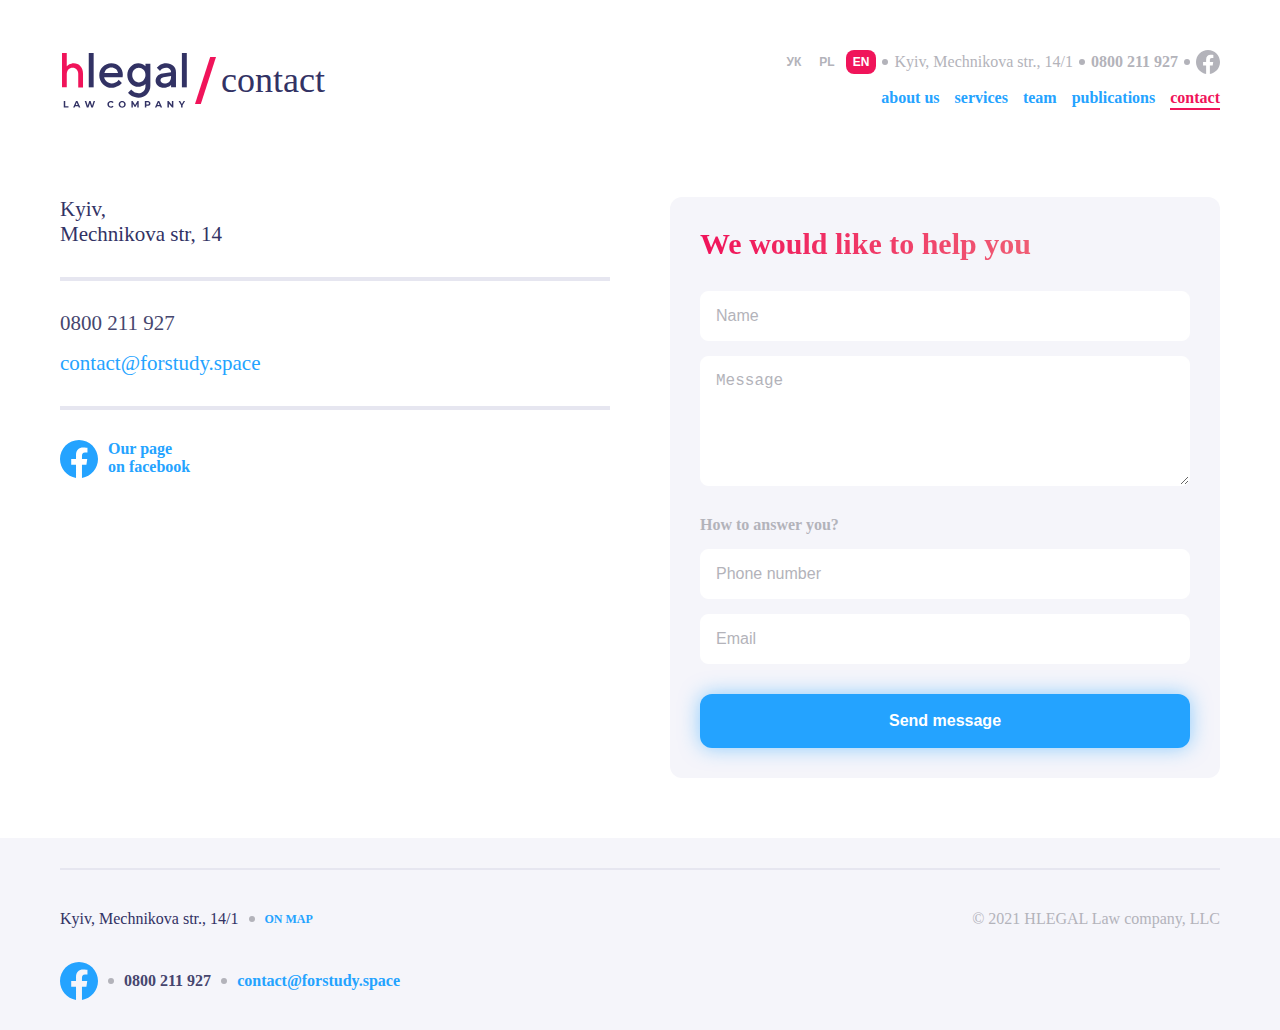
<file: contact.html>
<!DOCTYPE html>
<html lang="en">

<head>
  <meta charset="UTF-8">
  <meta name="viewport" content="width=device-width, initial-scale=1.0">
  <title>Document</title>
  <link rel="preconnect" href="https://fonts.googleapis.com">
  <link rel="preconnect" href="https://fonts.gstatic.com" crossorigin>
  <link
    href="https://fonts.googleapis.com/css2?family=Encode+Sans+Expanded:wght@100;200;300;400;500;600;700;800;900&family=Montserrat:ital,wght@0,100..900;1,100..900&display=swap"
    rel="stylesheet">
  <link rel="stylesheet" href="styles/reset.css">
  <link rel="stylesheet" href="styles/style.css">
  <link rel="stylesheet" href="styles/contact.css">
</head>

<body>
  <header>
    <div class="contacts contacts__forPublication">
      <div class="contacts__lnges">
        <button class="lnges__btn forPublicationHeader">УК</button>
        <button class="lnges__btn forPublicationHeader">PL</button>
        <button class="lnges__btn lnges__btn--active">EN</button>
      </div>
      <svg xmlns="http://www.w3.org/2000/svg" width="6" height="6" viewBox="0 0 6 6" fill="none" class="bigBoy">
        <circle cx="3" cy="3" r="3" fill="#B3B3BA" />
      </svg>
      <h3 class="address__name bigBoy">Kyiv, Mechnikova str., 14/1</h3>
      <svg xmlns="http://www.w3.org/2000/svg" width="6" height="6" viewBox="0 0 6 6" fill="none" class="bigBoy">
        <circle cx="3" cy="3" r="3" fill="#B3B3BA" />
      </svg>
      <span class="contacts__contact forPublicationHeader">
        0800 211 927
      </span>
      <svg xmlns="http://www.w3.org/2000/svg" width="6" height="6" viewBox="0 0 6 6" fill="none" class="bigBoy">
        <circle cx="3" cy="3" r="3" fill="#B3B3BA" />
      </svg>
      <svg xmlns="http://www.w3.org/2000/svg" width="24" height="24" viewBox="0 0 24 24" fill="none"
        class="bigBoy facebook">
        <g clip-path="url(#clip0_178576_1651)">
          <path
            d="M24 12.0733C24 5.40541 18.6274 0 12 0C5.37258 0 0 5.40541 0 12.0733C0 18.0995 4.38823 23.0943 10.125 24V15.5633H7.07812V12.0733H10.125V9.41343C10.125 6.38755 11.9165 4.71615 14.6576 4.71615C15.9705 4.71615 17.3438 4.95195 17.3438 4.95195V7.92313H15.8306C14.3399 7.92313 13.875 8.85379 13.875 9.80857V12.0733H17.2031L16.6711 15.5633H13.875V24C19.6118 23.0943 24 18.0995 24 12.0733Z"
            fill="#B3B3BA" />
        </g>
        <defs>
          <clipPath id="clip0_178576_1651">
            <rect width="24" height="24" fill="white" />
          </clipPath>
        </defs>
      </svg>
    </div>
    <div class="pinned">
      <div class="pinned__logo">
        <a href="./index.html">
          <div class="pinned__logo__assets">
            <svg xmlns="http://www.w3.org/2000/svg" width="70" height="25" viewBox="0 0 70 25" fill="none"
              class="pinned__logo__brand">
              <path
                d="M2.64358 0H0V19.0926H2.64358V12.0094C2.64358 10.8111 2.94164 9.86583 3.53774 9.20012C4.13384 8.53441 4.95024 8.18824 5.96102 8.18824C6.82926 8.18824 7.55495 8.50778 8.13809 9.12024C8.72124 9.74601 9.01929 10.5315 9.01929 11.4769V19.1059H11.6758V11.4769C11.6758 9.71938 11.1964 8.3347 10.2374 7.29619C9.27846 6.25768 8.02146 5.73843 6.49233 5.73843C6.05173 5.73843 5.61114 5.79168 5.1835 5.91151C4.7429 6.03134 4.39301 6.16448 4.10792 6.31094C3.82283 6.45739 3.5507 6.61717 3.30448 6.80356C3.05826 6.98996 2.8898 7.12311 2.81205 7.20299C2.7343 7.28288 2.6695 7.33613 2.64358 7.37608V0Z"
                fill="#F0145A" />
              <path d="M17.5856 0H14.8604V19.0767H17.5856V0Z" fill="#323264" />
              <path
                d="M33.6598 13.4896L33.796 12.127C33.796 10.3011 33.1965 8.77493 31.9701 7.54857C30.7438 6.32221 29.2176 5.72266 27.3917 5.72266C25.5658 5.72266 23.9851 6.37672 22.677 7.68483C21.3689 8.99295 20.7148 10.5463 20.7148 12.3995C20.7148 14.3072 21.3962 15.9423 22.7315 17.305C24.0669 18.6676 25.6748 19.3489 27.528 19.3489C28.2365 19.3489 28.8906 19.2399 29.5446 19.0491C30.1987 18.8311 30.7438 18.6131 31.1253 18.3951C31.5341 18.1498 31.9429 17.8773 32.2971 17.5775C32.6514 17.2777 32.8967 17.0597 33.0057 16.9234C33.1147 16.7872 33.1965 16.7054 33.251 16.6236L31.4796 14.8522L31.0708 15.37C30.7983 15.6971 30.335 16.0241 29.6809 16.3784C28.9996 16.7327 28.291 16.8962 27.528 16.8962C26.4651 16.8962 25.5658 16.5691 24.8027 15.8878C24.0396 15.2065 23.5764 14.4162 23.4401 13.4896H33.6598ZM27.3917 8.03912C28.4 8.03912 29.2176 8.33889 29.8989 8.9112C30.553 9.51075 30.9618 10.2466 31.1253 11.1732H23.5491C23.7944 10.2466 24.2304 9.51075 24.9117 8.9112C25.5658 8.33889 26.4106 8.03912 27.3917 8.03912Z"
                fill="#323264" />
              <path
                d="M46.3695 18.286C46.3695 19.4852 46.0153 20.4662 45.2794 21.2293C44.5709 21.9651 43.6715 22.3467 42.5542 22.3467C42.0637 22.3467 41.5731 22.2649 41.1098 22.1286C40.6465 21.9924 40.2922 21.8289 39.9925 21.6381C39.6927 21.4473 39.4202 21.2566 39.1476 21.0113C38.9024 20.766 38.7389 20.6025 38.6571 20.5207C38.5753 20.439 38.5208 20.3572 38.4663 20.3027L36.6949 22.0741L36.9129 22.3467C37.0492 22.5374 37.2945 22.7827 37.6215 23.0552C37.9485 23.3005 38.3301 23.573 38.7661 23.8455C39.2021 24.0908 39.7472 24.3088 40.4285 24.4996C41.1098 24.6904 41.8184 24.7994 42.5542 24.7994C44.4074 24.7994 45.9335 24.1726 47.2144 22.919C48.468 21.6381 49.0948 20.112 49.0948 18.2588V5.99518H46.3695V7.3578L45.9062 6.94902C45.6065 6.67649 45.1432 6.40397 44.4891 6.13144C43.8351 5.85892 43.1265 5.72266 42.4179 5.72266C40.7555 5.72266 39.3384 6.34946 38.112 7.63033C36.8857 8.9112 36.2861 10.4373 36.2861 12.2632C36.2861 14.0892 36.8857 15.6153 38.112 16.8962C39.3384 18.177 40.7555 18.8038 42.4179 18.8038C42.8812 18.8038 43.3173 18.7493 43.7806 18.6403C44.2166 18.5041 44.5709 18.3678 44.8707 18.2315C45.1704 18.0953 45.443 17.9318 45.6882 17.741C45.9335 17.5502 46.1243 17.414 46.1788 17.3595L46.3695 17.1687V18.286ZM39.0114 12.2632C39.0114 11.1186 39.3657 10.1648 40.1015 9.37449C40.8373 8.58417 41.7094 8.17538 42.6905 8.17538C43.6715 8.17538 44.5436 8.58417 45.2794 9.37449C45.988 10.1648 46.3695 11.1186 46.3695 12.2632C46.3695 13.4079 45.988 14.3617 45.2794 15.152C44.5436 15.9423 43.6715 16.3511 42.6905 16.3511C41.7094 16.3511 40.8373 15.9423 40.1015 15.152C39.3657 14.3617 39.0114 13.4079 39.0114 12.2632Z"
                fill="#323264" />
              <path
                d="M63.3195 19.0764V10.6281C63.3195 9.23823 62.8017 8.06637 61.7934 7.13979C60.7851 6.18595 59.4769 5.72266 57.869 5.72266C57.2422 5.72266 56.6154 5.80441 56.0159 5.96793C55.4163 6.1587 54.9258 6.34946 54.5715 6.56748C54.2172 6.7855 53.8629 7.03078 53.5359 7.33055C53.2089 7.60308 53.0181 7.79384 52.9091 7.90285C52.8273 8.01186 52.7456 8.09362 52.6911 8.17538L54.4625 9.94679L54.8168 9.4835C55.0348 9.18372 55.4163 8.9112 55.9886 8.61142C56.5609 8.31164 57.1877 8.17538 57.869 8.17538C58.6594 8.17538 59.3134 8.42065 59.8312 8.88394C60.349 9.34724 60.5943 9.94679 60.5943 10.6281L55.8251 11.4457C54.6533 11.6364 53.6994 12.0997 53.0454 12.8356C52.364 13.5714 52.0098 14.4707 52.0098 15.5335C52.0098 16.5419 52.4458 17.414 53.3179 18.177C54.2172 18.9674 55.3073 19.3489 56.6427 19.3489C57.106 19.3489 57.542 19.2944 57.9781 19.1581C58.4413 19.0491 58.7956 18.9129 59.0954 18.7766C59.3952 18.6403 59.6677 18.4768 59.913 18.286C60.1583 18.0953 60.3218 17.959 60.4308 17.9045C60.5125 17.8228 60.567 17.741 60.5943 17.7137V19.0764H63.3195ZM57.0515 16.8962C56.3429 16.8962 55.7706 16.7327 55.3618 16.4056C54.9258 16.0786 54.735 15.6971 54.735 15.261C54.735 14.7977 54.8713 14.3889 55.1711 14.0892C55.4708 13.7894 55.8796 13.5714 56.3702 13.4896L60.5943 12.8083V13.0808C60.5943 14.3072 60.2945 15.2338 59.6677 15.9151C59.0409 16.5691 58.1688 16.8962 57.0515 16.8962Z"
                fill="#323264" />
              <path d="M69.3337 0H66.6084V19.0767H69.3337V0Z" fill="#323264" />
            </svg>
            <svg xmlns="http://www.w3.org/2000/svg" width="70" height="4" viewBox="0 0 70 4" fill="none"
              class="pinned__logo__brandName">
              <path d="M0 0.063176H0.852878V3.05352H2.70078V3.74845H0V0.063176Z" fill="#323264" />
              <path
                d="M8.26752 2.95875H6.5565L6.23009 3.74845H5.35615L6.99873 0.063176H7.84108L9.48893 3.74845H8.59393L8.26752 2.95875ZM7.99902 2.3112L7.41464 0.900261L6.83026 2.3112H7.99902Z"
                fill="#323264" />
              <path
                d="M17.8731 0.063176L16.6675 3.74845H15.7515L14.9407 1.25299L14.1036 3.74845H13.1928L11.982 0.063176H12.8664L13.6982 2.6534L14.5669 0.063176H15.3566L16.199 2.67446L17.0571 0.063176H17.8731Z"
                fill="#323264" />
              <path
                d="M26.9457 3.81163C26.5702 3.81163 26.2297 3.73091 25.9244 3.56945C25.6225 3.40449 25.3838 3.17811 25.2084 2.89031C25.0364 2.599 24.9504 2.27083 24.9504 1.90582C24.9504 1.5408 25.0364 1.21439 25.2084 0.926584C25.3838 0.635272 25.6225 0.40889 25.9244 0.24744C26.2297 0.0824801 26.5719 0 26.951 0C27.2704 0 27.5582 0.0561566 27.8144 0.16847C28.0741 0.280783 28.2917 0.442233 28.4672 0.652821L27.9197 1.15823C27.6705 0.870428 27.3616 0.726526 26.9931 0.726526C26.7649 0.726526 26.5614 0.777418 26.3824 0.879202C26.2034 0.977476 26.063 1.11611 25.9612 1.29511C25.8629 1.47411 25.8138 1.67768 25.8138 1.90582C25.8138 2.13395 25.8629 2.33752 25.9612 2.51652C26.063 2.69552 26.2034 2.83591 26.3824 2.93769C26.5614 3.03597 26.7649 3.0851 26.9931 3.0851C27.3616 3.0851 27.6705 2.93945 27.9197 2.64814L28.4672 3.15354C28.2917 3.36764 28.0741 3.53085 27.8144 3.64316C27.5547 3.75547 27.2651 3.81163 26.9457 3.81163Z"
                fill="#323264" />
              <path
                d="M33.3831 3.81163C33.0005 3.81163 32.6548 3.72915 32.3459 3.56419C32.0406 3.39923 31.8002 3.17285 31.6247 2.88505C31.4527 2.59373 31.3667 2.26732 31.3667 1.90582C31.3667 1.54431 31.4527 1.21965 31.6247 0.931849C31.8002 0.640536 32.0406 0.4124 32.3459 0.24744C32.6548 0.0824801 33.0005 0 33.3831 0C33.7657 0 34.1096 0.0824801 34.415 0.24744C34.7203 0.4124 34.9607 0.640536 35.1362 0.931849C35.3117 1.21965 35.3995 1.54431 35.3995 1.90582C35.3995 2.26732 35.3117 2.59373 35.1362 2.88505C34.9607 3.17285 34.7203 3.39923 34.415 3.56419C34.1096 3.72915 33.7657 3.81163 33.3831 3.81163ZM33.3831 3.0851C33.6007 3.0851 33.7972 3.03597 33.9727 2.93769C34.1482 2.83591 34.2851 2.69552 34.3834 2.51652C34.4852 2.33752 34.5361 2.13395 34.5361 1.90582C34.5361 1.67768 34.4852 1.47411 34.3834 1.29511C34.2851 1.11611 34.1482 0.977476 33.9727 0.879202C33.7972 0.777418 33.6007 0.726526 33.3831 0.726526C33.1655 0.726526 32.9689 0.777418 32.7934 0.879202C32.618 0.977476 32.4793 1.11611 32.3775 1.29511C32.2793 1.47411 32.2301 1.67768 32.2301 1.90582C32.2301 2.13395 32.2793 2.33752 32.3775 2.51652C32.4793 2.69552 32.618 2.83591 32.7934 2.93769C32.9689 3.03597 33.1655 3.0851 33.3831 3.0851Z"
                fill="#323264" />
              <path
                d="M42.0264 3.74845L42.0211 1.53729L40.9366 3.35887H40.5523L39.473 1.58467V3.74845H38.6728V0.063176H39.3782L40.7576 2.35331L42.1159 0.063176H42.8161L42.8266 3.74845H42.0264Z"
                fill="#323264" />
              <path
                d="M47.9285 0.063176C48.2549 0.063176 48.5374 0.117578 48.7761 0.226381C49.0183 0.335185 49.2043 0.489615 49.3342 0.689673C49.464 0.889731 49.529 1.12664 49.529 1.40041C49.529 1.67066 49.464 1.90757 49.3342 2.11114C49.2043 2.3112 49.0183 2.46563 48.7761 2.57443C48.5374 2.67972 48.2549 2.73237 47.9285 2.73237H47.1862V3.74845H46.3333V0.063176H47.9285ZM47.8811 2.03743C48.1373 2.03743 48.3321 1.98303 48.4655 1.87423C48.5989 1.76191 48.6656 1.60397 48.6656 1.40041C48.6656 1.19333 48.5989 1.03539 48.4655 0.926584C48.3321 0.814271 48.1373 0.758114 47.8811 0.758114H47.1862V2.03743H47.8811Z"
                fill="#323264" />
              <path
                d="M55.0121 2.95875H53.3011L52.9747 3.74845H52.1008L53.7433 0.063176H54.5857L56.2335 3.74845H55.3385L55.0121 2.95875ZM54.7436 2.3112L54.1592 0.900261L53.5749 2.3112H54.7436Z"
                fill="#323264" />
              <path
                d="M62.6281 0.063176V3.74845H61.9279L60.0906 1.51096V3.74845H59.2482V0.063176H59.9537L61.7858 2.30067V0.063176H62.6281Z"
                fill="#323264" />
              <path
                d="M67.9013 2.44281V3.74845H67.0485V2.43228L65.6217 0.063176H66.5273L67.5117 1.70049L68.4963 0.063176H69.3333L67.9013 2.44281Z"
                fill="#323264" />
            </svg>
          </div>
        </a>
        <svg xmlns="http://www.w3.org/2000/svg" width="12" height="26" viewBox="0 0 12 26" fill="none"
          class="pinned__logo__slash forMobileElement">
          <path fill-rule="evenodd" clip-rule="evenodd" d="M8.39478 0H11.617L3.22224 26H0L8.39478 0Z" fill="#F0145A" />
        </svg>
        <svg xmlns="http://www.w3.org/2000/svg" width="21" height="47" viewBox="0 0 21 47" fill="none"
          class="pinned__logo__bigSlash">
          <path fill-rule="evenodd" clip-rule="evenodd" d="M15.1752 0H21L5.82483 47H0L15.1752 0Z" fill="#F0145A" />
        </svg>
        <span class="pinned__logo__info pinned__logo__info__forPublication">contact</span>
      </div>
      <button class="pinned__button forMobileElement">
        <svg xmlns="http://www.w3.org/2000/svg" width="32" height="32" viewBox="0 0 32 32" fill="none">
          <rect width="32" height="32" rx="8" fill="none"/>
          <path d="M7 10H25" stroke="#323264" stroke-width="2" />
          <path d="M7 16H25" stroke="#323264" stroke-width="2" />
          <path d="M7 22H25" stroke="#323264" stroke-width="2" />
        </svg>
      </button>
    </div>
    <nav class="sitenav bigBoy">
      <ul>
        <li class="sitenav__cat sitenav__cat--whitePage"><a href="./about.html">about us</a></li>
        <li class="sitenav__cat sitenav__cat--whitePage"><a href="./services.html">services</a></li>
        <li class="sitenav__cat sitenav__cat--whitePage"><a href="./team.html">team</a></li>
        <li class="sitenav__cat sitenav__cat--whitePage"><a href="./publications.html">publications</a></li>
        <li class="sitenav__cat sitenav__cat--active"><a href="./contact.html">contact</a></li>
      </ul>
    </nav>
  </header>
  <main>
    <div class="contacts">
      <span class="contacts__adress">Kyiv,<br>Mechnikova str, 14</span>
      <div class="greyLine"></div>
      <div class="contacts__numANDemail">
        <span class="contacts__phoneNumber">0800 211 927</span>
        <span class="contacts__email">contact@forstudy.space</span>
      </div>
      <div class="greyLine"></div>
      <div class="contacts__facebook">
        <svg xmlns="http://www.w3.org/2000/svg" width="38" height="38" viewBox="0 0 38 38" fill="none">
          <g clip-path="url(#clip0_22724_6982)">
            <path
              d="M38 19.1161C38 8.55857 29.4934 0 19 0C8.50658 0 0 8.55857 0 19.1161C0 28.6575 6.94803 36.5659 16.0312 38V24.6419H11.207V19.1161H16.0312V14.9046C16.0312 10.1136 18.8678 7.46723 23.2078 7.46723C25.2866 7.46723 27.4609 7.84059 27.4609 7.84059V12.545H25.0651C22.7048 12.545 21.9688 14.0185 21.9688 15.5302V19.1161H27.2383L26.3959 24.6419H21.9688V38C31.052 36.5659 38 28.6575 38 19.1161Z"
              fill="#24A3FF" />
          </g>
          <defs>
            <clipPath id="clip0_22724_6982">
              <rect width="38" height="38" fill="white" />
            </clipPath>
          </defs>
        </svg>
        <a href="#"><span>Our page <br>on facebook</span></a>
      </div>
    </div>
    <div class="feedback">
      <h1>We would like to help you</h1>
      <div class="feedback__userinfo">
        <input type="text" placeholder="Name" class="feedback__iputName">
        <textarea placeholder="Message" class="feedback__iputMessage"></textarea>
      </div>
      <div class="feedback__userdate">
        <h3>How to answer you?</h3>
        <input type="tel" placeholder="Phone number" class="feedback__iputPhone">
        <input type="email" placeholder="Email" class="feedback__iputEmail">
      </div>
      <button>Send message</button>
    </div>
  </main>
  <footer>
    <div class="topLine"></div>
    <div class="info">
      <div class="address">
        <h3 class="address__name">Kyiv, Mechnikova str., 14/1</h3>
        <svg xmlns="http://www.w3.org/2000/svg" width="6" height="6" viewBox="0 0 6 6" fill="none" class="bigBoy">
          <circle cx="3" cy="3" r="3" fill="#B3B3BA" />
        </svg>
        <a href="#">On map</a>
      </div>
      <div class="contact contact__wide">
        <svg xmlns="http://www.w3.org/2000/svg" width="38" height="38" viewBox="0 0 38 38" fill="none"
          class="contact__icon">
          <g clip-path="url(#clip0_178571_1633)">
            <path
              d="M38 19.1161C38 8.55857 29.4934 0 19 0C8.50658 0 0 8.55857 0 19.1161C0 28.6575 6.94803 36.5659 16.0312 38V24.6419H11.207V19.1161H16.0312V14.9046C16.0312 10.1136 18.8678 7.46723 23.2078 7.46723C25.2866 7.46723 27.4609 7.84059 27.4609 7.84059V12.545H25.0651C22.7048 12.545 21.9688 14.0185 21.9688 15.5302V19.1161H27.2383L26.3959 24.6419H21.9688V38C31.052 36.5659 38 28.6575 38 19.1161Z"
              fill="#24A3FF" />
          </g>
          <defs>
            <clipPath id="clip0_178571_1633">
              <rect width="38" height="38" fill="white" />
            </clipPath>
          </defs>
        </svg>
        <svg xmlns="http://www.w3.org/2000/svg" width="6" height="6" viewBox="0 0 6 6" fill="none" class="bigBoy">
          <circle cx="3" cy="3" r="3" fill="#B3B3BA" />
        </svg>
        <h3 class="contact__phone">0800 211 927</h3>
        <svg xmlns="http://www.w3.org/2000/svg" width="6" height="6" viewBox="0 0 6 6" fill="none" class="bigBoy">
          <circle cx="3" cy="3" r="3" fill="#B3B3BA" />
        </svg>
        <h4 class="contact__email">contact@forstudy.space</h4>
      </div>
      <h3 class="end">© 2021 HLEGAL Law company, LLC</h3>
    </div>
  </footer>
</body>

</html>
</file>
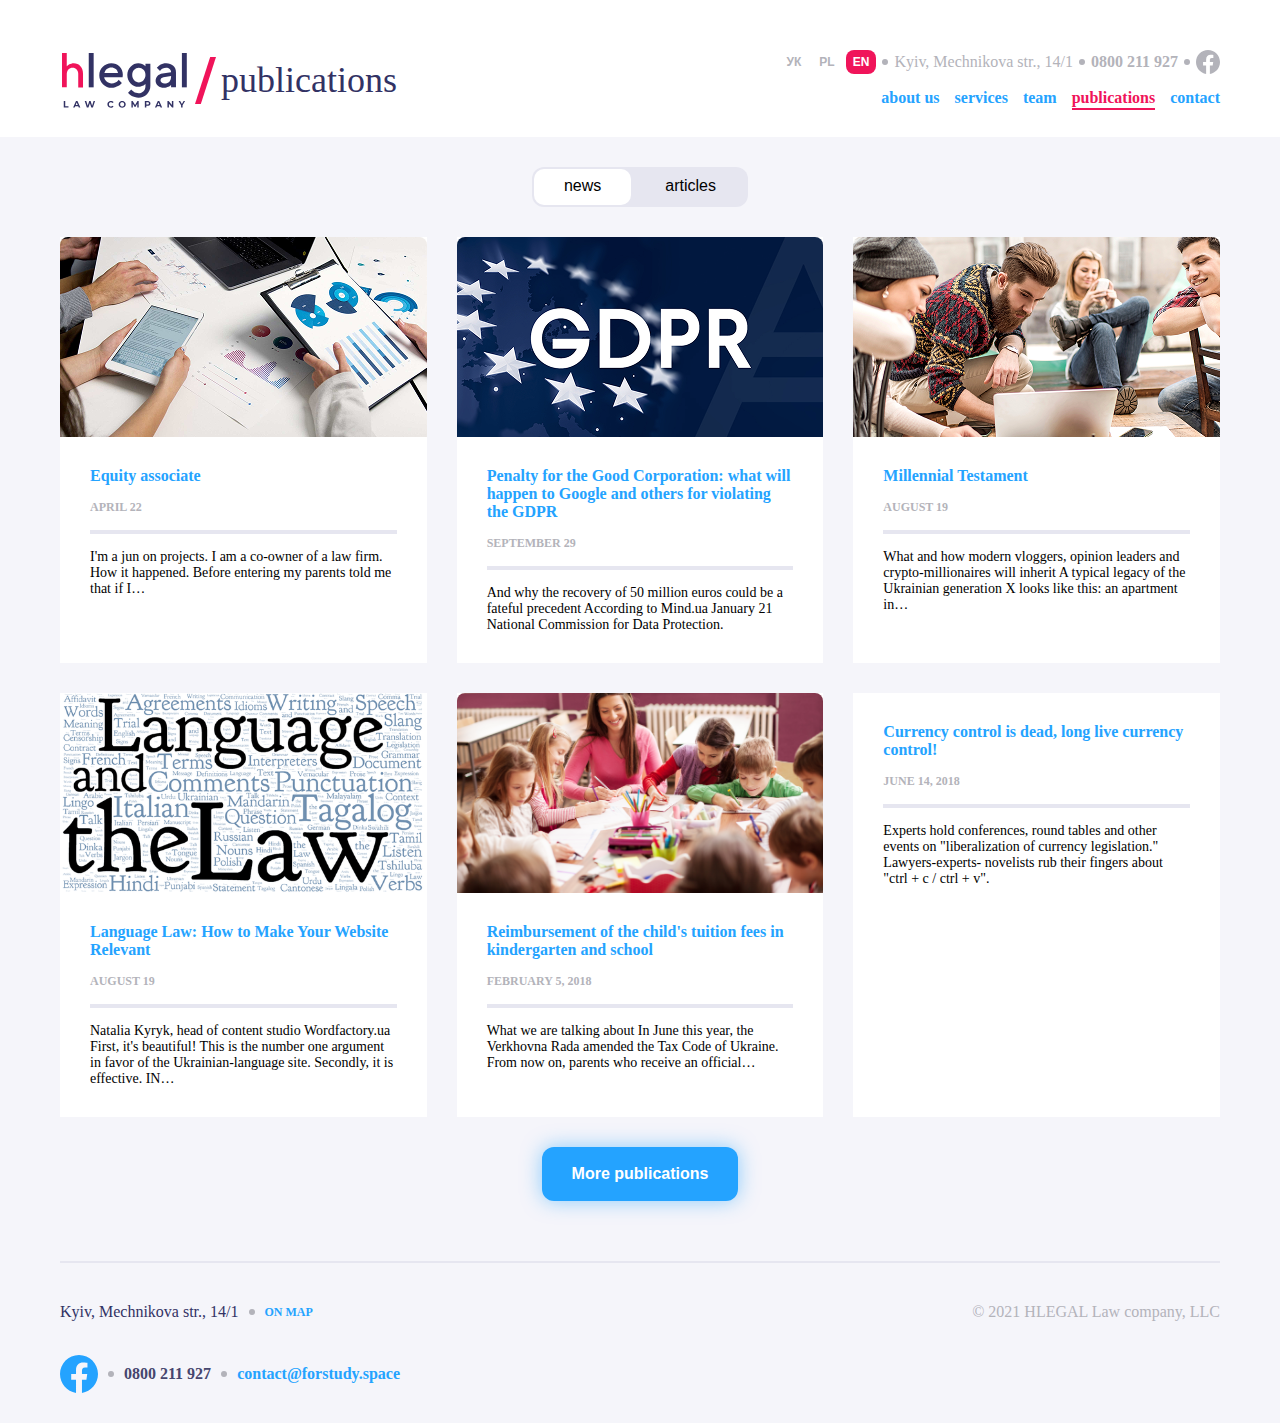
<file: publications.html>
<!DOCTYPE html>
<html lang="en">

<head>
  <meta charset="UTF-8">
  <meta name="viewport" content="width=device-width, initial-scale=1.0">
  <title>Document</title>
  <link rel="preconnect" href="https://fonts.googleapis.com">
  <link rel="preconnect" href="https://fonts.gstatic.com" crossorigin>
  <link
    href="https://fonts.googleapis.com/css2?family=Encode+Sans+Expanded:wght@100;200;300;400;500;600;700;800;900&family=Montserrat:ital,wght@0,100..900;1,100..900&display=swap"
    rel="stylesheet">
  <link rel="stylesheet" href="styles/reset.css">
  <link rel="stylesheet" href="styles/style.css">
</head>

<body>
  <header>
    <div class="contacts contacts__forPublication">
      <div class="contacts__lnges">
        <button class="lnges__btn forPublicationHeader">УК</button>
        <button class="lnges__btn forPublicationHeader">PL</button>
        <button class="lnges__btn lnges__btn--active">EN</button>
      </div>
      <svg xmlns="http://www.w3.org/2000/svg" width="6" height="6" viewBox="0 0 6 6" fill="none" class="bigBoy">
        <circle cx="3" cy="3" r="3" fill="#B3B3BA" />
      </svg>
      <h3 class="address__name bigBoy">Kyiv, Mechnikova str., 14/1</h3>
      <svg xmlns="http://www.w3.org/2000/svg" width="6" height="6" viewBox="0 0 6 6" fill="none" class="bigBoy">
        <circle cx="3" cy="3" r="3" fill="#B3B3BA" />
      </svg>
      <span class="contacts__contact forPublicationHeader">
        0800 211 927
      </span>
      <svg xmlns="http://www.w3.org/2000/svg" width="6" height="6" viewBox="0 0 6 6" fill="none" class="bigBoy">
        <circle cx="3" cy="3" r="3" fill="#B3B3BA" />
      </svg>
      <svg xmlns="http://www.w3.org/2000/svg" width="24" height="24" viewBox="0 0 24 24" fill="none"
        class="bigBoy facebook">
        <g clip-path="url(#clip0_178576_1651)">
          <path
            d="M24 12.0733C24 5.40541 18.6274 0 12 0C5.37258 0 0 5.40541 0 12.0733C0 18.0995 4.38823 23.0943 10.125 24V15.5633H7.07812V12.0733H10.125V9.41343C10.125 6.38755 11.9165 4.71615 14.6576 4.71615C15.9705 4.71615 17.3438 4.95195 17.3438 4.95195V7.92313H15.8306C14.3399 7.92313 13.875 8.85379 13.875 9.80857V12.0733H17.2031L16.6711 15.5633H13.875V24C19.6118 23.0943 24 18.0995 24 12.0733Z"
            fill="#B3B3BA" />
        </g>
        <defs>
          <clipPath id="clip0_178576_1651">
            <rect width="24" height="24" fill="white" />
          </clipPath>
        </defs>
      </svg>
    </div>
    <div class="pinned">
      <div class="pinned__logo">
        <a href="./index.html">
          <div class="pinned__logo__assets">
            <svg xmlns="http://www.w3.org/2000/svg" width="70" height="25" viewBox="0 0 70 25" fill="none"
              class="pinned__logo__brand">
              <path
                d="M2.64358 0H0V19.0926H2.64358V12.0094C2.64358 10.8111 2.94164 9.86583 3.53774 9.20012C4.13384 8.53441 4.95024 8.18824 5.96102 8.18824C6.82926 8.18824 7.55495 8.50778 8.13809 9.12024C8.72124 9.74601 9.01929 10.5315 9.01929 11.4769V19.1059H11.6758V11.4769C11.6758 9.71938 11.1964 8.3347 10.2374 7.29619C9.27846 6.25768 8.02146 5.73843 6.49233 5.73843C6.05173 5.73843 5.61114 5.79168 5.1835 5.91151C4.7429 6.03134 4.39301 6.16448 4.10792 6.31094C3.82283 6.45739 3.5507 6.61717 3.30448 6.80356C3.05826 6.98996 2.8898 7.12311 2.81205 7.20299C2.7343 7.28288 2.6695 7.33613 2.64358 7.37608V0Z"
                fill="#F0145A" />
              <path d="M17.5856 0H14.8604V19.0767H17.5856V0Z" fill="#323264" />
              <path
                d="M33.6598 13.4896L33.796 12.127C33.796 10.3011 33.1965 8.77493 31.9701 7.54857C30.7438 6.32221 29.2176 5.72266 27.3917 5.72266C25.5658 5.72266 23.9851 6.37672 22.677 7.68483C21.3689 8.99295 20.7148 10.5463 20.7148 12.3995C20.7148 14.3072 21.3962 15.9423 22.7315 17.305C24.0669 18.6676 25.6748 19.3489 27.528 19.3489C28.2365 19.3489 28.8906 19.2399 29.5446 19.0491C30.1987 18.8311 30.7438 18.6131 31.1253 18.3951C31.5341 18.1498 31.9429 17.8773 32.2971 17.5775C32.6514 17.2777 32.8967 17.0597 33.0057 16.9234C33.1147 16.7872 33.1965 16.7054 33.251 16.6236L31.4796 14.8522L31.0708 15.37C30.7983 15.6971 30.335 16.0241 29.6809 16.3784C28.9996 16.7327 28.291 16.8962 27.528 16.8962C26.4651 16.8962 25.5658 16.5691 24.8027 15.8878C24.0396 15.2065 23.5764 14.4162 23.4401 13.4896H33.6598ZM27.3917 8.03912C28.4 8.03912 29.2176 8.33889 29.8989 8.9112C30.553 9.51075 30.9618 10.2466 31.1253 11.1732H23.5491C23.7944 10.2466 24.2304 9.51075 24.9117 8.9112C25.5658 8.33889 26.4106 8.03912 27.3917 8.03912Z"
                fill="#323264" />
              <path
                d="M46.3695 18.286C46.3695 19.4852 46.0153 20.4662 45.2794 21.2293C44.5709 21.9651 43.6715 22.3467 42.5542 22.3467C42.0637 22.3467 41.5731 22.2649 41.1098 22.1286C40.6465 21.9924 40.2922 21.8289 39.9925 21.6381C39.6927 21.4473 39.4202 21.2566 39.1476 21.0113C38.9024 20.766 38.7389 20.6025 38.6571 20.5207C38.5753 20.439 38.5208 20.3572 38.4663 20.3027L36.6949 22.0741L36.9129 22.3467C37.0492 22.5374 37.2945 22.7827 37.6215 23.0552C37.9485 23.3005 38.3301 23.573 38.7661 23.8455C39.2021 24.0908 39.7472 24.3088 40.4285 24.4996C41.1098 24.6904 41.8184 24.7994 42.5542 24.7994C44.4074 24.7994 45.9335 24.1726 47.2144 22.919C48.468 21.6381 49.0948 20.112 49.0948 18.2588V5.99518H46.3695V7.3578L45.9062 6.94902C45.6065 6.67649 45.1432 6.40397 44.4891 6.13144C43.8351 5.85892 43.1265 5.72266 42.4179 5.72266C40.7555 5.72266 39.3384 6.34946 38.112 7.63033C36.8857 8.9112 36.2861 10.4373 36.2861 12.2632C36.2861 14.0892 36.8857 15.6153 38.112 16.8962C39.3384 18.177 40.7555 18.8038 42.4179 18.8038C42.8812 18.8038 43.3173 18.7493 43.7806 18.6403C44.2166 18.5041 44.5709 18.3678 44.8707 18.2315C45.1704 18.0953 45.443 17.9318 45.6882 17.741C45.9335 17.5502 46.1243 17.414 46.1788 17.3595L46.3695 17.1687V18.286ZM39.0114 12.2632C39.0114 11.1186 39.3657 10.1648 40.1015 9.37449C40.8373 8.58417 41.7094 8.17538 42.6905 8.17538C43.6715 8.17538 44.5436 8.58417 45.2794 9.37449C45.988 10.1648 46.3695 11.1186 46.3695 12.2632C46.3695 13.4079 45.988 14.3617 45.2794 15.152C44.5436 15.9423 43.6715 16.3511 42.6905 16.3511C41.7094 16.3511 40.8373 15.9423 40.1015 15.152C39.3657 14.3617 39.0114 13.4079 39.0114 12.2632Z"
                fill="#323264" />
              <path
                d="M63.3195 19.0764V10.6281C63.3195 9.23823 62.8017 8.06637 61.7934 7.13979C60.7851 6.18595 59.4769 5.72266 57.869 5.72266C57.2422 5.72266 56.6154 5.80441 56.0159 5.96793C55.4163 6.1587 54.9258 6.34946 54.5715 6.56748C54.2172 6.7855 53.8629 7.03078 53.5359 7.33055C53.2089 7.60308 53.0181 7.79384 52.9091 7.90285C52.8273 8.01186 52.7456 8.09362 52.6911 8.17538L54.4625 9.94679L54.8168 9.4835C55.0348 9.18372 55.4163 8.9112 55.9886 8.61142C56.5609 8.31164 57.1877 8.17538 57.869 8.17538C58.6594 8.17538 59.3134 8.42065 59.8312 8.88394C60.349 9.34724 60.5943 9.94679 60.5943 10.6281L55.8251 11.4457C54.6533 11.6364 53.6994 12.0997 53.0454 12.8356C52.364 13.5714 52.0098 14.4707 52.0098 15.5335C52.0098 16.5419 52.4458 17.414 53.3179 18.177C54.2172 18.9674 55.3073 19.3489 56.6427 19.3489C57.106 19.3489 57.542 19.2944 57.9781 19.1581C58.4413 19.0491 58.7956 18.9129 59.0954 18.7766C59.3952 18.6403 59.6677 18.4768 59.913 18.286C60.1583 18.0953 60.3218 17.959 60.4308 17.9045C60.5125 17.8228 60.567 17.741 60.5943 17.7137V19.0764H63.3195ZM57.0515 16.8962C56.3429 16.8962 55.7706 16.7327 55.3618 16.4056C54.9258 16.0786 54.735 15.6971 54.735 15.261C54.735 14.7977 54.8713 14.3889 55.1711 14.0892C55.4708 13.7894 55.8796 13.5714 56.3702 13.4896L60.5943 12.8083V13.0808C60.5943 14.3072 60.2945 15.2338 59.6677 15.9151C59.0409 16.5691 58.1688 16.8962 57.0515 16.8962Z"
                fill="#323264" />
              <path d="M69.3337 0H66.6084V19.0767H69.3337V0Z" fill="#323264" />
            </svg>
            <svg xmlns="http://www.w3.org/2000/svg" width="70" height="4" viewBox="0 0 70 4" fill="none"
              class="pinned__logo__brandName">
              <path d="M0 0.063176H0.852878V3.05352H2.70078V3.74845H0V0.063176Z" fill="#323264" />
              <path
                d="M8.26752 2.95875H6.5565L6.23009 3.74845H5.35615L6.99873 0.063176H7.84108L9.48893 3.74845H8.59393L8.26752 2.95875ZM7.99902 2.3112L7.41464 0.900261L6.83026 2.3112H7.99902Z"
                fill="#323264" />
              <path
                d="M17.8731 0.063176L16.6675 3.74845H15.7515L14.9407 1.25299L14.1036 3.74845H13.1928L11.982 0.063176H12.8664L13.6982 2.6534L14.5669 0.063176H15.3566L16.199 2.67446L17.0571 0.063176H17.8731Z"
                fill="#323264" />
              <path
                d="M26.9457 3.81163C26.5702 3.81163 26.2297 3.73091 25.9244 3.56945C25.6225 3.40449 25.3838 3.17811 25.2084 2.89031C25.0364 2.599 24.9504 2.27083 24.9504 1.90582C24.9504 1.5408 25.0364 1.21439 25.2084 0.926584C25.3838 0.635272 25.6225 0.40889 25.9244 0.24744C26.2297 0.0824801 26.5719 0 26.951 0C27.2704 0 27.5582 0.0561566 27.8144 0.16847C28.0741 0.280783 28.2917 0.442233 28.4672 0.652821L27.9197 1.15823C27.6705 0.870428 27.3616 0.726526 26.9931 0.726526C26.7649 0.726526 26.5614 0.777418 26.3824 0.879202C26.2034 0.977476 26.063 1.11611 25.9612 1.29511C25.8629 1.47411 25.8138 1.67768 25.8138 1.90582C25.8138 2.13395 25.8629 2.33752 25.9612 2.51652C26.063 2.69552 26.2034 2.83591 26.3824 2.93769C26.5614 3.03597 26.7649 3.0851 26.9931 3.0851C27.3616 3.0851 27.6705 2.93945 27.9197 2.64814L28.4672 3.15354C28.2917 3.36764 28.0741 3.53085 27.8144 3.64316C27.5547 3.75547 27.2651 3.81163 26.9457 3.81163Z"
                fill="#323264" />
              <path
                d="M33.3831 3.81163C33.0005 3.81163 32.6548 3.72915 32.3459 3.56419C32.0406 3.39923 31.8002 3.17285 31.6247 2.88505C31.4527 2.59373 31.3667 2.26732 31.3667 1.90582C31.3667 1.54431 31.4527 1.21965 31.6247 0.931849C31.8002 0.640536 32.0406 0.4124 32.3459 0.24744C32.6548 0.0824801 33.0005 0 33.3831 0C33.7657 0 34.1096 0.0824801 34.415 0.24744C34.7203 0.4124 34.9607 0.640536 35.1362 0.931849C35.3117 1.21965 35.3995 1.54431 35.3995 1.90582C35.3995 2.26732 35.3117 2.59373 35.1362 2.88505C34.9607 3.17285 34.7203 3.39923 34.415 3.56419C34.1096 3.72915 33.7657 3.81163 33.3831 3.81163ZM33.3831 3.0851C33.6007 3.0851 33.7972 3.03597 33.9727 2.93769C34.1482 2.83591 34.2851 2.69552 34.3834 2.51652C34.4852 2.33752 34.5361 2.13395 34.5361 1.90582C34.5361 1.67768 34.4852 1.47411 34.3834 1.29511C34.2851 1.11611 34.1482 0.977476 33.9727 0.879202C33.7972 0.777418 33.6007 0.726526 33.3831 0.726526C33.1655 0.726526 32.9689 0.777418 32.7934 0.879202C32.618 0.977476 32.4793 1.11611 32.3775 1.29511C32.2793 1.47411 32.2301 1.67768 32.2301 1.90582C32.2301 2.13395 32.2793 2.33752 32.3775 2.51652C32.4793 2.69552 32.618 2.83591 32.7934 2.93769C32.9689 3.03597 33.1655 3.0851 33.3831 3.0851Z"
                fill="#323264" />
              <path
                d="M42.0264 3.74845L42.0211 1.53729L40.9366 3.35887H40.5523L39.473 1.58467V3.74845H38.6728V0.063176H39.3782L40.7576 2.35331L42.1159 0.063176H42.8161L42.8266 3.74845H42.0264Z"
                fill="#323264" />
              <path
                d="M47.9285 0.063176C48.2549 0.063176 48.5374 0.117578 48.7761 0.226381C49.0183 0.335185 49.2043 0.489615 49.3342 0.689673C49.464 0.889731 49.529 1.12664 49.529 1.40041C49.529 1.67066 49.464 1.90757 49.3342 2.11114C49.2043 2.3112 49.0183 2.46563 48.7761 2.57443C48.5374 2.67972 48.2549 2.73237 47.9285 2.73237H47.1862V3.74845H46.3333V0.063176H47.9285ZM47.8811 2.03743C48.1373 2.03743 48.3321 1.98303 48.4655 1.87423C48.5989 1.76191 48.6656 1.60397 48.6656 1.40041C48.6656 1.19333 48.5989 1.03539 48.4655 0.926584C48.3321 0.814271 48.1373 0.758114 47.8811 0.758114H47.1862V2.03743H47.8811Z"
                fill="#323264" />
              <path
                d="M55.0121 2.95875H53.3011L52.9747 3.74845H52.1008L53.7433 0.063176H54.5857L56.2335 3.74845H55.3385L55.0121 2.95875ZM54.7436 2.3112L54.1592 0.900261L53.5749 2.3112H54.7436Z"
                fill="#323264" />
              <path
                d="M62.6281 0.063176V3.74845H61.9279L60.0906 1.51096V3.74845H59.2482V0.063176H59.9537L61.7858 2.30067V0.063176H62.6281Z"
                fill="#323264" />
              <path
                d="M67.9013 2.44281V3.74845H67.0485V2.43228L65.6217 0.063176H66.5273L67.5117 1.70049L68.4963 0.063176H69.3333L67.9013 2.44281Z"
                fill="#323264" />
            </svg>
          </div>
        </a>
        <svg xmlns="http://www.w3.org/2000/svg" width="12" height="26" viewBox="0 0 12 26" fill="none"
          class="pinned__logo__slash forMobileElement">
          <path fill-rule="evenodd" clip-rule="evenodd" d="M8.39478 0H11.617L3.22224 26H0L8.39478 0Z" fill="#F0145A" />
        </svg>
        <svg xmlns="http://www.w3.org/2000/svg" width="21" height="47" viewBox="0 0 21 47" fill="none"
          class="pinned__logo__bigSlash">
          <path fill-rule="evenodd" clip-rule="evenodd" d="M15.1752 0H21L5.82483 47H0L15.1752 0Z" fill="#F0145A" />
        </svg>
        <span class="pinned__logo__info pinned__logo__info__forPublication">publications</span>
      </div>
      <button class="pinned__button forMobileElement">
        <svg xmlns="http://www.w3.org/2000/svg" width="32" height="32" viewBox="0 0 32 32" fill="none">
          <rect width="32" height="32" rx="8" fill="none"/>
          <path d="M7 10H25" stroke="#323264" stroke-width="2" />
          <path d="M7 16H25" stroke="#323264" stroke-width="2" />
          <path d="M7 22H25" stroke="#323264" stroke-width="2" />
        </svg>
      </button>
    </div>
    <nav class="sitenav bigBoy">
      <ul>
        <li class="sitenav__cat sitenav__cat--whitePage"><a href="./about.html">about us</a></li>
        <li class="sitenav__cat sitenav__cat--whitePage"><a href="./services.html">services</a></li>
        <li class="sitenav__cat sitenav__cat--whitePage"><a href="./team.html">team</a></li>
        <li class="sitenav__cat sitenav__cat--active"><a href="./publications.html">publications</a></li>
        <li class="sitenav__cat sitenav__cat--whitePage"><a href="./contact.html">contact</a></li>
      </ul>
    </nav>
  </header>
  <div class="publications">
    <div class="publications__categories">
      <button class="active">news</button>
      <button>articles</button>
    </div>
    <div class="publications__cards">
      <div class="publications__card">
        <img src="./img/publication/Cover-2.png" alt="public" class="publications__img">
        <div class="publications__info">
          <h4 class="publications__name">Equity associate</h4>
          <span class="publications__date">April 22</span>
          <div class="publications__line"></div>
          <p class="publications__text">I'm a jun on projects. I am a co-owner of a law
            firm. How it happened. Before entering my parents told me that if I…</p>
        </div>
      </div>
      <div class="publications__card">
        <img src="./img/publication/Cover-1.png" alt="public" class="publications__img">
        <div class="publications__info">
          <h4 class="publications__name">Penalty for the Good Corporation: what will
            happen to Google and others for violating the GDPR</h4>
          <span class="publications__date">September 29</span>
          <div class="publications__line"></div>
          <p class="publications__text">And why the recovery of 50 million euros could
            be a fateful precedent According to Mind.ua January 21 National
            Commission for Data Protection.</p>
        </div>
      </div>
      <div class="publications__card">
        <img src="./img/publication/Cover.png" alt="public" class="publications__img">
        <div class="publications__info">
          <h4 class="publications__name">Millennial Testament</h4>
          <span class="publications__date">August 19</span>
          <div class="publications__line"></div>
          <p class="publications__text">What and how modern vloggers, opinion
            leaders and crypto-millionaires will inherit A typical legacy of
            the Ukrainian generation X looks like this: an apartment in…</p>
        </div>
      </div>
      <div class="publications__card">
        <img src="./img/publication/d8b41b62cfc882d7c7f805e0ea28aab35cd76ea4.png" alt="public"
          class="publications__img">
        <div class="publications__info">
          <h4 class="publications__name">Language Law: How to Make Your Website Relevant</h4>
          <span class="publications__date">August 19</span>
          <div class="publications__line"></div>
          <p class="publications__text">Natalia Kyryk, head of content studio
            Wordfactory.ua First, it's beautiful! This is the number one
            argument in favor of the Ukrainian-language site. Secondly,
            it is effective. IN…</p>
        </div>
      </div>
      <div class="publications__card">
        <img src="./img/publication/964e2952f090ede36a49237eb22dc98f1b768065.png" alt="public"
          class="publications__img">
        <div class="publications__info">
          <h4 class="publications__name">Reimbursement of the child's tuition fees
            in kindergarten and school</h4>
          <span class="publications__date">February 5, 2018</span>
          <div class="publications__line"></div>
          <p class="publications__text">What we are talking about In June this year,
            the Verkhovna Rada amended the Tax Code of Ukraine. From now on,
            parents who receive an official…</p>
        </div>
      </div>
      <div class="publications__card">
        <div class="publications__info">
          <h4 class="publications__name">Currency control is dead, long live currency control!</h4>
          <span class="publications__date">June 14, 2018</span>
          <div class="publications__line"></div>
          <p class="publications__text">Experts hold conferences, round tables and
            other events on "liberalization of currency legislation." Lawyers-experts-
            novelists rub their fingers about "ctrl + c / ctrl + v".</p>
        </div>
      </div>
    </div>
    <button class="publications__moreBTN">More publications</button>
  </div>
  <footer>
    <div class="topLine"></div>
    <div class="info">
      <div class="address">
        <h3 class="address__name">Kyiv, Mechnikova str., 14/1</h3>
        <svg xmlns="http://www.w3.org/2000/svg" width="6" height="6" viewBox="0 0 6 6" fill="none" class="bigBoy">
          <circle cx="3" cy="3" r="3" fill="#B3B3BA" />
        </svg>
        <a href="#">On map</a>
      </div>
      <div class="contact contact__wide">
        <svg xmlns="http://www.w3.org/2000/svg" width="38" height="38" viewBox="0 0 38 38" fill="none"
          class="contact__icon">
          <g clip-path="url(#clip0_178571_1633)">
            <path
              d="M38 19.1161C38 8.55857 29.4934 0 19 0C8.50658 0 0 8.55857 0 19.1161C0 28.6575 6.94803 36.5659 16.0312 38V24.6419H11.207V19.1161H16.0312V14.9046C16.0312 10.1136 18.8678 7.46723 23.2078 7.46723C25.2866 7.46723 27.4609 7.84059 27.4609 7.84059V12.545H25.0651C22.7048 12.545 21.9688 14.0185 21.9688 15.5302V19.1161H27.2383L26.3959 24.6419H21.9688V38C31.052 36.5659 38 28.6575 38 19.1161Z"
              fill="#24A3FF" />
          </g>
          <defs>
            <clipPath id="clip0_178571_1633">
              <rect width="38" height="38" fill="white" />
            </clipPath>
          </defs>
        </svg>
        <svg xmlns="http://www.w3.org/2000/svg" width="6" height="6" viewBox="0 0 6 6" fill="none" class="bigBoy">
          <circle cx="3" cy="3" r="3" fill="#B3B3BA" />
        </svg>
        <h3 class="contact__phone">0800 211 927</h3>
        <svg xmlns="http://www.w3.org/2000/svg" width="6" height="6" viewBox="0 0 6 6" fill="none" class="bigBoy">
          <circle cx="3" cy="3" r="3" fill="#B3B3BA" />
        </svg>
        <h4 class="contact__email">contact@forstudy.space</h4>
      </div>
      <h3 class="end">© 2021 HLEGAL Law company, LLC</h3>
    </div>
  </footer>
</body>

</html>
</file>
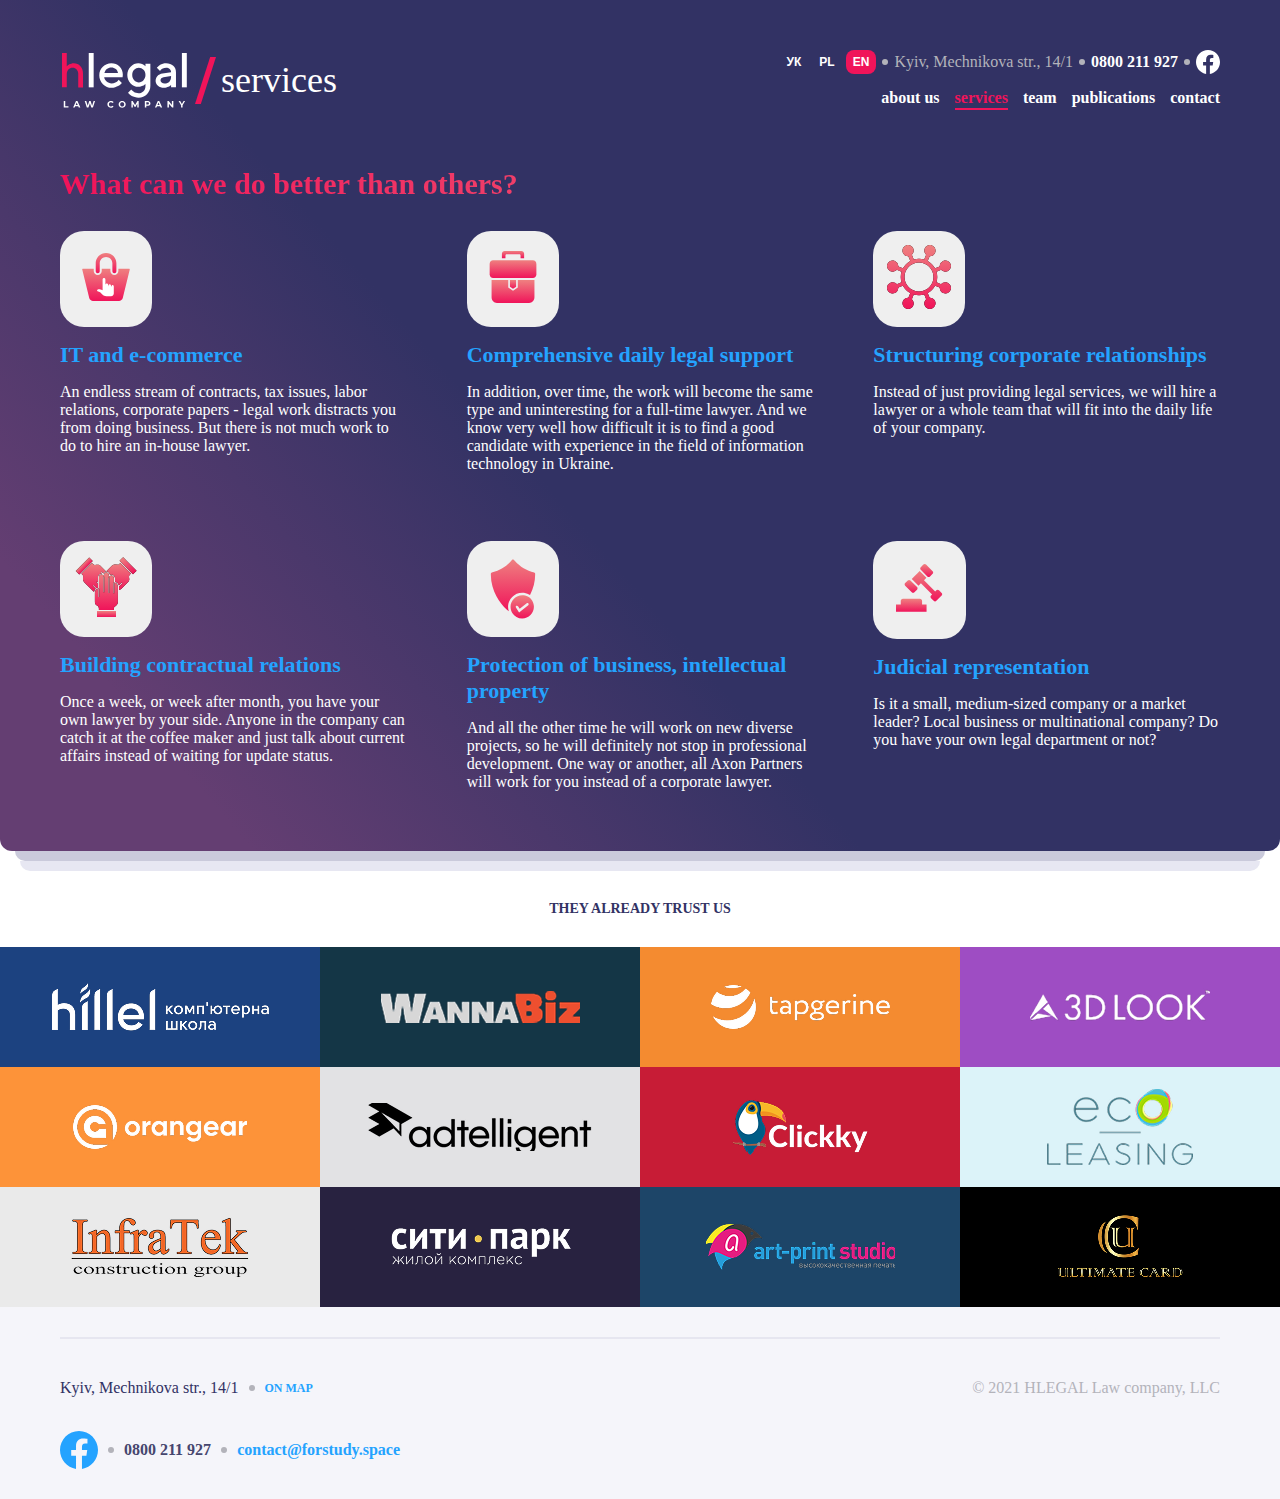
<file: services.html>
<!DOCTYPE html>
<html lang="en">

<head>
  <meta charset="UTF-8">
  <meta name="viewport" content="width=device-width, initial-scale=1.0">
  <title>Document</title>
  <link rel="preconnect" href="https://fonts.googleapis.com">
  <link rel="preconnect" href="https://fonts.gstatic.com" crossorigin>
  <link
    href="https://fonts.googleapis.com/css2?family=Encode+Sans+Expanded:wght@100;200;300;400;500;600;700;800;900&family=Montserrat:ital,wght@0,100..900;1,100..900&display=swap"
    rel="stylesheet">
  <link rel="stylesheet" href="styles/reset.css">
  <link rel="stylesheet" href="styles/style.css">
</head>

<body>
  <div class="homepageUp">
    <div class="homepageUp__content">
      <header>
        <div class="contacts">
          <div class="contacts__lnges">
            <button class="lnges__btn">УК</button>
            <button class="lnges__btn">PL</button>
            <button class="lnges__btn lnges__btn--active">EN</button>
          </div>
          <svg xmlns="http://www.w3.org/2000/svg" width="6" height="6" viewBox="0 0 6 6" fill="none" class="bigBoy">
            <circle cx="3" cy="3" r="3" fill="#B3B3BA" />
          </svg>
          <h3 class="address__name bigBoy">Kyiv, Mechnikova str., 14/1</h3>
          <svg xmlns="http://www.w3.org/2000/svg" width="6" height="6" viewBox="0 0 6 6" fill="none" class="bigBoy">
            <circle cx="3" cy="3" r="3" fill="#B3B3BA" />
          </svg>
          <span class="contacts__contact">
            0800 211 927
          </span>
          <svg xmlns="http://www.w3.org/2000/svg" width="6" height="6" viewBox="0 0 6 6" fill="none" class="bigBoy">
            <circle cx="3" cy="3" r="3" fill="#B3B3BA" />
          </svg>
          <svg xmlns="http://www.w3.org/2000/svg" width="24" height="24" viewBox="0 0 24 24" fill="none" class="bigBoy facebook">
            <g clip-path="url(#clip0_178576_1651)">
              <path
                d="M24 12.0733C24 5.40541 18.6274 0 12 0C5.37258 0 0 5.40541 0 12.0733C0 18.0995 4.38823 23.0943 10.125 24V15.5633H7.07812V12.0733H10.125V9.41343C10.125 6.38755 11.9165 4.71615 14.6576 4.71615C15.9705 4.71615 17.3438 4.95195 17.3438 4.95195V7.92313H15.8306C14.3399 7.92313 13.875 8.85379 13.875 9.80857V12.0733H17.2031L16.6711 15.5633H13.875V24C19.6118 23.0943 24 18.0995 24 12.0733Z"
                fill="white" />
            </g>
            <defs>
              <clipPath id="clip0_178576_1651">
                <rect width="24" height="24" fill="white" />
              </clipPath>
            </defs>
          </svg>
        </div>
        <div class="pinned">
          <div class="pinned__logo">
            <a href="./index.html" class="card-link">
              <div class="pinned__logo__assets">
                <svg xmlns="http://www.w3.org/2000/svg" width="70" height="25" viewBox="0 0 70 25" fill="none"
                  class="pinned__logo__brand">
                  <path
                    d="M2.64358 0H0V19.0926H2.64358V12.0094C2.64358 10.8111 2.94164 9.86583 3.53774 9.20012C4.13384 8.53441 4.95024 8.18824 5.96102 8.18824C6.82926 8.18824 7.55495 8.50778 8.13809 9.12024C8.72124 9.74601 9.01929 10.5315 9.01929 11.4769V19.1059H11.6758V11.4769C11.6758 9.71938 11.1964 8.3347 10.2374 7.29619C9.27846 6.25768 8.02146 5.73843 6.49233 5.73843C6.05173 5.73843 5.61114 5.79168 5.1835 5.91151C4.7429 6.03134 4.39301 6.16448 4.10792 6.31094C3.82283 6.45739 3.5507 6.61717 3.30448 6.80356C3.05826 6.98996 2.8898 7.12311 2.81205 7.20299C2.7343 7.28288 2.6695 7.33613 2.64358 7.37608V0Z"
                    fill="#F0145A" />
                  <path d="M17.5856 0H14.8604V19.0767H17.5856V0Z" fill="white" />
                  <path
                    d="M33.6598 13.4896L33.796 12.127C33.796 10.3011 33.1965 8.77493 31.9701 7.54857C30.7438 6.32221 29.2176 5.72266 27.3917 5.72266C25.5658 5.72266 23.9851 6.37672 22.677 7.68483C21.3689 8.99295 20.7148 10.5463 20.7148 12.3995C20.7148 14.3072 21.3962 15.9423 22.7315 17.305C24.0669 18.6676 25.6748 19.3489 27.528 19.3489C28.2365 19.3489 28.8906 19.2399 29.5446 19.0491C30.1987 18.8311 30.7438 18.6131 31.1253 18.3951C31.5341 18.1498 31.9429 17.8773 32.2971 17.5775C32.6514 17.2777 32.8967 17.0597 33.0057 16.9234C33.1147 16.7872 33.1965 16.7054 33.251 16.6236L31.4796 14.8522L31.0708 15.37C30.7983 15.6971 30.335 16.0241 29.6809 16.3784C28.9996 16.7327 28.291 16.8962 27.528 16.8962C26.4651 16.8962 25.5658 16.5691 24.8027 15.8878C24.0396 15.2065 23.5764 14.4162 23.4401 13.4896H33.6598ZM27.3917 8.03912C28.4 8.03912 29.2176 8.33889 29.8989 8.9112C30.553 9.51075 30.9618 10.2466 31.1253 11.1732H23.5491C23.7944 10.2466 24.2304 9.51075 24.9117 8.9112C25.5658 8.33889 26.4106 8.03912 27.3917 8.03912Z"
                    fill="white" />
                  <path
                    d="M46.3695 18.286C46.3695 19.4852 46.0153 20.4662 45.2794 21.2293C44.5709 21.9651 43.6715 22.3467 42.5542 22.3467C42.0637 22.3467 41.5731 22.2649 41.1098 22.1286C40.6465 21.9924 40.2922 21.8289 39.9925 21.6381C39.6927 21.4473 39.4202 21.2566 39.1476 21.0113C38.9024 20.766 38.7389 20.6025 38.6571 20.5207C38.5753 20.439 38.5208 20.3572 38.4663 20.3027L36.6949 22.0741L36.9129 22.3467C37.0492 22.5374 37.2945 22.7827 37.6215 23.0552C37.9485 23.3005 38.3301 23.573 38.7661 23.8455C39.2021 24.0908 39.7472 24.3088 40.4285 24.4996C41.1098 24.6904 41.8184 24.7994 42.5542 24.7994C44.4074 24.7994 45.9335 24.1726 47.2144 22.919C48.468 21.6381 49.0948 20.112 49.0948 18.2588V5.99518H46.3695V7.3578L45.9062 6.94902C45.6065 6.67649 45.1432 6.40397 44.4891 6.13144C43.8351 5.85892 43.1265 5.72266 42.4179 5.72266C40.7555 5.72266 39.3384 6.34946 38.112 7.63033C36.8857 8.9112 36.2861 10.4373 36.2861 12.2632C36.2861 14.0892 36.8857 15.6153 38.112 16.8962C39.3384 18.177 40.7555 18.8038 42.4179 18.8038C42.8812 18.8038 43.3173 18.7493 43.7806 18.6403C44.2166 18.5041 44.5709 18.3678 44.8707 18.2315C45.1704 18.0953 45.443 17.9318 45.6882 17.741C45.9335 17.5502 46.1243 17.414 46.1788 17.3595L46.3695 17.1687V18.286ZM39.0114 12.2632C39.0114 11.1186 39.3657 10.1648 40.1015 9.37449C40.8373 8.58417 41.7094 8.17538 42.6905 8.17538C43.6715 8.17538 44.5436 8.58417 45.2794 9.37449C45.988 10.1648 46.3695 11.1186 46.3695 12.2632C46.3695 13.4079 45.988 14.3617 45.2794 15.152C44.5436 15.9423 43.6715 16.3511 42.6905 16.3511C41.7094 16.3511 40.8373 15.9423 40.1015 15.152C39.3657 14.3617 39.0114 13.4079 39.0114 12.2632Z"
                    fill="white" />
                  <path
                    d="M63.3195 19.0764V10.6281C63.3195 9.23823 62.8017 8.06637 61.7934 7.13979C60.7851 6.18595 59.4769 5.72266 57.869 5.72266C57.2422 5.72266 56.6154 5.80441 56.0159 5.96793C55.4163 6.1587 54.9258 6.34946 54.5715 6.56748C54.2172 6.7855 53.8629 7.03078 53.5359 7.33055C53.2089 7.60308 53.0181 7.79384 52.9091 7.90285C52.8273 8.01186 52.7456 8.09362 52.6911 8.17538L54.4625 9.94679L54.8168 9.4835C55.0348 9.18372 55.4163 8.9112 55.9886 8.61142C56.5609 8.31164 57.1877 8.17538 57.869 8.17538C58.6594 8.17538 59.3134 8.42065 59.8312 8.88394C60.349 9.34724 60.5943 9.94679 60.5943 10.6281L55.8251 11.4457C54.6533 11.6364 53.6994 12.0997 53.0454 12.8356C52.364 13.5714 52.0098 14.4707 52.0098 15.5335C52.0098 16.5419 52.4458 17.414 53.3179 18.177C54.2172 18.9674 55.3073 19.3489 56.6427 19.3489C57.106 19.3489 57.542 19.2944 57.9781 19.1581C58.4413 19.0491 58.7956 18.9129 59.0954 18.7766C59.3952 18.6403 59.6677 18.4768 59.913 18.286C60.1583 18.0953 60.3218 17.959 60.4308 17.9045C60.5125 17.8228 60.567 17.741 60.5943 17.7137V19.0764H63.3195ZM57.0515 16.8962C56.3429 16.8962 55.7706 16.7327 55.3618 16.4056C54.9258 16.0786 54.735 15.6971 54.735 15.261C54.735 14.7977 54.8713 14.3889 55.1711 14.0892C55.4708 13.7894 55.8796 13.5714 56.3702 13.4896L60.5943 12.8083V13.0808C60.5943 14.3072 60.2945 15.2338 59.6677 15.9151C59.0409 16.5691 58.1688 16.8962 57.0515 16.8962Z"
                    fill="white" />
                  <path d="M69.3337 0H66.6084V19.0767H69.3337V0Z" fill="white" />
                </svg>
                <svg xmlns="http://www.w3.org/2000/svg" width="70" height="4" viewBox="0 0 70 4" fill="none"
                  class="pinned__logo__brandName">
                  <path d="M0 0.063176H0.852878V3.05352H2.70078V3.74845H0V0.063176Z" fill="white" />
                  <path
                    d="M8.26752 2.95875H6.5565L6.23009 3.74845H5.35615L6.99873 0.063176H7.84108L9.48893 3.74845H8.59393L8.26752 2.95875ZM7.99902 2.3112L7.41464 0.900261L6.83026 2.3112H7.99902Z"
                    fill="white" />
                  <path
                    d="M17.8731 0.063176L16.6675 3.74845H15.7515L14.9407 1.25299L14.1036 3.74845H13.1928L11.982 0.063176H12.8664L13.6982 2.6534L14.5669 0.063176H15.3566L16.199 2.67446L17.0571 0.063176H17.8731Z"
                    fill="white" />
                  <path
                    d="M26.9457 3.81163C26.5702 3.81163 26.2297 3.73091 25.9244 3.56945C25.6225 3.40449 25.3838 3.17811 25.2084 2.89031C25.0364 2.599 24.9504 2.27083 24.9504 1.90582C24.9504 1.5408 25.0364 1.21439 25.2084 0.926584C25.3838 0.635272 25.6225 0.40889 25.9244 0.24744C26.2297 0.0824801 26.5719 0 26.951 0C27.2704 0 27.5582 0.0561566 27.8144 0.16847C28.0741 0.280783 28.2917 0.442233 28.4672 0.652821L27.9197 1.15823C27.6705 0.870428 27.3616 0.726526 26.9931 0.726526C26.7649 0.726526 26.5614 0.777418 26.3824 0.879202C26.2034 0.977476 26.063 1.11611 25.9612 1.29511C25.8629 1.47411 25.8138 1.67768 25.8138 1.90582C25.8138 2.13395 25.8629 2.33752 25.9612 2.51652C26.063 2.69552 26.2034 2.83591 26.3824 2.93769C26.5614 3.03597 26.7649 3.0851 26.9931 3.0851C27.3616 3.0851 27.6705 2.93945 27.9197 2.64814L28.4672 3.15354C28.2917 3.36764 28.0741 3.53085 27.8144 3.64316C27.5547 3.75547 27.2651 3.81163 26.9457 3.81163Z"
                    fill="white" />
                  <path
                    d="M33.3831 3.81163C33.0005 3.81163 32.6548 3.72915 32.3459 3.56419C32.0406 3.39923 31.8002 3.17285 31.6247 2.88505C31.4527 2.59373 31.3667 2.26732 31.3667 1.90582C31.3667 1.54431 31.4527 1.21965 31.6247 0.931849C31.8002 0.640536 32.0406 0.4124 32.3459 0.24744C32.6548 0.0824801 33.0005 0 33.3831 0C33.7657 0 34.1096 0.0824801 34.415 0.24744C34.7203 0.4124 34.9607 0.640536 35.1362 0.931849C35.3117 1.21965 35.3995 1.54431 35.3995 1.90582C35.3995 2.26732 35.3117 2.59373 35.1362 2.88505C34.9607 3.17285 34.7203 3.39923 34.415 3.56419C34.1096 3.72915 33.7657 3.81163 33.3831 3.81163ZM33.3831 3.0851C33.6007 3.0851 33.7972 3.03597 33.9727 2.93769C34.1482 2.83591 34.2851 2.69552 34.3834 2.51652C34.4852 2.33752 34.5361 2.13395 34.5361 1.90582C34.5361 1.67768 34.4852 1.47411 34.3834 1.29511C34.2851 1.11611 34.1482 0.977476 33.9727 0.879202C33.7972 0.777418 33.6007 0.726526 33.3831 0.726526C33.1655 0.726526 32.9689 0.777418 32.7934 0.879202C32.618 0.977476 32.4793 1.11611 32.3775 1.29511C32.2793 1.47411 32.2301 1.67768 32.2301 1.90582C32.2301 2.13395 32.2793 2.33752 32.3775 2.51652C32.4793 2.69552 32.618 2.83591 32.7934 2.93769C32.9689 3.03597 33.1655 3.0851 33.3831 3.0851Z"
                    fill="white" />
                  <path
                    d="M42.0264 3.74845L42.0211 1.53729L40.9366 3.35887H40.5523L39.473 1.58467V3.74845H38.6728V0.063176H39.3782L40.7576 2.35331L42.1159 0.063176H42.8161L42.8266 3.74845H42.0264Z"
                    fill="white" />
                  <path
                    d="M47.9285 0.063176C48.2549 0.063176 48.5374 0.117578 48.7761 0.226381C49.0183 0.335185 49.2043 0.489615 49.3342 0.689673C49.464 0.889731 49.529 1.12664 49.529 1.40041C49.529 1.67066 49.464 1.90757 49.3342 2.11114C49.2043 2.3112 49.0183 2.46563 48.7761 2.57443C48.5374 2.67972 48.2549 2.73237 47.9285 2.73237H47.1862V3.74845H46.3333V0.063176H47.9285ZM47.8811 2.03743C48.1373 2.03743 48.3321 1.98303 48.4655 1.87423C48.5989 1.76191 48.6656 1.60397 48.6656 1.40041C48.6656 1.19333 48.5989 1.03539 48.4655 0.926584C48.3321 0.814271 48.1373 0.758114 47.8811 0.758114H47.1862V2.03743H47.8811Z"
                    fill="white" />
                  <path
                    d="M55.0121 2.95875H53.3011L52.9747 3.74845H52.1008L53.7433 0.063176H54.5857L56.2335 3.74845H55.3385L55.0121 2.95875ZM54.7436 2.3112L54.1592 0.900261L53.5749 2.3112H54.7436Z"
                    fill="white" />
                  <path
                    d="M62.6281 0.063176V3.74845H61.9279L60.0906 1.51096V3.74845H59.2482V0.063176H59.9537L61.7858 2.30067V0.063176H62.6281Z"
                    fill="white" />
                  <path
                    d="M67.9013 2.44281V3.74845H67.0485V2.43228L65.6217 0.063176H66.5273L67.5117 1.70049L68.4963 0.063176H69.3333L67.9013 2.44281Z"
                    fill="white" />
                </svg>
              </div>
            </a>
            <svg xmlns="http://www.w3.org/2000/svg" width="12" height="26" viewBox="0 0 12 26" fill="none"
              class="pinned__logo__slash forMobileElement">
              <path fill-rule="evenodd" clip-rule="evenodd" d="M8.39478 0H11.617L3.22224 26H0L8.39478 0Z"
                fill="#F0145A" />
            </svg>
            <svg xmlns="http://www.w3.org/2000/svg" width="21" height="47" viewBox="0 0 21 47" fill="none"
              class="pinned__logo__bigSlash">
              <path fill-rule="evenodd" clip-rule="evenodd" d="M15.1752 0H21L5.82483 47H0L15.1752 0Z" fill="#F0145A" />
            </svg>
            <span class="pinned__logo__info">services</span>
          </div>
          <button class="pinned__button pinned__button--red forMobileElement">
            <svg xmlns="http://www.w3.org/2000/svg" width="32" height="32" viewBox="0 0 32 32" fill="none">
              <rect width="32" height="32" rx="8" fill="none"/>
              <path d="M7 10H25" stroke="white" stroke-width="2" />
              <path d="M7 16H25" stroke="white" stroke-width="2" />
              <path d="M7 22H25" stroke="white" stroke-width="2" />
            </svg>
          </button>
        </div>
        <nav class="sitenav bigBoy">
          <ul>
            <li class="sitenav__cat"><a href="./about.html">about us</a></li>
            <li class="sitenav__cat sitenav__cat--active"><a href="./services.html">services</a></li>
            <li class="sitenav__cat"><a href="./team.html">team</a></li>
            <li class="sitenav__cat"><a href="./publications.html">publications</a></li>
            <li class="sitenav__cat"><a href="./contact.html">contact</a></li>
          </ul>
        </nav>
      </header>
      <div class="services">
        <div class="services__beginInfo">
          <h1>What can we do better than others?</h1>
        </div>
        <div class="services__cards">
          <div class="services__card">
            <button class="icons_area">
              <svg xmlns="http://www.w3.org/2000/svg" width="64" height="64" viewBox="0 0 64 64" fill="none">
                <path
                  d="M23.7339 28.125C24.8379 28.125 25.7339 27.229 25.7339 26.125V18.325C25.7339 14.838 28.5709 12 32.0579 12C35.5449 12 38.3829 14.838 38.3829 18.325V26.125C38.3829 27.229 39.2779 28.125 40.3829 28.125C41.4869 28.125 42.3829 27.229 42.3829 26.125V18.325C42.3839 12.632 37.7519 8 32.0579 8C26.3659 8 21.7339 12.632 21.7339 18.325V26.125C21.7339 27.229 22.6299 28.125 23.7339 28.125Z"
                  fill="url(#paint0_linear_22728_12613)" />
                <path
                  d="M55 23.6309H44.384V26.1249C44.384 28.3309 42.59 30.1249 40.384 30.1249C38.178 30.1249 36.384 28.3309 36.384 26.1249V23.6309H27.735V26.1249C27.735 28.3309 25.941 30.1249 23.735 30.1249C21.529 30.1249 19.735 28.3309 19.735 26.1249V23.6309H8.99997C8.44797 23.6309 8.10697 24.0659 8.23797 24.6019L15.236 53.0989C15.658 54.7009 17.344 55.9999 19 55.9999H45C46.658 55.9999 48.342 54.7009 48.766 53.0989L55.762 24.6019C55.893 24.0649 55.553 23.6309 55 23.6309Z"
                  fill="url(#paint1_linear_22728_12613)" />
                <path
                  d="M28.6001 34.4C28.6001 33.6265 29.2266 33 30.0001 33C30.7736 33 31.4001 33.6265 31.4001 34.4V41.35L31.4001 40C31.4001 39.2265 32.0266 38.6 32.8001 38.6C33.5736 38.6 34.2001 39.2265 34.2001 40V41.6764C34.2127 40.9141 34.8346 39.3 35.6 39.3C36.3731 39.3 36.9999 39.9268 37 40.7C37 40.7 37.0411 41.7411 37.1332 41.8033C37.3572 41.3285 37.8402 40 38.4 40C39.1732 40 39.8 40.6268 39.8 41.4V48.4C39.8 49.9463 38.5463 51.2 37 51.2H32.3198C30.8344 51.2 29.4099 50.6099 28.3599 49.5599L26.15 47.35L23 45.9402C23.0051 44.6033 24.0526 44.2 25.1 44.2C26.0023 44.2 26.8136 44.3407 28.6 45.25L28.6001 34.4Z"
                  fill="white" />
                <defs>
                  <linearGradient id="paint0_linear_22728_12613" x1="32.0584" y1="8" x2="32.0584" y2="28.125"
                    gradientUnits="userSpaceOnUse">
                    <stop stop-color="#EF8080" />
                    <stop offset="1" stop-color="#F0145A" />
                  </linearGradient>
                  <linearGradient id="paint1_linear_22728_12613" x1="32" y1="23.6309" x2="32" y2="55.9999"
                    gradientUnits="userSpaceOnUse">
                    <stop stop-color="#EF8080" />
                    <stop offset="1" stop-color="#F0145A" />
                  </linearGradient>
                </defs>
              </svg>
            </button>
            <h3 class="activeColor_regular">
              IT and e-commerce
            </h3>
            <p>
              An endless stream of contracts, tax issues, labor relations,
              corporate papers - legal work distracts you from doing business.
              But there is not much work to do to hire an in-house lawyer.
            </p>
          </div>
          <div class="services__card">
            <button class="icons_area">
              <svg xmlns="http://www.w3.org/2000/svg" width="64" height="64" viewBox="0 0 64 64" fill="none">
                <path fill-rule="evenodd" clip-rule="evenodd"
                  d="M53.4512 35.0781V52.3733C53.4512 55.4666 51.0269 58.0017 48.0631 58.0017H15.9701C13.0063 58.0017 10.582 55.4666 10.582 52.3733V35.0781H27.2481V42.5889L32.0166 45.7224L36.7851 42.5889V35.0781H53.4512Z"
                  fill="url(#paint0_linear_22728_12620)" />
                <path fill-rule="evenodd" clip-rule="evenodd"
                  d="M28.9185 35.0781V41.6866L32.0166 43.7222L35.1146 41.6866V35.0781H28.9185Z"
                  fill="url(#paint1_linear_22728_12620)" />
                <path fill-rule="evenodd" clip-rule="evenodd"
                  d="M12.0732 15.1445H51.9597C53.8421 15.1445 55.3805 16.8526 55.3805 18.94V29.1931C55.3805 31.2805 53.8421 32.9886 51.9597 32.9886H36.3137H27.7192H12.0732C10.1908 32.9886 8.65234 31.2805 8.65234 29.1931V18.94C8.65234 16.8526 10.1908 15.1445 12.0732 15.1445Z"
                  fill="url(#paint2_linear_22728_12620)" />
                <path fill-rule="evenodd" clip-rule="evenodd"
                  d="M23.7117 5.95508H40.3213C41.8644 5.95508 43.1272 7.21788 43.1272 8.76103V13.1384H39.5697V10.5516C39.5697 9.8542 38.9996 9.2817 38.3022 9.2817H25.7308C25.0334 9.2817 24.4633 9.8542 24.4633 10.5516V13.1384H20.9058V8.76103C20.9058 7.21788 22.1686 5.95508 23.7117 5.95508Z"
                  fill="url(#paint3_linear_22728_12620)" />
                <defs>
                  <linearGradient id="paint0_linear_22728_12620" x1="32.0166" y1="35.0781" x2="32.0166" y2="58.0017"
                    gradientUnits="userSpaceOnUse">
                    <stop stop-color="#EF8080" />
                    <stop offset="1" stop-color="#F0145A" />
                  </linearGradient>
                  <linearGradient id="paint1_linear_22728_12620" x1="32.0166" y1="35.0781" x2="32.0166" y2="43.7222"
                    gradientUnits="userSpaceOnUse">
                    <stop stop-color="#EF8080" />
                    <stop offset="1" stop-color="#F0145A" />
                  </linearGradient>
                  <linearGradient id="paint2_linear_22728_12620" x1="32.0164" y1="15.1445" x2="32.0164" y2="32.9886"
                    gradientUnits="userSpaceOnUse">
                    <stop stop-color="#EF8080" />
                    <stop offset="1" stop-color="#F0145A" />
                  </linearGradient>
                  <linearGradient id="paint3_linear_22728_12620" x1="32.0165" y1="5.95508" x2="32.0165" y2="13.1384"
                    gradientUnits="userSpaceOnUse">
                    <stop stop-color="#EF8080" />
                    <stop offset="1" stop-color="#F0145A" />
                  </linearGradient>
                </defs>
              </svg>
            </button>
            <h3 class="activeColor_regular">
              Comprehensive daily legal support
            </h3>
            <p>
              In addition, over time, the work will become the same type and uninteresting for a full-time
              lawyer. And we know very well how difficult it is to find a good candidate with experience
              in the field of information technology in Ukraine.
            </p>
          </div>
          <div class="services__card">
            <button class="icons_area">
              <svg xmlns="http://www.w3.org/2000/svg" width="64" height="64" viewBox="0 0 64 64" fill="none">
                <path
                  d="M60.5253 37.7273C59.8378 37.4426 59.114 37.2982 58.3741 37.2982C56.7424 37.2982 55.2351 37.9946 54.1885 39.1615L52.9685 38.6562L49.4884 37.2147C49.9823 35.5616 50.2488 33.8113 50.2488 31.9998C50.2488 30.1883 49.9822 28.4381 49.4884 26.7849L52.9685 25.3435L54.1885 24.8381C55.2351 26.0051 56.7424 26.7014 58.3741 26.7014C59.114 26.7014 59.8378 26.5571 60.5253 26.2722C63.3906 25.0852 64.7564 21.7883 63.5694 18.9227C62.6954 16.8128 60.6549 15.4493 58.3711 15.4493C57.6313 15.4493 56.9075 15.5937 56.22 15.8786C53.9618 16.814 52.6363 19.0598 52.7563 21.3722L51.5292 21.8805L48.0502 23.3215C46.36 20.208 43.7905 17.6383 40.677 15.9483L42.118 12.4694L42.6258 11.2436C42.7242 11.2487 42.8228 11.2517 42.9218 11.2517C45.2057 11.2517 47.246 9.88836 48.1202 7.77836C49.307 4.91287 47.9414 1.61587 45.0759 0.428874C44.3883 0.144375 43.6647 0 42.9248 0C40.6409 0 38.6006 1.36337 37.7264 3.47337C36.7911 5.73161 37.4418 8.25698 39.1618 9.80723L38.6553 11.0301L37.2138 14.5102C35.5607 14.0165 33.8104 13.7498 31.9989 13.7498C30.1874 13.7498 28.4372 14.0165 26.7841 14.5102L25.3426 11.0301L24.8361 9.80723C26.5561 8.25698 27.2068 5.73161 26.2714 3.47324C25.3973 1.36337 23.3567 0 21.073 0C20.3331 0 19.6093 0.144375 18.9218 0.429249C16.0565 1.61625 14.6907 4.91312 15.8777 7.77874C16.7517 9.88861 18.7922 11.2521 21.076 11.2521C21.175 11.2521 21.2736 11.2491 21.372 11.244L21.8797 12.4697L23.3207 15.9487C20.2072 17.6388 17.6376 20.2083 15.9476 23.3218L12.4686 21.8808L11.2415 21.3726C11.3615 19.0602 10.036 16.8143 7.77773 15.8788C7.09023 15.5941 6.36648 15.4497 5.62661 15.4497C3.34274 15.4497 1.30237 16.8131 0.428245 18.9231C-0.758627 21.7886 0.606995 25.0856 3.47249 26.2726C4.15999 26.5573 4.88374 26.7017 5.62361 26.7017C7.25536 26.7017 8.7626 26.0053 9.80923 24.8383L11.0292 25.3437L14.5093 26.7852C14.0155 28.4383 13.749 30.1886 13.749 32.0001C13.749 33.8116 14.0156 35.5618 14.5093 37.2149L11.0291 38.6562L9.8091 39.1615C8.76248 37.9946 7.25523 37.2982 5.62349 37.2982C4.88361 37.2982 4.15986 37.4426 3.47236 37.7274C0.606995 38.9144 -0.758753 42.2113 0.428245 45.0769C1.30224 47.1868 3.34274 48.5503 5.62649 48.5503C6.36636 48.5503 7.09011 48.4059 7.77761 48.121C10.0359 47.1857 11.3614 44.9398 11.2414 42.6274L12.4685 42.1192L15.9475 40.6782C17.6376 43.7917 20.2071 46.3613 23.3206 48.0513L21.8796 51.5303L21.3718 52.756C21.2735 52.7509 21.1748 52.7479 21.0758 52.7479C18.792 52.7479 16.7516 54.1113 15.8775 56.2213C14.6906 59.0868 16.0562 62.3838 18.9217 63.5708C19.6092 63.8555 20.333 63.9999 21.0728 63.9999C23.3567 63.9999 25.3971 62.6365 26.2712 60.5265C27.2066 58.2683 26.5558 55.7429 24.8358 54.1926L25.3423 52.9698L26.7838 49.4897C28.4369 49.9834 30.1872 50.25 31.9987 50.25C33.8102 50.25 35.5604 49.9834 37.2136 49.4897L38.655 52.9698L39.1615 54.1926C37.4416 55.7429 36.7908 58.2683 37.7262 60.5266C38.6002 62.6365 40.6407 64 42.9244 64C43.6643 64 44.388 63.8556 45.0755 63.5708C47.9409 62.3838 49.3067 59.0869 48.1197 56.2213C47.2457 54.1114 45.2052 52.7479 42.9214 52.7479C42.8224 52.7479 42.7238 52.7509 42.6254 52.756L42.1177 51.5303L40.6767 48.0513C43.7902 46.3612 46.3598 43.7917 48.0498 40.6782L51.5288 42.1192L52.7559 42.6274C52.6359 44.9398 53.9614 47.1857 56.2196 48.1212C56.9071 48.4059 57.6309 48.5503 58.3708 48.5503C60.6546 48.5503 62.695 47.1869 63.5691 45.0769C64.7564 42.2113 63.3909 38.9143 60.5253 37.7273ZM31.9989 46.4998C24.0037 46.4998 17.499 39.995 17.499 31.9998C17.499 24.0046 24.0037 17.4998 31.9989 17.4998C39.9942 17.4998 46.4989 24.0046 46.4989 31.9998C46.4989 39.995 39.994 46.4998 31.9989 46.4998Z"
                  fill="black" />
                <path
                  d="M60.5253 37.7273C59.8378 37.4426 59.114 37.2982 58.3741 37.2982C56.7424 37.2982 55.2351 37.9946 54.1885 39.1615L52.9685 38.6562L49.4884 37.2147C49.9823 35.5616 50.2488 33.8113 50.2488 31.9998C50.2488 30.1883 49.9822 28.4381 49.4884 26.7849L52.9685 25.3435L54.1885 24.8381C55.2351 26.0051 56.7424 26.7014 58.3741 26.7014C59.114 26.7014 59.8378 26.5571 60.5253 26.2722C63.3906 25.0852 64.7564 21.7883 63.5694 18.9227C62.6954 16.8128 60.6549 15.4493 58.3711 15.4493C57.6313 15.4493 56.9075 15.5937 56.22 15.8786C53.9618 16.814 52.6363 19.0598 52.7563 21.3722L51.5292 21.8805L48.0502 23.3215C46.36 20.208 43.7905 17.6383 40.677 15.9483L42.118 12.4694L42.6258 11.2436C42.7242 11.2487 42.8228 11.2517 42.9218 11.2517C45.2057 11.2517 47.246 9.88836 48.1202 7.77836C49.307 4.91287 47.9414 1.61587 45.0759 0.428874C44.3883 0.144375 43.6647 0 42.9248 0C40.6409 0 38.6006 1.36337 37.7264 3.47337C36.7911 5.73161 37.4418 8.25698 39.1618 9.80723L38.6553 11.0301L37.2138 14.5102C35.5607 14.0165 33.8104 13.7498 31.9989 13.7498C30.1874 13.7498 28.4372 14.0165 26.7841 14.5102L25.3426 11.0301L24.8361 9.80723C26.5561 8.25698 27.2068 5.73161 26.2714 3.47324C25.3973 1.36337 23.3567 0 21.073 0C20.3331 0 19.6093 0.144375 18.9218 0.429249C16.0565 1.61625 14.6907 4.91312 15.8777 7.77874C16.7517 9.88861 18.7922 11.2521 21.076 11.2521C21.175 11.2521 21.2736 11.2491 21.372 11.244L21.8797 12.4697L23.3207 15.9487C20.2072 17.6388 17.6376 20.2083 15.9476 23.3218L12.4686 21.8808L11.2415 21.3726C11.3615 19.0602 10.036 16.8143 7.77773 15.8788C7.09023 15.5941 6.36648 15.4497 5.62661 15.4497C3.34274 15.4497 1.30237 16.8131 0.428245 18.9231C-0.758627 21.7886 0.606995 25.0856 3.47249 26.2726C4.15999 26.5573 4.88374 26.7017 5.62361 26.7017C7.25536 26.7017 8.7626 26.0053 9.80923 24.8383L11.0292 25.3437L14.5093 26.7852C14.0155 28.4383 13.749 30.1886 13.749 32.0001C13.749 33.8116 14.0156 35.5618 14.5093 37.2149L11.0291 38.6562L9.8091 39.1615C8.76248 37.9946 7.25523 37.2982 5.62349 37.2982C4.88361 37.2982 4.15986 37.4426 3.47236 37.7274C0.606995 38.9144 -0.758753 42.2113 0.428245 45.0769C1.30224 47.1868 3.34274 48.5503 5.62649 48.5503C6.36636 48.5503 7.09011 48.4059 7.77761 48.121C10.0359 47.1857 11.3614 44.9398 11.2414 42.6274L12.4685 42.1192L15.9475 40.6782C17.6376 43.7917 20.2071 46.3613 23.3206 48.0513L21.8796 51.5303L21.3718 52.756C21.2735 52.7509 21.1748 52.7479 21.0758 52.7479C18.792 52.7479 16.7516 54.1113 15.8775 56.2213C14.6906 59.0868 16.0562 62.3838 18.9217 63.5708C19.6092 63.8555 20.333 63.9999 21.0728 63.9999C23.3567 63.9999 25.3971 62.6365 26.2712 60.5265C27.2066 58.2683 26.5558 55.7429 24.8358 54.1926L25.3423 52.9698L26.7838 49.4897C28.4369 49.9834 30.1872 50.25 31.9987 50.25C33.8102 50.25 35.5604 49.9834 37.2136 49.4897L38.655 52.9698L39.1615 54.1926C37.4416 55.7429 36.7908 58.2683 37.7262 60.5266C38.6002 62.6365 40.6407 64 42.9244 64C43.6643 64 44.388 63.8556 45.0755 63.5708C47.9409 62.3838 49.3067 59.0869 48.1197 56.2213C47.2457 54.1114 45.2052 52.7479 42.9214 52.7479C42.8224 52.7479 42.7238 52.7509 42.6254 52.756L42.1177 51.5303L40.6767 48.0513C43.7902 46.3612 46.3598 43.7917 48.0498 40.6782L51.5288 42.1192L52.7559 42.6274C52.6359 44.9398 53.9614 47.1857 56.2196 48.1212C56.9071 48.4059 57.6309 48.5503 58.3708 48.5503C60.6546 48.5503 62.695 47.1869 63.5691 45.0769C64.7564 42.2113 63.3909 38.9143 60.5253 37.7273ZM31.9989 46.4998C24.0037 46.4998 17.499 39.995 17.499 31.9998C17.499 24.0046 24.0037 17.4998 31.9989 17.4998C39.9942 17.4998 46.4989 24.0046 46.4989 31.9998C46.4989 39.995 39.994 46.4998 31.9989 46.4998Z"
                  fill="url(#paint0_linear_178540_1854)" />
                <defs>
                  <linearGradient id="paint0_linear_178540_1854" x1="31.9988" y1="0" x2="31.9988" y2="64"
                    gradientUnits="userSpaceOnUse">
                    <stop stop-color="#EF8080" />
                    <stop offset="1" stop-color="#F0145A" />
                  </linearGradient>
                </defs>
              </svg>
            </button>
            <h3 class="activeColor_regular">
              Structuring corporate relationships
            </h3>
            <p>
              Instead of just providing legal services, we will hire a lawyer or a whole team that will
              fit into the daily life of your company.
            </p>
          </div>
          <div class="services__card">
            <button class="icons_area">
              <svg xmlns="http://www.w3.org/2000/svg" width="64" height="64" viewBox="0 0 64 64" fill="none">
                <path d="M42.0059 56H23.0059V62H42.0059V56Z" fill="black" />
                <path d="M42.0059 56H23.0059V62H42.0059V56Z" fill="url(#paint0_linear_22728_12634)" />
                <path d="M15.1728 2.45168L1.73779 15.8867L5.27333 19.4223L18.7084 5.98722L15.1728 2.45168Z"
                  fill="black" />
                <path d="M15.1728 2.45168L1.73779 15.8867L5.27333 19.4223L18.7084 5.98722L15.1728 2.45168Z"
                  fill="url(#paint1_linear_22728_12634)" />
                <path d="M49.1127 2.31995L45.5771 5.85547L59.0122 19.2905L62.5477 15.755L49.1127 2.31995Z"
                  fill="black" />
                <path d="M49.1127 2.31995L45.5771 5.85547L59.0122 19.2905L62.5477 15.755L49.1127 2.31995Z"
                  fill="url(#paint2_linear_22728_12634)" />
                <path
                  d="M44.5564 9.70843L41.8651 9.59436C41.089 9.48482 40.2981 9.55713 39.5548 9.80558C38.8115 10.054 38.1361 10.4718 37.5819 11.026L32.0775 16.5305L26.3239 10.7769C25.8244 10.2888 25.2011 9.94628 24.5214 9.78612C23.8416 9.62596 23.131 9.65426 22.4661 9.86798C21.8388 10.0587 21.1715 10.0755 20.5355 9.9164C19.8995 9.75732 19.3186 9.42842 18.8551 8.96483L18.0012 8.11095L7.39453 18.7175L9.12253 20.4455L9.00845 23.1368C8.89891 23.9128 8.97122 24.7037 9.21966 25.447C9.46811 26.1903 9.8859 26.8657 10.4401 27.4199L20.0525 37.0324C20.181 35.7705 20.7856 34.6051 21.7432 33.7734L18.7482 30.7785L19.4553 30.0714L22.5836 33.1996C23.027 32.9472 23.5068 32.7649 24.0059 32.6591V28.9651L22.2838 27.243L22.9908 26.5358L24.0059 27.5509V22.201C23.9948 21.3168 24.3086 20.4592 24.8879 19.791C25.4672 19.1228 26.2716 18.6904 27.1485 18.576C27.4792 18.544 27.8128 18.559 28.1393 18.6208L26.9098 17.3914L27.6169 16.6843L29.4131 18.4804C29.7312 17.864 30.2233 17.3547 30.8283 17.0154C31.4333 16.6762 32.1246 16.5221 32.8165 16.5721C33.6513 16.6697 34.4258 17.0562 35.0057 17.6647C35.5855 18.2733 35.9342 19.0655 35.9913 19.9041C36.5596 19.634 37.1894 19.5194 37.8165 19.5721C38.7075 19.6788 39.5273 20.1126 40.1166 20.7895C40.7059 21.4663 41.0229 22.3379 41.0059 23.2352V26.6591C41.916 26.8491 42.7551 27.289 43.4292 27.9293C44.1032 28.5696 44.5855 29.3851 44.822 30.2842L47.6105 27.4957L48.3176 28.2029L45.0023 31.5181C45.0024 31.5319 45.0059 31.5447 45.0059 31.5585V34.8785C45.9043 34.7845 46.7437 34.3864 47.3848 33.7501L54.225 26.9099C54.7131 26.4104 55.0556 25.7871 55.2158 25.1073C55.3759 24.4276 55.3476 23.7169 55.1339 23.0521C54.9431 22.4248 54.9264 21.7575 55.0855 21.1215C55.2445 20.4854 55.5735 19.9046 56.0371 19.441L56.8909 18.5871L46.2844 7.98047L44.5564 9.70843Z"
                  fill="black" />
                <path
                  d="M44.5564 9.70843L41.8651 9.59436C41.089 9.48482 40.2981 9.55713 39.5548 9.80558C38.8115 10.054 38.1361 10.4718 37.5819 11.026L32.0775 16.5305L26.3239 10.7769C25.8244 10.2888 25.2011 9.94628 24.5214 9.78612C23.8416 9.62596 23.131 9.65426 22.4661 9.86798C21.8388 10.0587 21.1715 10.0755 20.5355 9.9164C19.8995 9.75732 19.3186 9.42842 18.8551 8.96483L18.0012 8.11095L7.39453 18.7175L9.12253 20.4455L9.00845 23.1368C8.89891 23.9128 8.97122 24.7037 9.21966 25.447C9.46811 26.1903 9.8859 26.8657 10.4401 27.4199L20.0525 37.0324C20.181 35.7705 20.7856 34.6051 21.7432 33.7734L18.7482 30.7785L19.4553 30.0714L22.5836 33.1996C23.027 32.9472 23.5068 32.7649 24.0059 32.6591V28.9651L22.2838 27.243L22.9908 26.5358L24.0059 27.5509V22.201C23.9948 21.3168 24.3086 20.4592 24.8879 19.791C25.4672 19.1228 26.2716 18.6904 27.1485 18.576C27.4792 18.544 27.8128 18.559 28.1393 18.6208L26.9098 17.3914L27.6169 16.6843L29.4131 18.4804C29.7312 17.864 30.2233 17.3547 30.8283 17.0154C31.4333 16.6762 32.1246 16.5221 32.8165 16.5721C33.6513 16.6697 34.4258 17.0562 35.0057 17.6647C35.5855 18.2733 35.9342 19.0655 35.9913 19.9041C36.5596 19.634 37.1894 19.5194 37.8165 19.5721C38.7075 19.6788 39.5273 20.1126 40.1166 20.7895C40.7059 21.4663 41.0229 22.3379 41.0059 23.2352V26.6591C41.916 26.8491 42.7551 27.289 43.4292 27.9293C44.1032 28.5696 44.5855 29.3851 44.822 30.2842L47.6105 27.4957L48.3176 28.2029L45.0023 31.5181C45.0024 31.5319 45.0059 31.5447 45.0059 31.5585V34.8785C45.9043 34.7845 46.7437 34.3864 47.3848 33.7501L54.225 26.9099C54.7131 26.4104 55.0556 25.7871 55.2158 25.1073C55.3759 24.4276 55.3476 23.7169 55.1339 23.0521C54.9431 22.4248 54.9264 21.7575 55.0855 21.1215C55.2445 20.4854 55.5735 19.9046 56.0371 19.441L56.8909 18.5871L46.2844 7.98047L44.5564 9.70843Z"
                  fill="url(#paint3_linear_22728_12634)" />
                <path
                  d="M29.8802 21.6901C29.8042 21.0405 29.4757 20.4468 28.9657 20.0373C28.4557 19.6278 27.8051 19.4353 27.1544 19.5015C26.5232 19.5886 25.946 19.9046 25.5326 20.3894C25.1192 20.8742 24.8984 21.4941 24.9121 22.1311V33.4885C23.8512 33.4885 22.8338 33.9099 22.0837 34.66C21.3335 35.4102 20.9121 36.4276 20.9121 37.4885V47.1619C20.9202 47.8603 21.1187 48.5432 21.4861 49.1371C21.8536 49.7311 22.376 50.2135 22.9973 50.5325C23.5757 50.8412 24.0594 51.3012 24.3967 51.8634C24.734 52.4256 24.9121 53.0689 24.9121 53.7245V54.9321H39.9121V52.4885L41.8958 50.6661C42.522 50.1948 43.0301 49.5844 43.38 48.8831C43.73 48.1818 43.9121 47.4088 43.9121 46.6251V31.4885C43.9121 30.4276 43.4907 29.4102 42.7405 28.66C41.9904 27.9099 40.973 27.4885 39.9121 27.4885V23.1659C39.9291 22.5187 39.706 21.888 39.2857 21.3955C38.8655 20.903 38.2778 20.5834 37.636 20.4983C37.006 20.4426 36.3785 20.6285 35.8804 21.0183C35.3824 21.408 35.0511 21.9725 34.9537 22.5974H35.4121V38.0407H34.4121V22.5974H34.9121V20.1659C34.9291 19.5187 34.706 18.888 34.2857 18.3955C33.8655 17.903 33.2778 17.5834 32.636 17.4983C32.2902 17.4673 31.9417 17.5086 31.6128 17.6196C31.2838 17.7306 30.9816 17.909 30.7254 18.1432C30.4691 18.3775 30.2645 18.6625 30.1245 18.9802C29.9845 19.2979 29.9121 19.6413 29.9121 19.9885V21.6901H30.4121V37.1335H29.4121V21.6901H29.8802ZM25.3113 42.0407H24.3113V34.0407H25.3113V42.0407ZM39.4121 27.799H40.4121V38.2423H39.4121V27.799Z"
                  fill="black" />
                <path
                  d="M29.8802 21.6901C29.8042 21.0405 29.4757 20.4468 28.9657 20.0373C28.4557 19.6278 27.8051 19.4353 27.1544 19.5015C26.5232 19.5886 25.946 19.9046 25.5326 20.3894C25.1192 20.8742 24.8984 21.4941 24.9121 22.1311V33.4885C23.8512 33.4885 22.8338 33.9099 22.0837 34.66C21.3335 35.4102 20.9121 36.4276 20.9121 37.4885V47.1619C20.9202 47.8603 21.1187 48.5432 21.4861 49.1371C21.8536 49.7311 22.376 50.2135 22.9973 50.5325C23.5757 50.8412 24.0594 51.3012 24.3967 51.8634C24.734 52.4256 24.9121 53.0689 24.9121 53.7245V54.9321H39.9121V52.4885L41.8958 50.6661C42.522 50.1948 43.0301 49.5844 43.38 48.8831C43.73 48.1818 43.9121 47.4088 43.9121 46.6251V31.4885C43.9121 30.4276 43.4907 29.4102 42.7405 28.66C41.9904 27.9099 40.973 27.4885 39.9121 27.4885V23.1659C39.9291 22.5187 39.706 21.888 39.2857 21.3955C38.8655 20.903 38.2778 20.5834 37.636 20.4983C37.006 20.4426 36.3785 20.6285 35.8804 21.0183C35.3824 21.408 35.0511 21.9725 34.9537 22.5974H35.4121V38.0407H34.4121V22.5974H34.9121V20.1659C34.9291 19.5187 34.706 18.888 34.2857 18.3955C33.8655 17.903 33.2778 17.5834 32.636 17.4983C32.2902 17.4673 31.9417 17.5086 31.6128 17.6196C31.2838 17.7306 30.9816 17.909 30.7254 18.1432C30.4691 18.3775 30.2645 18.6625 30.1245 18.9802C29.9845 19.2979 29.9121 19.6413 29.9121 19.9885V21.6901H30.4121V37.1335H29.4121V21.6901H29.8802ZM25.3113 42.0407H24.3113V34.0407H25.3113V42.0407ZM39.4121 27.799H40.4121V38.2423H39.4121V27.799Z"
                  fill="url(#paint4_linear_22728_12634)" />
                <defs>
                  <linearGradient id="paint0_linear_22728_12634" x1="32.5059" y1="56" x2="32.5059" y2="62"
                    gradientUnits="userSpaceOnUse">
                    <stop stop-color="#EF8080" />
                    <stop offset="1" stop-color="#F0145A" />
                  </linearGradient>
                  <linearGradient id="paint1_linear_22728_12634" x1="8.45531" y1="9.1692" x2="11.9909" y2="12.7047"
                    gradientUnits="userSpaceOnUse">
                    <stop stop-color="#EF8080" />
                    <stop offset="1" stop-color="#F0145A" />
                  </linearGradient>
                  <linearGradient id="paint2_linear_22728_12634" x1="47.3449" y1="4.08771" x2="60.78" y2="17.5228"
                    gradientUnits="userSpaceOnUse">
                    <stop stop-color="#EF8080" />
                    <stop offset="1" stop-color="#F0145A" />
                  </linearGradient>
                  <linearGradient id="paint3_linear_22728_12634" x1="32.1427" y1="7.98047" x2="32.1427" y2="37.0324"
                    gradientUnits="userSpaceOnUse">
                    <stop stop-color="#EF8080" />
                    <stop offset="1" stop-color="#F0145A" />
                  </linearGradient>
                  <linearGradient id="paint4_linear_22728_12634" x1="32.4121" y1="17.4883" x2="32.4121" y2="54.9321"
                    gradientUnits="userSpaceOnUse">
                    <stop stop-color="#EF8080" />
                    <stop offset="1" stop-color="#F0145A" />
                  </linearGradient>
                </defs>
              </svg>
            </button>
            <h3 class="activeColor_regular">
              Building contractual relations
            </h3>
            <p>
              Once a week, or week after month, you have your own lawyer by your side. Anyone in the
              company can catch it at the coffee maker and just talk about current affairs instead of
              waiting for update status.
            </p>
          </div>
          <div class="services__card">
            <button class="icons_area">
              <svg xmlns="http://www.w3.org/2000/svg" width="64" height="64" viewBox="0 0 64 64" fill="none">
                <path
                  d="M41.2317 37.6961C43.5839 37.6961 45.9096 38.2844 47.9577 39.3974C48.3296 39.5979 48.6709 39.8368 49.0194 40.0667C52.3807 33.4869 54.1545 26.5278 54.1545 19.7388C54.1545 19.3573 54.1545 18.9634 54.1423 18.5696C54.1177 18.0158 53.7238 17.5358 53.1699 17.4127C45.7361 15.7881 39.0038 11.7634 33.7115 5.78193L32.9238 4.88342C32.6899 4.61268 32.3577 4.465 32.0007 4.465C31.6192 4.41579 31.3238 4.60036 31.0899 4.85885L29.8838 6.1881C24.8623 11.7142 18.5361 15.5296 11.5946 17.2281L10.7946 17.425C10.253 17.5481 9.8715 18.0281 9.85918 18.5819C9.41612 35.8865 19.6315 48.3296 24.0377 52.8834C25.2306 54.1082 26.5606 55.3256 27.8253 56.3319C27.3509 54.9011 27.0779 53.3957 27.0779 51.8499C27.0779 44.0452 33.427 37.6961 41.2317 37.6961Z"
                  fill="url(#paint0_linear_22728_12641)" />
                <path
                  d="M46.7822 41.5593C45.0837 40.6363 43.1637 40.1562 41.2314 40.1562C34.7822 40.1562 29.5391 45.3993 29.5391 51.8486C29.5391 54.027 30.1299 56.1562 31.2622 57.9778C33.416 61.4609 37.133 63.5409 41.2314 63.5409C47.6683 63.5409 52.9237 58.2978 52.9237 51.8486C52.9237 47.5409 50.5729 43.6024 46.7822 41.5593ZM47.2196 50.2918L38.0747 57.4084L34.9527 52.5249C34.5862 51.9522 34.7538 51.1914 35.3265 50.8254C35.8999 50.4588 36.6613 50.6277 37.0261 51.1992L38.6937 53.8074L45.7076 48.3495C46.243 47.9318 47.0171 48.0273 47.4347 48.5646C47.8524 49.1013 47.7556 49.8747 47.2196 50.2918Z"
                  fill="url(#paint1_linear_22728_12641)" />
                <defs>
                  <linearGradient id="paint0_linear_22728_12641" x1="31.9999" y1="4.45703" x2="31.9999" y2="56.3319"
                    gradientUnits="userSpaceOnUse">
                    <stop stop-color="#EF8080" />
                    <stop offset="1" stop-color="#F0145A" />
                  </linearGradient>
                  <linearGradient id="paint1_linear_22728_12641" x1="41.2314" y1="40.1562" x2="41.2314" y2="63.5409"
                    gradientUnits="userSpaceOnUse">
                    <stop stop-color="#EF8080" />
                    <stop offset="1" stop-color="#F0145A" />
                  </linearGradient>
                </defs>
              </svg>
            </button>
            <h3 class="activeColor_regular">
              Protection of business, intellectual property
            </h3>
            <p>
              And all the other time he will work on new diverse projects, so he will definitely not stop
              in professional development. One way or another, all Axon Partners will work for you instead
              of a corporate lawyer.
            </p>
          </div>
          <div class="services__card">
            <button class="icons__area__problem">
              <svg xmlns="http://www.w3.org/2000/svg" width="47" height="48" viewBox="0 0 47 48" fill="none">
                <path
                  d="M31.3522 12.389C32.0842 13.121 33.2702 13.123 34.0022 12.389L36.6102 9.781C37.3412 9.049 37.3392 7.863 36.6102 7.13L30.0272 0.549C29.2972 -0.183 28.1112 -0.183 27.3792 0.549L24.7702 3.157C24.0402 3.889 24.0402 5.075 24.7702 5.805L31.3522 12.389Z"
                  fill="url(#paint0_linear_178540_253)" />
                <path
                  d="M15.766 28.2652C16.497 28.9942 17.683 28.9942 18.414 28.2652L21.023 25.6553C21.755 24.9253 21.755 23.7383 21.023 23.0063L14.44 16.4233C13.709 15.6933 12.523 15.6913 11.791 16.4233L9.18302 19.0312C8.45102 19.7632 8.45302 20.9492 9.18302 21.6812L15.766 28.2652Z"
                  fill="url(#paint1_linear_178540_253)" />
                <path
                  d="M45.6481 28.8912L43.0011 26.2412C42.2671 25.5112 41.0841 25.5112 40.3531 26.2412L39.1921 27.4012L27.9871 16.1942L30.4141 13.7662L23.6811 7.03516L21.2531 9.46316L18.1611 12.5532L15.7871 14.9272L22.5191 21.6602L24.8961 19.2872L36.0991 30.4922L35.0511 31.5412C34.3191 32.2702 34.3171 33.4572 35.0511 34.1892L37.6981 36.8372C38.4321 37.5712 39.6171 37.5712 40.3481 36.8372L45.6471 31.5402C46.3801 30.8072 46.3801 29.6232 45.6481 28.8912Z"
                  fill="url(#paint2_linear_178540_253)" />
                <path
                  d="M26.077 36.9425C26.077 35.7435 25.105 34.7695 23.904 34.7695H6.936C5.736 34.7695 4.763 35.7435 4.763 36.9425V40.4695H0V47.8585H30.558V40.4695H26.077V36.9425Z"
                  fill="url(#paint3_linear_178540_253)" />
                <defs>
                  <linearGradient id="paint0_linear_178540_253" x1="30.6902" y1="0" x2="30.6902" y2="12.9388"
                    gradientUnits="userSpaceOnUse">
                    <stop stop-color="#EF8080" />
                    <stop offset="1" stop-color="#F0145A" />
                  </linearGradient>
                  <linearGradient id="paint1_linear_178540_253" x1="15.1034" y1="15.875" x2="15.1034" y2="28.812"
                    gradientUnits="userSpaceOnUse">
                    <stop stop-color="#EF8080" />
                    <stop offset="1" stop-color="#F0145A" />
                  </linearGradient>
                  <linearGradient id="paint2_linear_178540_253" x1="30.992" y1="7.03516" x2="30.992" y2="37.3877"
                    gradientUnits="userSpaceOnUse">
                    <stop stop-color="#EF8080" />
                    <stop offset="1" stop-color="#F0145A" />
                  </linearGradient>
                  <linearGradient id="paint3_linear_178540_253" x1="15.279" y1="34.7695" x2="15.279" y2="47.8585"
                    gradientUnits="userSpaceOnUse">
                    <stop stop-color="#EF8080" />
                    <stop offset="1" stop-color="#F0145A" />
                  </linearGradient>
                </defs>
              </svg>
            </button>
            <h3 class="activeColor_regular">
              Judicial representation
            </h3>
            <p>
              Is it a small, medium-sized company or a market leader? Local business or multinational
              company? Do you have your own legal department or not?
            </p>
          </div>
        </div>
      </div>
    </div>
    <div class="homepageUp__shadow">
      <div class="line1"></div>
      <div class="line2"></div>
    </div>
  </div>
  <div class="clients clients--other">
    <h3>They already trust us</h3>
    <div class="clients__logoArea">
      <div class="clients__logo hl">
        <img src="./img/clients/Hillel-Logo-OneLine-White-Uk.png" alt="HillelIT">
      </div>
      <div class="clients__logo wb">
        <img src="./img/clients/image-1.png" alt="WannaBiz">
      </div>
      <div class="clients__logo tp">
        <img src="./img/clients/logo 1.png" alt="Tapgerine">
      </div>
      <div class="clients__logo threed">
        <img src="./img/clients/retina_2.png" alt="3DLook">
      </div>
      <div class="clients__logo orange">
        <img src="./img/clients/Frame 6.png" alt="Orangear">
      </div>
      <div class="clients__logo ad">
        <img src="./img/clients/Frame 7.png" alt="Adteligent">
      </div>
      <div class="clients__logo click clients_logo--bigBoy">
        <img src="./img/clients/logo 2.png" alt="Clickly">
      </div>
      <div class="clients__logo eco clients_logo--bigBoy">
        <img src="./img/clients/ecolease.png" alt="EcoLeasing">
      </div>
      <div class="clients__logo infra clients_logo--bigBoy">
        <img src="./img/clients/image.png" alt="InfraTek">
      </div>
      <div class="clients__logo city clients_logo--bigBoy">
        <img src="./img/clients/icon-logo 1.png" alt="CityPark">
      </div>
      <div class="clients__logo art clients_logo--bigBoy">
        <img src="./img/clients/logo.png" alt="ArtPrintStudio">
      </div>
      <div class="clients__logo ult clients_logo--bigBoy">
        <img src="./img/clients/logoM.png" alt="UltimateCard">
      </div>
    </div>
  </div>
  <footer>
    <div class="topLine"></div>
    <div class="info">
      <div class="address">
        <h3 class="address__name">Kyiv, Mechnikova str., 14/1</h3>
        <svg xmlns="http://www.w3.org/2000/svg" width="6" height="6" viewBox="0 0 6 6" fill="none" class="bigBoy">
          <circle cx="3" cy="3" r="3" fill="#B3B3BA" />
        </svg>
        <a href="#">On map</a>
      </div>
      <div class="contact contact__wide">
        <svg xmlns="http://www.w3.org/2000/svg" width="38" height="38" viewBox="0 0 38 38" fill="none"
          class="contact__icon">
          <g clip-path="url(#clip0_178571_1633)">
            <path
              d="M38 19.1161C38 8.55857 29.4934 0 19 0C8.50658 0 0 8.55857 0 19.1161C0 28.6575 6.94803 36.5659 16.0312 38V24.6419H11.207V19.1161H16.0312V14.9046C16.0312 10.1136 18.8678 7.46723 23.2078 7.46723C25.2866 7.46723 27.4609 7.84059 27.4609 7.84059V12.545H25.0651C22.7048 12.545 21.9688 14.0185 21.9688 15.5302V19.1161H27.2383L26.3959 24.6419H21.9688V38C31.052 36.5659 38 28.6575 38 19.1161Z"
              fill="#24A3FF" />
          </g>
          <defs>
            <clipPath id="clip0_178571_1633">
              <rect width="38" height="38" fill="white" />
            </clipPath>
          </defs>
        </svg>
        <svg xmlns="http://www.w3.org/2000/svg" width="6" height="6" viewBox="0 0 6 6" fill="none" class="bigBoy">
          <circle cx="3" cy="3" r="3" fill="#B3B3BA" />
        </svg>
        <h3 class="contact__phone">0800 211 927</h3>
        <svg xmlns="http://www.w3.org/2000/svg" width="6" height="6" viewBox="0 0 6 6" fill="none" class="bigBoy">
          <circle cx="3" cy="3" r="3" fill="#B3B3BA" />
        </svg>
        <h4 class="contact__email">contact@forstudy.space</h4>
      </div>
      <h3 class="end">© 2021 HLEGAL Law company, LLC</h3>
    </div>
  </footer>
</body>

</html>
</file>
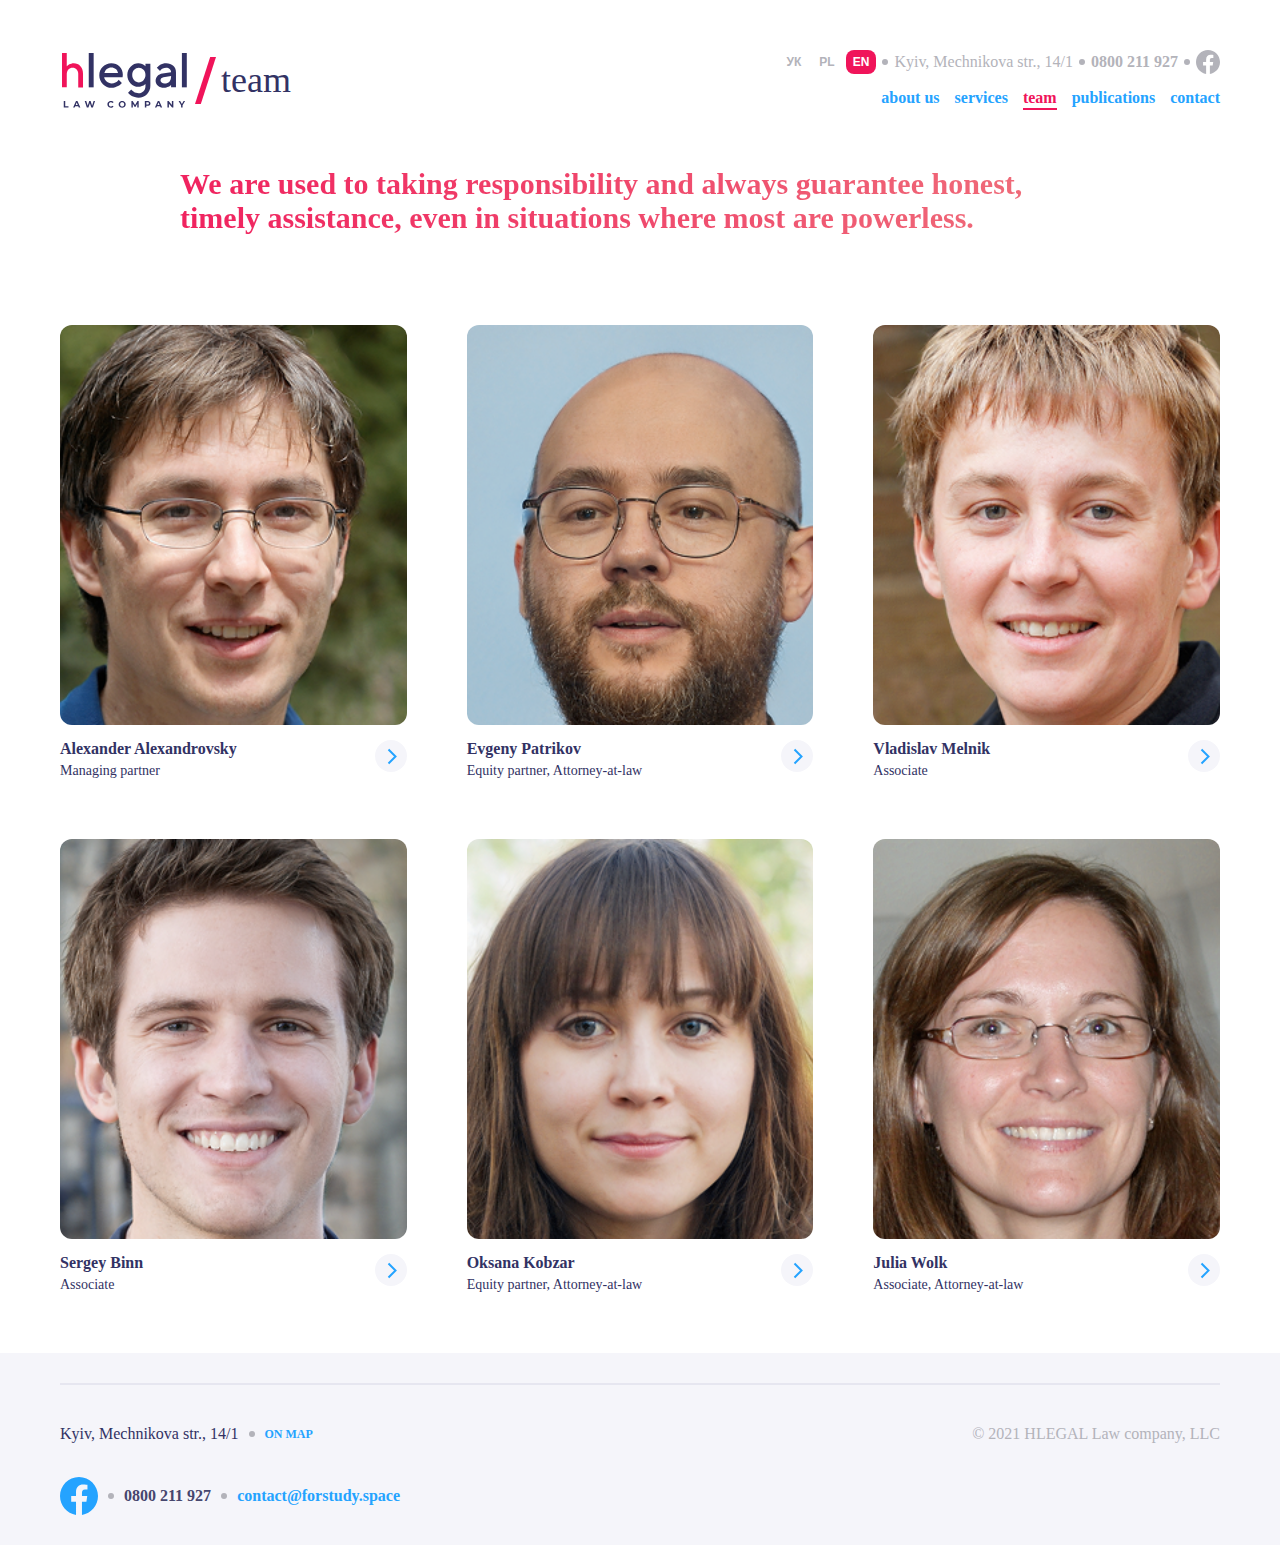
<file: team.html>
<!DOCTYPE html>
<html lang="en">

<head>
  <meta charset="UTF-8">
  <meta name="viewport" content="width=device-width, initial-scale=1.0">
  <title>Document</title>
  <link rel="preconnect" href="https://fonts.googleapis.com">
  <link rel="preconnect" href="https://fonts.gstatic.com" crossorigin>
  <link
    href="https://fonts.googleapis.com/css2?family=Encode+Sans+Expanded:wght@100;200;300;400;500;600;700;800;900&family=Montserrat:ital,wght@0,100..900;1,100..900&display=swap"
    rel="stylesheet">
  <link rel="stylesheet" href="styles/reset.css">
  <link rel="stylesheet" href="styles/style.css">
  <link rel="stylesheet" href="styles/teams.css">
</head>

<body>
  <header>
    <div class="contacts contacts__forPublication">
      <div class="contacts__lnges">
        <button class="lnges__btn forPublicationHeader">УК</button>
        <button class="lnges__btn forPublicationHeader">PL</button>
        <button class="lnges__btn lnges__btn--active">EN</button>
      </div>
      <svg xmlns="http://www.w3.org/2000/svg" width="6" height="6" viewBox="0 0 6 6" fill="none" class="bigBoy">
        <circle cx="3" cy="3" r="3" fill="#B3B3BA" />
      </svg>
      <h3 class="address__name bigBoy">Kyiv, Mechnikova str., 14/1</h3>
      <svg xmlns="http://www.w3.org/2000/svg" width="6" height="6" viewBox="0 0 6 6" fill="none" class="bigBoy">
        <circle cx="3" cy="3" r="3" fill="#B3B3BA" />
      </svg>
      <span class="contacts__contact forPublicationHeader">
        0800 211 927
      </span>
      <svg xmlns="http://www.w3.org/2000/svg" width="6" height="6" viewBox="0 0 6 6" fill="none" class="bigBoy">
        <circle cx="3" cy="3" r="3" fill="#B3B3BA" />
      </svg>
      <svg xmlns="http://www.w3.org/2000/svg" width="24" height="24" viewBox="0 0 24 24" fill="none"
        class="bigBoy facebook">
        <g clip-path="url(#clip0_178576_1651)">
          <path
            d="M24 12.0733C24 5.40541 18.6274 0 12 0C5.37258 0 0 5.40541 0 12.0733C0 18.0995 4.38823 23.0943 10.125 24V15.5633H7.07812V12.0733H10.125V9.41343C10.125 6.38755 11.9165 4.71615 14.6576 4.71615C15.9705 4.71615 17.3438 4.95195 17.3438 4.95195V7.92313H15.8306C14.3399 7.92313 13.875 8.85379 13.875 9.80857V12.0733H17.2031L16.6711 15.5633H13.875V24C19.6118 23.0943 24 18.0995 24 12.0733Z"
            fill="#B3B3BA" />
        </g>
        <defs>
          <clipPath id="clip0_178576_1651">
            <rect width="24" height="24" fill="white" />
          </clipPath>
        </defs>
      </svg>
    </div>
    <div class="pinned">
      <div class="pinned__logo">
        <a href="./index.html">
          <div class="pinned__logo__assets">
            <svg xmlns="http://www.w3.org/2000/svg" width="70" height="25" viewBox="0 0 70 25" fill="none"
              class="pinned__logo__brand">
              <path
                d="M2.64358 0H0V19.0926H2.64358V12.0094C2.64358 10.8111 2.94164 9.86583 3.53774 9.20012C4.13384 8.53441 4.95024 8.18824 5.96102 8.18824C6.82926 8.18824 7.55495 8.50778 8.13809 9.12024C8.72124 9.74601 9.01929 10.5315 9.01929 11.4769V19.1059H11.6758V11.4769C11.6758 9.71938 11.1964 8.3347 10.2374 7.29619C9.27846 6.25768 8.02146 5.73843 6.49233 5.73843C6.05173 5.73843 5.61114 5.79168 5.1835 5.91151C4.7429 6.03134 4.39301 6.16448 4.10792 6.31094C3.82283 6.45739 3.5507 6.61717 3.30448 6.80356C3.05826 6.98996 2.8898 7.12311 2.81205 7.20299C2.7343 7.28288 2.6695 7.33613 2.64358 7.37608V0Z"
                fill="#F0145A" />
              <path d="M17.5856 0H14.8604V19.0767H17.5856V0Z" fill="#323264" />
              <path
                d="M33.6598 13.4896L33.796 12.127C33.796 10.3011 33.1965 8.77493 31.9701 7.54857C30.7438 6.32221 29.2176 5.72266 27.3917 5.72266C25.5658 5.72266 23.9851 6.37672 22.677 7.68483C21.3689 8.99295 20.7148 10.5463 20.7148 12.3995C20.7148 14.3072 21.3962 15.9423 22.7315 17.305C24.0669 18.6676 25.6748 19.3489 27.528 19.3489C28.2365 19.3489 28.8906 19.2399 29.5446 19.0491C30.1987 18.8311 30.7438 18.6131 31.1253 18.3951C31.5341 18.1498 31.9429 17.8773 32.2971 17.5775C32.6514 17.2777 32.8967 17.0597 33.0057 16.9234C33.1147 16.7872 33.1965 16.7054 33.251 16.6236L31.4796 14.8522L31.0708 15.37C30.7983 15.6971 30.335 16.0241 29.6809 16.3784C28.9996 16.7327 28.291 16.8962 27.528 16.8962C26.4651 16.8962 25.5658 16.5691 24.8027 15.8878C24.0396 15.2065 23.5764 14.4162 23.4401 13.4896H33.6598ZM27.3917 8.03912C28.4 8.03912 29.2176 8.33889 29.8989 8.9112C30.553 9.51075 30.9618 10.2466 31.1253 11.1732H23.5491C23.7944 10.2466 24.2304 9.51075 24.9117 8.9112C25.5658 8.33889 26.4106 8.03912 27.3917 8.03912Z"
                fill="#323264" />
              <path
                d="M46.3695 18.286C46.3695 19.4852 46.0153 20.4662 45.2794 21.2293C44.5709 21.9651 43.6715 22.3467 42.5542 22.3467C42.0637 22.3467 41.5731 22.2649 41.1098 22.1286C40.6465 21.9924 40.2922 21.8289 39.9925 21.6381C39.6927 21.4473 39.4202 21.2566 39.1476 21.0113C38.9024 20.766 38.7389 20.6025 38.6571 20.5207C38.5753 20.439 38.5208 20.3572 38.4663 20.3027L36.6949 22.0741L36.9129 22.3467C37.0492 22.5374 37.2945 22.7827 37.6215 23.0552C37.9485 23.3005 38.3301 23.573 38.7661 23.8455C39.2021 24.0908 39.7472 24.3088 40.4285 24.4996C41.1098 24.6904 41.8184 24.7994 42.5542 24.7994C44.4074 24.7994 45.9335 24.1726 47.2144 22.919C48.468 21.6381 49.0948 20.112 49.0948 18.2588V5.99518H46.3695V7.3578L45.9062 6.94902C45.6065 6.67649 45.1432 6.40397 44.4891 6.13144C43.8351 5.85892 43.1265 5.72266 42.4179 5.72266C40.7555 5.72266 39.3384 6.34946 38.112 7.63033C36.8857 8.9112 36.2861 10.4373 36.2861 12.2632C36.2861 14.0892 36.8857 15.6153 38.112 16.8962C39.3384 18.177 40.7555 18.8038 42.4179 18.8038C42.8812 18.8038 43.3173 18.7493 43.7806 18.6403C44.2166 18.5041 44.5709 18.3678 44.8707 18.2315C45.1704 18.0953 45.443 17.9318 45.6882 17.741C45.9335 17.5502 46.1243 17.414 46.1788 17.3595L46.3695 17.1687V18.286ZM39.0114 12.2632C39.0114 11.1186 39.3657 10.1648 40.1015 9.37449C40.8373 8.58417 41.7094 8.17538 42.6905 8.17538C43.6715 8.17538 44.5436 8.58417 45.2794 9.37449C45.988 10.1648 46.3695 11.1186 46.3695 12.2632C46.3695 13.4079 45.988 14.3617 45.2794 15.152C44.5436 15.9423 43.6715 16.3511 42.6905 16.3511C41.7094 16.3511 40.8373 15.9423 40.1015 15.152C39.3657 14.3617 39.0114 13.4079 39.0114 12.2632Z"
                fill="#323264" />
              <path
                d="M63.3195 19.0764V10.6281C63.3195 9.23823 62.8017 8.06637 61.7934 7.13979C60.7851 6.18595 59.4769 5.72266 57.869 5.72266C57.2422 5.72266 56.6154 5.80441 56.0159 5.96793C55.4163 6.1587 54.9258 6.34946 54.5715 6.56748C54.2172 6.7855 53.8629 7.03078 53.5359 7.33055C53.2089 7.60308 53.0181 7.79384 52.9091 7.90285C52.8273 8.01186 52.7456 8.09362 52.6911 8.17538L54.4625 9.94679L54.8168 9.4835C55.0348 9.18372 55.4163 8.9112 55.9886 8.61142C56.5609 8.31164 57.1877 8.17538 57.869 8.17538C58.6594 8.17538 59.3134 8.42065 59.8312 8.88394C60.349 9.34724 60.5943 9.94679 60.5943 10.6281L55.8251 11.4457C54.6533 11.6364 53.6994 12.0997 53.0454 12.8356C52.364 13.5714 52.0098 14.4707 52.0098 15.5335C52.0098 16.5419 52.4458 17.414 53.3179 18.177C54.2172 18.9674 55.3073 19.3489 56.6427 19.3489C57.106 19.3489 57.542 19.2944 57.9781 19.1581C58.4413 19.0491 58.7956 18.9129 59.0954 18.7766C59.3952 18.6403 59.6677 18.4768 59.913 18.286C60.1583 18.0953 60.3218 17.959 60.4308 17.9045C60.5125 17.8228 60.567 17.741 60.5943 17.7137V19.0764H63.3195ZM57.0515 16.8962C56.3429 16.8962 55.7706 16.7327 55.3618 16.4056C54.9258 16.0786 54.735 15.6971 54.735 15.261C54.735 14.7977 54.8713 14.3889 55.1711 14.0892C55.4708 13.7894 55.8796 13.5714 56.3702 13.4896L60.5943 12.8083V13.0808C60.5943 14.3072 60.2945 15.2338 59.6677 15.9151C59.0409 16.5691 58.1688 16.8962 57.0515 16.8962Z"
                fill="#323264" />
              <path d="M69.3337 0H66.6084V19.0767H69.3337V0Z" fill="#323264" />
            </svg>
            <svg xmlns="http://www.w3.org/2000/svg" width="70" height="4" viewBox="0 0 70 4" fill="none"
              class="pinned__logo__brandName">
              <path d="M0 0.063176H0.852878V3.05352H2.70078V3.74845H0V0.063176Z" fill="#323264" />
              <path
                d="M8.26752 2.95875H6.5565L6.23009 3.74845H5.35615L6.99873 0.063176H7.84108L9.48893 3.74845H8.59393L8.26752 2.95875ZM7.99902 2.3112L7.41464 0.900261L6.83026 2.3112H7.99902Z"
                fill="#323264" />
              <path
                d="M17.8731 0.063176L16.6675 3.74845H15.7515L14.9407 1.25299L14.1036 3.74845H13.1928L11.982 0.063176H12.8664L13.6982 2.6534L14.5669 0.063176H15.3566L16.199 2.67446L17.0571 0.063176H17.8731Z"
                fill="#323264" />
              <path
                d="M26.9457 3.81163C26.5702 3.81163 26.2297 3.73091 25.9244 3.56945C25.6225 3.40449 25.3838 3.17811 25.2084 2.89031C25.0364 2.599 24.9504 2.27083 24.9504 1.90582C24.9504 1.5408 25.0364 1.21439 25.2084 0.926584C25.3838 0.635272 25.6225 0.40889 25.9244 0.24744C26.2297 0.0824801 26.5719 0 26.951 0C27.2704 0 27.5582 0.0561566 27.8144 0.16847C28.0741 0.280783 28.2917 0.442233 28.4672 0.652821L27.9197 1.15823C27.6705 0.870428 27.3616 0.726526 26.9931 0.726526C26.7649 0.726526 26.5614 0.777418 26.3824 0.879202C26.2034 0.977476 26.063 1.11611 25.9612 1.29511C25.8629 1.47411 25.8138 1.67768 25.8138 1.90582C25.8138 2.13395 25.8629 2.33752 25.9612 2.51652C26.063 2.69552 26.2034 2.83591 26.3824 2.93769C26.5614 3.03597 26.7649 3.0851 26.9931 3.0851C27.3616 3.0851 27.6705 2.93945 27.9197 2.64814L28.4672 3.15354C28.2917 3.36764 28.0741 3.53085 27.8144 3.64316C27.5547 3.75547 27.2651 3.81163 26.9457 3.81163Z"
                fill="#323264" />
              <path
                d="M33.3831 3.81163C33.0005 3.81163 32.6548 3.72915 32.3459 3.56419C32.0406 3.39923 31.8002 3.17285 31.6247 2.88505C31.4527 2.59373 31.3667 2.26732 31.3667 1.90582C31.3667 1.54431 31.4527 1.21965 31.6247 0.931849C31.8002 0.640536 32.0406 0.4124 32.3459 0.24744C32.6548 0.0824801 33.0005 0 33.3831 0C33.7657 0 34.1096 0.0824801 34.415 0.24744C34.7203 0.4124 34.9607 0.640536 35.1362 0.931849C35.3117 1.21965 35.3995 1.54431 35.3995 1.90582C35.3995 2.26732 35.3117 2.59373 35.1362 2.88505C34.9607 3.17285 34.7203 3.39923 34.415 3.56419C34.1096 3.72915 33.7657 3.81163 33.3831 3.81163ZM33.3831 3.0851C33.6007 3.0851 33.7972 3.03597 33.9727 2.93769C34.1482 2.83591 34.2851 2.69552 34.3834 2.51652C34.4852 2.33752 34.5361 2.13395 34.5361 1.90582C34.5361 1.67768 34.4852 1.47411 34.3834 1.29511C34.2851 1.11611 34.1482 0.977476 33.9727 0.879202C33.7972 0.777418 33.6007 0.726526 33.3831 0.726526C33.1655 0.726526 32.9689 0.777418 32.7934 0.879202C32.618 0.977476 32.4793 1.11611 32.3775 1.29511C32.2793 1.47411 32.2301 1.67768 32.2301 1.90582C32.2301 2.13395 32.2793 2.33752 32.3775 2.51652C32.4793 2.69552 32.618 2.83591 32.7934 2.93769C32.9689 3.03597 33.1655 3.0851 33.3831 3.0851Z"
                fill="#323264" />
              <path
                d="M42.0264 3.74845L42.0211 1.53729L40.9366 3.35887H40.5523L39.473 1.58467V3.74845H38.6728V0.063176H39.3782L40.7576 2.35331L42.1159 0.063176H42.8161L42.8266 3.74845H42.0264Z"
                fill="#323264" />
              <path
                d="M47.9285 0.063176C48.2549 0.063176 48.5374 0.117578 48.7761 0.226381C49.0183 0.335185 49.2043 0.489615 49.3342 0.689673C49.464 0.889731 49.529 1.12664 49.529 1.40041C49.529 1.67066 49.464 1.90757 49.3342 2.11114C49.2043 2.3112 49.0183 2.46563 48.7761 2.57443C48.5374 2.67972 48.2549 2.73237 47.9285 2.73237H47.1862V3.74845H46.3333V0.063176H47.9285ZM47.8811 2.03743C48.1373 2.03743 48.3321 1.98303 48.4655 1.87423C48.5989 1.76191 48.6656 1.60397 48.6656 1.40041C48.6656 1.19333 48.5989 1.03539 48.4655 0.926584C48.3321 0.814271 48.1373 0.758114 47.8811 0.758114H47.1862V2.03743H47.8811Z"
                fill="#323264" />
              <path
                d="M55.0121 2.95875H53.3011L52.9747 3.74845H52.1008L53.7433 0.063176H54.5857L56.2335 3.74845H55.3385L55.0121 2.95875ZM54.7436 2.3112L54.1592 0.900261L53.5749 2.3112H54.7436Z"
                fill="#323264" />
              <path
                d="M62.6281 0.063176V3.74845H61.9279L60.0906 1.51096V3.74845H59.2482V0.063176H59.9537L61.7858 2.30067V0.063176H62.6281Z"
                fill="#323264" />
              <path
                d="M67.9013 2.44281V3.74845H67.0485V2.43228L65.6217 0.063176H66.5273L67.5117 1.70049L68.4963 0.063176H69.3333L67.9013 2.44281Z"
                fill="#323264" />
            </svg>
          </div>
        </a>
        <svg xmlns="http://www.w3.org/2000/svg" width="12" height="26" viewBox="0 0 12 26" fill="none"
          class="pinned__logo__slash forMobileElement">
          <path fill-rule="evenodd" clip-rule="evenodd" d="M8.39478 0H11.617L3.22224 26H0L8.39478 0Z" fill="#F0145A" />
        </svg>
        <svg xmlns="http://www.w3.org/2000/svg" width="21" height="47" viewBox="0 0 21 47" fill="none"
          class="pinned__logo__bigSlash">
          <path fill-rule="evenodd" clip-rule="evenodd" d="M15.1752 0H21L5.82483 47H0L15.1752 0Z" fill="#F0145A" />
        </svg>
        <span class="pinned__logo__info pinned__logo__info__forPublication">team</span>
      </div>
      <button class="pinned__button forMobileElement">
        <svg xmlns="http://www.w3.org/2000/svg" width="32" height="32" viewBox="0 0 32 32" fill="none">
          <rect width="32" height="32" rx="8" fill="none"/>
          <path d="M7 10H25" stroke="#323264" stroke-width="2" />
          <path d="M7 16H25" stroke="#323264" stroke-width="2" />
          <path d="M7 22H25" stroke="#323264" stroke-width="2" />
        </svg>
      </button>
    </div>
    <nav class="sitenav bigBoy">
      <ul>
        <li class="sitenav__cat sitenav__cat--whitePage"><a href="./about.html">about us</a></li>
        <li class="sitenav__cat sitenav__cat--whitePage"><a href="./services.html">services</a></li>
        <li class="sitenav__cat sitenav__cat--active"><a href="./team.html">team</a></li>
        <li class="sitenav__cat sitenav__cat--whitePage"><a href="./publications.html">publications</a></li>
        <li class="sitenav__cat sitenav__cat--whitePage"><a href="./contact.html">contact</a></li>
      </ul>
    </nav>
  </header>
  <h1 class="bigTextForTeam">We are used to taking responsibility and
    always guarantee honest, timely assistance, even in situations
    where most are powerless.</h1>
  <div class="teams">
    <div class="teams__card">
      <img src="./img/team/Photo-5.png" alt="worker">
      <div class="teams__info">
        <div class="teams__nameANDjobpos">
          <h4>Alexander Alexandrovsky</h4>
          <span>Managing partner</span>
        </div>
        <svg xmlns="http://www.w3.org/2000/svg" width="32" height="32" viewBox="0 0 32 32" fill="none">
          <circle cx="16" cy="16" r="16" fill="#F5F5FA" />
          <path d="M13.5 23.5L20.5 16.5L13.5 9.5" stroke-width="2" />
        </svg>
      </div>
    </div>
    <div class="teams__card">
      <img src="./img/team/Photo-4.png" alt="worker">
      <div class="teams__info">
        <div class="teams__nameANDjobpos">
          <h4>Evgeny Patrikov</h4>
          <span>Equity partner, Attorney-at-law</span>
        </div>
        <svg xmlns="http://www.w3.org/2000/svg" width="32" height="32" viewBox="0 0 32 32" fill="none">
          <circle cx="16" cy="16" r="16" fill="#F5F5FA" />
          <path d="M13.5 23.5L20.5 16.5L13.5 9.5" stroke-width="2" />
        </svg>
      </div>
    </div>
    <div class="teams__card">
      <img src="./img/team/Photo-3.png" alt="worker">
      <div class="teams__info">
        <div class="teams__nameANDjobpos">
          <h4>Vladislav Melnik</h4>
          <span>Associate</span>
        </div>
        <svg xmlns="http://www.w3.org/2000/svg" width="32" height="32" viewBox="0 0 32 32" fill="none">
          <circle cx="16" cy="16" r="16" fill="#F5F5FA" />
          <path d="M13.5 23.5L20.5 16.5L13.5 9.5" stroke-width="2" />
        </svg>
      </div>
    </div>
    <div class="teams__card">
      <img src="./img/team/Photo-2.png" alt="worker">
      <div class="teams__info">
        <div class="teams__nameANDjobpos">
          <h4>Sergey Binn</h4>
          <span>Associate</span>
        </div>
        <svg xmlns="http://www.w3.org/2000/svg" width="32" height="32" viewBox="0 0 32 32" fill="none">
          <circle cx="16" cy="16" r="16" fill="#F5F5FA" />
          <path d="M13.5 23.5L20.5 16.5L13.5 9.5" stroke-width="2" />
        </svg>
      </div>
    </div>
    <div class="teams__card">
      <img src="./img/team/Photo-1.png" alt="worker">
      <div class="teams__info">
        <div class="teams__nameANDjobpos">
          <h4>Oksana Kobzar</h4>
          <span>Equity partner, Attorney-at-law</span>
        </div>
        <svg xmlns="http://www.w3.org/2000/svg" width="32" height="32" viewBox="0 0 32 32" fill="none">
          <circle cx="16" cy="16" r="16" fill="#F5F5FA" />
          <path d="M13.5 23.5L20.5 16.5L13.5 9.5" stroke-width="2" />
        </svg>
      </div>
    </div>
    <div class="teams__card">
      <img src="./img/team/Photo.png" alt="worker">
      <div class="teams__info">
        <div class="teams__nameANDjobpos">
          <h4>Julia Wolk</h4>
          <span>Associate, Attorney-at-law</span>
        </div>
        <svg xmlns="http://www.w3.org/2000/svg" width="32" height="32" viewBox="0 0 32 32" fill="none">
          <circle cx="16" cy="16" r="16" fill="#F5F5FA" />
          <path d="M13.5 23.5L20.5 16.5L13.5 9.5" stroke-width="2" />
        </svg>
      </div>
    </div>
  </div>
  <footer>
    <div class="topLine"></div>
    <div class="info">
      <div class="address">
        <h3 class="address__name">Kyiv, Mechnikova str., 14/1</h3>
        <svg xmlns="http://www.w3.org/2000/svg" width="6" height="6" viewBox="0 0 6 6" fill="none" class="bigBoy">
          <circle cx="3" cy="3" r="3" fill="#B3B3BA" />
        </svg>
        <a href="#">On map</a>
      </div>
      <div class="contact contact__wide">
        <svg xmlns="http://www.w3.org/2000/svg" width="38" height="38" viewBox="0 0 38 38" fill="none"
          class="contact__icon">
          <g clip-path="url(#clip0_178571_1633)">
            <path
              d="M38 19.1161C38 8.55857 29.4934 0 19 0C8.50658 0 0 8.55857 0 19.1161C0 28.6575 6.94803 36.5659 16.0312 38V24.6419H11.207V19.1161H16.0312V14.9046C16.0312 10.1136 18.8678 7.46723 23.2078 7.46723C25.2866 7.46723 27.4609 7.84059 27.4609 7.84059V12.545H25.0651C22.7048 12.545 21.9688 14.0185 21.9688 15.5302V19.1161H27.2383L26.3959 24.6419H21.9688V38C31.052 36.5659 38 28.6575 38 19.1161Z"
              fill="#24A3FF" />
          </g>
          <defs>
            <clipPath id="clip0_178571_1633">
              <rect width="38" height="38" fill="white" />
            </clipPath>
          </defs>
        </svg>
        <svg xmlns="http://www.w3.org/2000/svg" width="6" height="6" viewBox="0 0 6 6" fill="none" class="bigBoy">
          <circle cx="3" cy="3" r="3" fill="#B3B3BA" />
        </svg>
        <h3 class="contact__phone">0800 211 927</h3>
        <svg xmlns="http://www.w3.org/2000/svg" width="6" height="6" viewBox="0 0 6 6" fill="none" class="bigBoy">
          <circle cx="3" cy="3" r="3" fill="#B3B3BA" />
        </svg>
        <h4 class="contact__email">contact@forstudy.space</h4>
      </div>
      <h3 class="end">© 2021 HLEGAL Law company, LLC</h3>
    </div>
  </footer>
</body>

</html>
</file>
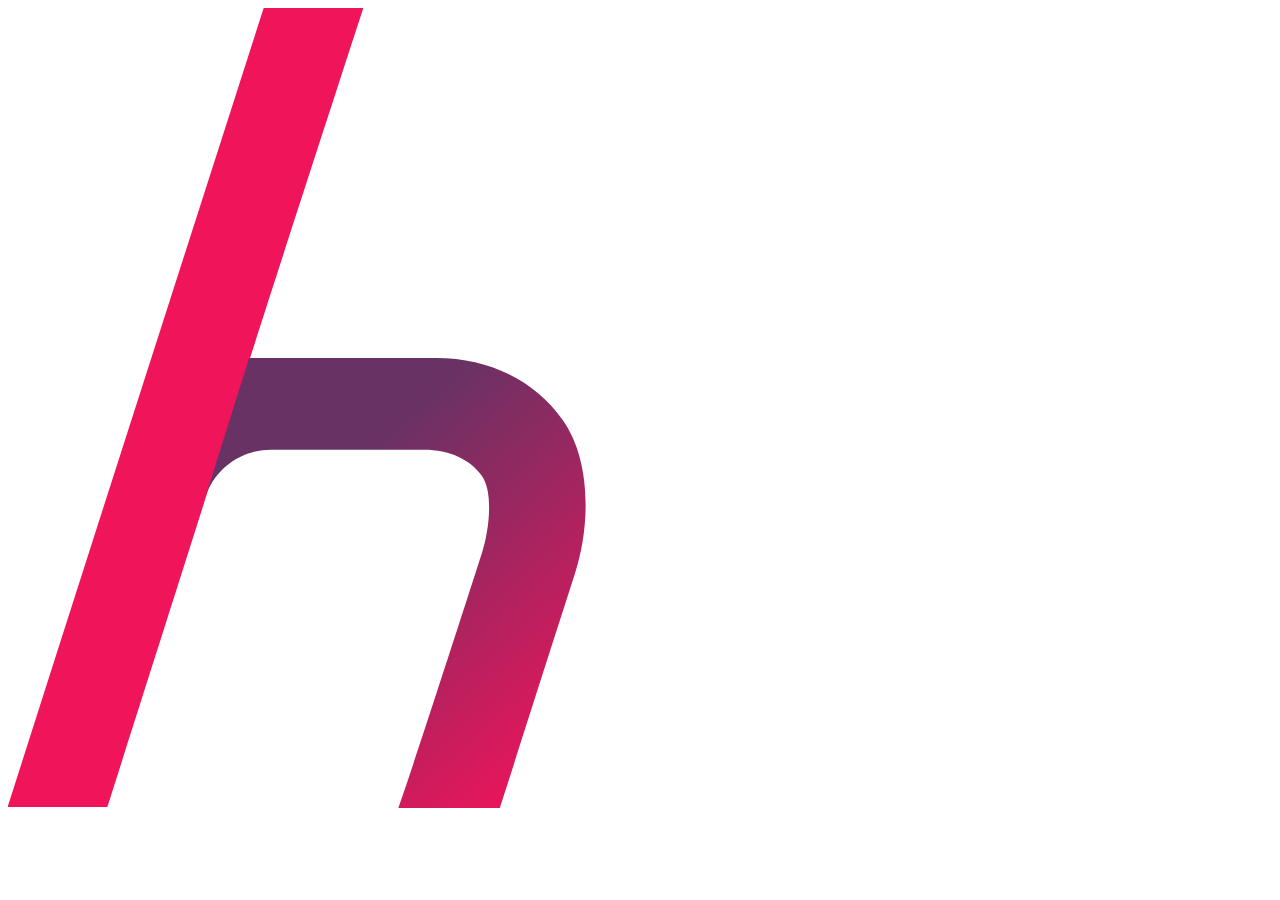
<file: testhtml.html>
<!DOCTYPE html>
<html lang="en">
<head>
    <meta charset="UTF-8">
    <meta name="viewport" content="width=device-width, initial-scale=1.0">
    <title>Document</title>
</head>
<body>
    <svg xmlns="http://www.w3.org/2000/svg" 
         width="750" 
         height="800" 
         viewBox="0 0 750 800" 
         fill="none"
         class="">
        <defs>
            <linearGradient id="paint0_linear_22728_11330" x1="320.824" y1="458.999" x2="67.5036" y2="176.696" gradientUnits="userSpaceOnUse">
            <stop stop-color="#F0145A"/>
            <stop offset="1" stop-color="#693264"/>
            </linearGradient>
        </defs>
        <path fill-rule="evenodd" clip-rule="evenodd"
                d="M99.3445 799H-0.369385C84.4982 532.509 170.329 266.331 255.698 0H355.276C354.856 1.33198 354.431 2.6675 353.999 4.00646C215.866 429.03 262.985 285.497 99.3445 799Z"
                fill="#F0145A"/>
        <path fill-rule="evenodd" clip-rule="evenodd"
                d="M44.1129 0H231.083C284.793 0 329.619 22.9124 357.49 61.6302C385.341 100.35 386.2 164.956 369.959 215.498L349.194 280.023C340.523 306.966 299.919 434.384 292.001 459H190C190 459 191.56 460.366 276.767 195.5C284.291 172.126 288.587 134.185 276.767 117.777C264.969 101.37 245.061 91.6601 218.719 91.6601H65.8863C35.8772 91.6601 9.28355 111.178 0 140.005L44.1129 0Z"
                fill="url(#paint0_linear_22728_11330)"
                transform="translate(197,350)"/>
    </svg>

</body>
</html>
</file>
<file: styles/style.css>
@charset "UTF-8";
.homepageUp {
  display: flex;
  flex-direction: column;
  flex-wrap: nowrap;
  align-content: start;
  justify-content: start;
  gap: 0px;
}
.homepageUp__content {
  display: flex;
  flex-direction: column;
  flex-wrap: nowrap;
  align-content: start;
  justify-content: start;
  gap: 30px;
  padding-bottom: 60px;
  border-radius: 0 0 12px 12px;
  background: linear-gradient(229deg, #323264 11.93%, #323264 57.17%, #643E72 87.46%);
}
.homepageUp__shadow > .line1 {
  width: calc(100% - 30px);
  height: 10px;
  border-radius: 0 0 12px 12px;
  background: #CACADB;
  margin: 0 auto; /* по центру */
}
.homepageUp__shadow > .line2 {
  width: calc(100% - 40px);
  height: 10px;
  border-radius: 0 0 12px 12px;
  background: #E7E7F2;
  margin: 0 auto; /* по центру */
}

.splash {
  height: 600px;
  width: 100%;
  display: flex;
  flex-direction: column;
  flex-wrap: nowrap;
  align-content: flex-start;
  justify-content: space-between;
  gap: 30px;
  position: relative;
  background-image: url(../img/background/h.svg);
  background-repeat: no-repeat;
  background-position: center;
  background-size: cover;
}
.splash__arrowDown {
  width: 42px;
  height: 42px;
  display: block;
  align-self: center;
  cursor: pointer;
}
.splash__arrowDown path, .splash__arrowDown circle {
  stroke: white;
}
.splash__arrowDown:hover path, .splash__arrowDown:hover circle {
  stroke: #F0145A;
}
.splash__text {
  padding: 0 30px;
  text-align: center;
  color: #fff;
  font-size: 38px;
  font-weight: 700;
}
@media screen and (min-width: 768px) {
  .splash {
    height: 1024px;
  }
}
@media screen and (min-width: 1024px) {
  .splash {
    background-size: contain;
    height: 768px;
  }
}
@media screen and (min-width: 1440px) {
  .splash {
    height: 800px;
  }
}
@media screen and (min-width: 1920px) {
  .splash {
    height: 1000px;
  }
}

header {
  display: flex;
  flex-direction: column;
  flex-wrap: nowrap;
  align-content: start;
  justify-content: start;
  gap: 0px;
  box-sizing: border-box;
}
header .bigBoy {
  display: none;
}
header .pinned__logo__bigSlash {
  display: none;
}
header > .contacts {
  display: flex;
  flex-direction: row;
  flex-wrap: nowrap;
  align-content: center;
  justify-content: space-between;
  gap: 0px;
  padding: 10px 15px;
  width: 100%;
  background: rgba(245, 245, 250, 0.2);
}
header > .contacts__forPublication {
  background-color: #F5F5FA;
}
header .lnges__btn {
  padding: 5px 7px;
  border-radius: 8px;
  background: transparent;
  border: none;
  cursor: pointer;
  color: #fff;
  font-size: 12px;
  font-weight: 700;
}
header .lnges__btn:hover {
  background-color: rgba(255, 255, 255, 0.2);
}
header .contacts__forPublication .forPublicationHeader {
  color: #B3B3BA;
}
header .contacts__forPublication .forPublicationHeader:hover {
  background-color: #F5F5FA;
}
header .lnges__btn--active {
  background: #F0145A;
  cursor: default;
}
header .lnges__btn--active:hover {
  background: #F0145A;
}
header .contacts__contact {
  color: #fff;
  font-size: 16px;
  font-weight: 700;
}
header > .pinned {
  display: flex;
  flex-direction: row;
  flex-wrap: nowrap;
  align-content: center;
  justify-content: space-between;
  gap: 0px;
  padding: 15px 15px;
  width: 100%;
}
header .pinned__logo {
  display: flex;
  flex-direction: row;
  flex-wrap: nowrap;
  align-content: flex-start;
  justify-content: flex-start;
  gap: 5px;
  align-items: center;
}
header .pinned__logo__assets {
  display: flex;
  flex-direction: column;
  flex-wrap: nowrap;
  align-content: flex-start;
  justify-content: center;
  gap: 3px;
  flex-direction: column;
}
header .pinned__logo__info {
  color: #fff;
  font-size: 20px;
  font-weight: 400;
}
header .pinned__logo__info__forPublication {
  color: #323264;
}
header .pinned__button {
  display: flex;
  align-items: center;
  justify-content: center;
  background: transparent;
  border: none;
}
header .pinned__button:hover svg rect {
  fill: #E6E6F0;
}
header .pinned__button--red:hover svg rect {
  fill: #F0145A;
}
@media screen and (min-width: 768px) {
  header {
    padding: 50px 60px 30px 60px;
    gap: 30px;
  }
  header .bigBoy {
    display: block;
  }
  header .forMobileElement {
    display: none;
  }
  header > .contacts {
    display: flex;
    flex-direction: row;
    flex-wrap: nowrap;
    align-content: start;
    justify-content: start;
    gap: 6px;
    padding: 0;
    background: none;
    align-items: center;
  }
  header > .contacts .facebook:hover path {
    fill: #F0145A;
    cursor: pointer;
  }
  header .address__name {
    color: #B3B3BA;
    font-size: 16px;
    font-weight: 400;
  }
  header > .pinned {
    padding: 0;
  }
  header .pinned__logo__assets {
    width: 130px;
    height: 60px;
  }
  header .pinned__logo__bigSlash {
    display: block;
  }
  header .pinned__logo__info {
    color: #fff;
    font-size: 36px;
    font-weight: 400;
  }
  header .pinned__logo__info__forPublication {
    color: #323264;
  }
  header .pinned__logo__brand {
    width: 130px;
    height: 45px;
  }
  header .pinned__logo__brandName {
    width: 130px;
    height: 7px;
  }
  header .sitenav > ul {
    display: flex;
    flex-direction: row;
    flex-wrap: nowrap;
    align-content: flex-start;
    justify-content: flex-start;
    gap: 15px;
  }
  header .sitenav__cat > a.normalLink {
    color: #24A3FF;
  }
  header .sitenav__cat > a {
    color: #fff;
    font-size: 16px;
    font-weight: 700;
    padding-bottom: 2px;
  }
  header .sitenav__cat > a:hover {
    border-bottom: 2px solid white;
  }
  header .sitenav__cat--whitePage > a {
    color: #24A3FF;
  }
  header .sitenav__cat--whitePage > a:hover {
    border-bottom: 2px solid #24A3FF;
  }
  header .sitenav__cat--active > a {
    color: #F0145A;
    border-bottom: 2px solid #F0145A;
  }
  header .sitenav__cat--active > a:hover {
    border-bottom: 2px solid #F0145A;
  }
}
@media screen and (min-width: 1024px) {
  header {
    position: relative;
    align-items: flex-end;
  }
  header > .contacts {
    justify-content: flex-end;
  }
  header > .pinned {
    position: absolute;
    left: 60px;
    top: 50px;
    width: 360px;
    height: 60px;
  }
  header .pinned__logo {
    display: flex;
    align-items: center;
  }
  header .sitenav {
    margin-top: -15px;
  }
}
@media screen and (min-width: 1920px) {
  header {
    padding: 50px 160px 0px 160px;
  }
  header > .pinned {
    left: 160px;
  }
}

.experience {
  display: flex;
  flex-direction: column;
  flex-wrap: nowrap;
  align-content: flex-start;
  justify-content: flex-start;
  gap: 30px;
}
.experience__navigation {
  padding-right: 30px;
  width: 100%;
  /* не ширше екрана */
  overflow-x: auto;
  /* горизонтальний скрол */
  overflow-y: hidden;
}
.experience__navigation > ul {
  padding: 0px 30px;
  display: flex;
  flex-direction: row;
  flex-wrap: nowrap;
  align-content: flex-start;
  justify-content: flex-start;
  gap: 30px;
}
.experience__navigation__element {
  color: #B3B3BA;
  font-size: 30px;
  font-weight: 700;
  white-space: nowrap;
  cursor: pointer;
}
.experience__navigation__element:hover {
  color: #F0145A;
}
.experience__navigation__element--active {
  background: linear-gradient(90deg, #F0145A 0.84%, #EF8080 99.96%);
  -webkit-background-clip: text;
  color: transparent;
}
.experience__navigation__element--active:hover {
  background: linear-gradient(90deg, #F0145A 0.84%, #EF8080 99.96%);
  -webkit-background-clip: text;
  color: transparent;
}
.experience__line {
  width: calc(100% - 60px);
  height: 3px;
  background: rgba(255, 255, 255, 0.3);
  border-radius: 2px;
  margin: 0 auto;
  /* по центру */
}
.experience h2 {
  padding: 0 30px 30px 30px;
  color: #fff;
  font-size: 20px;
  font-weight: 700;
}
.experience p {
  padding: 0 30px;
  color: #fff;
  font-size: 19px;
  font-weight: 400;
  line-height: 30px;
}
@media screen and (min-width: 768px) {
  .experience__navigation {
    padding-right: 60px;
  }
  .experience__navigation > ul {
    padding: 0px 60px;
  }
  .experience__line {
    width: calc(100% - 120px);
  }
  .experience h2 {
    padding: 0 60px 30px 60px;
  }
  .experience p {
    padding: 0 60px;
  }
}
@media screen and (min-width: 1024px) {
  .experience {
    padding: 60px;
    display: grid;
    grid-template-columns: 1fr 1fr;
    align-items: center;
  }
  .experience__navigation {
    overflow-x: visible;
    overflow-y: visible;
    display: flex;
    justify-content: flex-end;
    border-right: 4px solid rgba(255, 255, 255, 0.3);
  }
  .experience__navigation > ul {
    display: flex;
    flex-direction: column;
    align-items: flex-end;
    white-space: normal;
    gap: 30px;
    padding: 0;
  }
  .experience__line {
    display: none;
  }
}
@media screen and (min-width: 1440px) {
  .experience {
    padding: 60px 180px;
    grid-template-columns: 3fr 4fr;
  }
}
@media screen and (min-width: 1920px) {
  .experience {
    padding: 60px 280px;
    grid-template-columns: 3fr 4fr;
  }
}

.card-link {
  display: block;
  /* щоб вів себе як блок */
  text-decoration: none;
  /* прибрати підкреслення */
  color: inherit;
  /* успадковувати колір тексту */
}

.services {
  padding: 0 30px;
  display: flex;
  flex-direction: column;
  flex-wrap: nowrap;
  align-content: flex-start;
  justify-content: flex-start;
  gap: 30px;
}
.services__beginInfo {
  display: flex;
  flex-direction: column;
  flex-wrap: nowrap;
  align-content: flex-start;
  justify-content: flex-start;
  gap: 10px;
}
.services .linkWithArrow {
  display: flex;
  flex-direction: row;
  flex-wrap: nowrap;
  align-content: flex-start;
  justify-content: flex-start;
  gap: 2px;
  align-items: center;
  cursor: pointer;
}
.services .linkWithArrow:hover .linkWithArrow--caps {
  color: #F0145A;
}
.services .linkWithArrow:hover svg path {
  stroke: #F0145A;
}
.services .linkWithArrow--caps {
  color: #24A3FF;
  font-size: 14px;
  font-weight: 700;
  text-transform: uppercase;
}
.services .linkWithArrow svg path {
  stroke: #24A3FF;
}
.services__beginInfo > h1 {
  color: #24A3FF;
  font-size: 30px;
  font-weight: 700;
  background: linear-gradient(90deg, #F0145A 0.84%, #EF8080 99.96%);
  -webkit-background-clip: text;
  color: transparent;
}
.services__cards {
  display: flex;
  flex-direction: column;
  flex-wrap: nowrap;
  align-content: flex-start;
  justify-content: flex-start;
  gap: 30px;
}
.services__card {
  display: flex;
  flex-direction: column;
  flex-wrap: nowrap;
  align-content: flex-start;
  justify-content: flex-start;
  gap: 15px;
  align-items: flex-start;
}
.services__card .icons_area {
  padding: 14px;
  border-radius: 24px;
}
.services__card .icons__area__problem {
  padding: 23px;
  border-radius: 24px;
}
.services__card .activeColor_regular {
  color: #24A3FF;
  font-size: 22px;
  font-weight: 700;
}
.services__card p {
  color: #fff;
  font-size: 16px;
  font-weight: 400;
}
@media screen and (min-width: 768px) {
  .services {
    padding: 0 60px;
  }
  .services__cards {
    display: grid;
    grid-template-columns: repeat(2, 1fr);
    grid-template-rows: repeat(3, 1fr);
    grid-gap: 60px;
  }
}
@media screen and (min-width: 1024px) {
  .services {
    padding: 0 60px;
  }
  .services__cards {
    display: grid;
    grid-template-columns: repeat(3, 1fr);
    grid-template-rows: repeat(2, 1fr);
    grid-gap: 60px;
  }
}
@media screen and (min-width: 1920px) {
  .services {
    padding: 0 160px;
  }
}

.paginator {
  display: flex;
  flex-direction: row;
  flex-wrap: nowrap;
  align-content: center;
  justify-content: center;
  gap: 15px;
  align-items: center;
}
.paginator__dot {
  width: 16px;
  height: 16px;
  border-radius: 50%;
  background-color: #24A3FF;
  opacity: 0.2;
  cursor: pointer;
}
.paginator__dot:hover {
  opacity: 0.6;
}
.paginator__dot--active {
  opacity: 1;
  cursor: default;
}
.paginator__dot--active:hover {
  opacity: 1;
}

.team {
  padding: 30px;
  display: flex;
  flex-direction: column;
  flex-wrap: nowrap;
  align-content: flex-start;
  justify-content: space-between;
  gap: 30px;
}
.team__workerCard {
  display: flex;
  flex-direction: column;
  flex-wrap: nowrap;
  align-content: flex-start;
  justify-content: space-between;
  gap: 0px;
  background: #EDEDF7;
  border-radius: 12px;
}
.team__workerCard--img {
  width: 100%;
  height: 500px;
  -o-object-fit: cover;
     object-fit: cover;
  border-radius: 12px 12px 0 0;
}
.team .linkWithArrow {
  display: flex;
  flex-direction: row;
  flex-wrap: nowrap;
  align-content: flex-start;
  justify-content: flex-start;
  gap: 2px;
  align-items: center;
  cursor: pointer;
}
.team .linkWithArrow:hover .linkWithArrow--caps {
  color: #F0145A;
}
.team .linkWithArrow:hover svg path {
  stroke: #F0145A;
}
.team .linkWithArrow--caps {
  color: #24A3FF;
  font-size: 14px;
  font-weight: 700;
  text-transform: uppercase;
}
.team .linkWithArrow svg path {
  stroke: #24A3FF;
}
.team__workerCard__workerInfo {
  display: flex;
  flex-direction: column;
  flex-wrap: nowrap;
  align-content: flex-start;
  justify-content: flex-start;
  gap: 30px;
  padding: 30px;
}
.team .text {
  color: #fff;
  font-size: 30px;
  font-weight: 700;
  background: linear-gradient(90deg, #F0145A 0.84%, #EF8080 99.96%);
  -webkit-background-clip: text;
  color: transparent;
}
.team .workerInfo__name {
  color: #B3B3BA;
  font-size: 16px;
  font-weight: 700;
  margin-bottom: 5px;
}
.team .workerInfo__jobposition {
  color: #B3B3BA;
  font-size: 14px;
  font-weight: 400;
}
@media screen and (min-width: 768px) {
  .team {
    padding: 60px;
  }
}
@media screen and (min-width: 1024px) {
  .team__workerCard {
    display: flex;
    flex-direction: row;
    flex-wrap: nowrap;
    align-content: flex-start;
    justify-content: flex-start;
    gap: 0px;
  }
  .team__workerCard--img {
    width: 380px;
    height: auto;
    border-radius: 12px 0 0 12px;
  }
  .team .text {
    color: #fff;
    font-size: 38px;
    font-weight: 700;
    background: linear-gradient(90deg, #F0145A 0.84%, #EF8080 99.96%);
    -webkit-background-clip: text;
    color: transparent;
  }
}
@media screen and (min-width: 1920px) {
  .team {
    padding: 60px 160px;
  }
}

.clients {
  display: flex;
  flex-direction: column;
  flex-wrap: nowrap;
  align-content: flex-start;
  justify-content: flex-start;
  gap: 30px;
  width: 100%;
}
.clients--other {
  padding-top: 30px;
}
.clients > h3 {
  color: #323264;
  font-size: 14px;
  font-weight: 700;
  text-transform: uppercase;
  align-self: center;
}
.clients__logoArea {
  display: flex;
  flex-direction: column;
  flex-wrap: nowrap;
  align-content: center;
  justify-content: center;
  gap: 0px;
}
.clients__logo {
  height: 120px;
  width: 100%;
  display: flex;
  justify-content: center;
  align-items: center;
}
.clients__logo--bigBoy {
  display: none;
}
.clients .hl {
  background-color: #1C4280;
}
.clients .wb {
  background-color: #143646;
}
.clients .tp {
  background-color: #F48B30;
}
.clients .threed {
  background-color: #9E4DC3;
}
.clients .orange {
  background-color: #FD9339;
}
.clients .ad {
  background-color: #E2E2E4;
}
.clients .click {
  background-color: #C71C36;
}
.clients .eco {
  background-color: #DCF3F9;
}
.clients .infra {
  background-color: #EAEAEA;
}
.clients .city {
  background-color: #282240;
}
.clients .art {
  background-color: #1D4568;
}
.clients .ult {
  background-color: #000;
}
@media screen and (min-width: 768px) {
  .clients__logo--bigBoy {
    display: block;
  }
  .clients__logoArea {
    display: grid;
    grid-template-columns: repeat(3, 1fr);
    grid-template-rows: repeat(4, 1fr);
  }
}
@media screen and (min-width: 1024px) {
  .clients__logoArea {
    display: grid;
    grid-template-columns: repeat(4, 1fr);
    grid-template-rows: repeat(3, 1fr);
  }
}
@media screen and (min-width: 1920px) {
  .clients {
    padding: 0px 100px 60px 100px;
    width: auto;
  }
  .clients__logoArea {
    border-radius: 12px;
  }
}

.publications {
  display: flex;
  flex-direction: column;
  flex-wrap: nowrap;
  align-content: flex-start;
  justify-content: flex-start;
  gap: 30px;
  padding: 30px;
  background-color: #F5F5FA;
}
.publications__moreBTN {
  align-self: center;
  padding: 18px 30px;
  border-radius: 12px;
  background: #24A3FF;
  box-shadow: 0 0 20px 0 rgba(36, 163, 255, 0.5);
  cursor: pointer;
  color: #fff;
  font-size: 16px;
  font-weight: 700;
  text-align: center;
}
.publications__moreBTN:hover {
  background: #0085FF;
}
.publications__moreBTN:active {
  background: #006CCF;
}
.publications__categories {
  align-self: center;
  display: flex;
  border-radius: 12px;
  background-color: #E6E6F0;
}
.publications__categories > button {
  display: flex;
  padding: 8px 30px 10px 30px;
  align-items: flex-start;
  gap: 10px;
  border-radius: 10px;
  margin: 2px;
  background-color: #E6E6F0;
  cursor: pointer;
}
.publications__categories > button.active {
  background-color: #FFFFFF;
  cursor: default;
  pointer-events: none;
}
.publications__categories > button:hover {
  background-color: #F5F5FA;
}
.publications .linkWithArrow {
  display: flex;
  flex-direction: row;
  flex-wrap: nowrap;
  align-content: flex-start;
  justify-content: flex-start;
  gap: 2px;
  align-items: center;
  cursor: pointer;
}
.publications .linkWithArrow:hover .linkWithArrow--caps {
  color: #F0145A;
}
.publications .linkWithArrow:hover svg path {
  stroke: #F0145A;
}
.publications .linkWithArrow--caps {
  color: #24A3FF;
  font-size: 14px;
  font-weight: 700;
  text-transform: uppercase;
}
.publications .linkWithArrow svg path {
  stroke: #24A3FF;
}
.publications > h1 {
  color: #fff;
  font-size: 30px;
  font-weight: 700;
  background: linear-gradient(90deg, #F0145A 0.84%, #EF8080 99.96%);
  background-clip: text;
  -webkit-background-clip: text;
  -webkit-text-fill-color: transparent;
}
.publications__cards {
  display: flex;
  flex-direction: column;
  flex-wrap: nowrap;
  align-content: flex-start;
  justify-content: flex-start;
  gap: 30px;
}
.publications__card {
  display: flex;
  flex-direction: column;
  flex-wrap: nowrap;
  align-content: flex-start;
  justify-content: flex-start;
  gap: 0px;
  background-color: #FFFFFF;
  cursor: pointer;
}
.publications__card:hover .publications__name {
  color: #F0145A;
}
.publications__img {
  width: 100%;
  height: 200px;
  -o-object-fit: cover;
     object-fit: cover;
  border-radius: 8px 8px 0 0;
}
.publications__info {
  padding: 30px;
  display: flex;
  flex-direction: column;
  flex-wrap: nowrap;
  align-content: flex-start;
  justify-content: flex-start;
  gap: 15px;
}
.publications__name {
  color: #24A3FF;
  font-size: 16px;
  font-weight: 700;
}
.publications__date {
  color: #B3B3BA;
  font-size: 12px;
  font-weight: 700;
  text-transform: uppercase;
}
.publications__line {
  width: 100%;
  height: 4px;
  background-color: #E6E6F0;
}
.publications__text {
  color: #000;
  font-size: 14px;
  font-weight: 400;
}
@media screen and (min-width: 768px) {
  .publications {
    padding: 30px 60px;
  }
  .publications__cards {
    display: grid;
    grid-template-columns: repeat(2, minmax(0, 1fr));
    gap: 24px;
    grid-gap: 30px;
  }
  .publications__cards .card__wide {
    grid-column: 1/-1;
  }
}
@media screen and (min-width: 1024px) {
  .publications__cards {
    grid-template-columns: repeat(3, minmax(0, 1fr));
  }
  .publications__cards .card__wide {
    grid-column: 3;
  }
}
@media screen and (min-width: 1920px) {
  .publications {
    padding: 30px 160px;
    margin-top: 30px;
  }
}

footer {
  display: flex;
  flex-direction: column;
  flex-wrap: nowrap;
  align-content: flex-start;
  justify-content: flex-start;
  gap: 30px;
  padding: 30px;
  align-items: center;
  background-color: #F5F5FA;
}
footer .bigBoy {
  display: none;
}
footer > .topLine {
  width: 100%;
  height: 2px;
  background-color: #E6E6F0;
}
footer > .info {
  display: flex;
  flex-direction: column;
  flex-wrap: nowrap;
  align-content: flex-start;
  justify-content: flex-start;
  gap: 20px;
  align-items: center;
}
footer .address {
  display: flex;
  flex-direction: column;
  flex-wrap: nowrap;
  align-content: flex-start;
  justify-content: flex-start;
  gap: 10px;
  align-items: center;
}
footer .address__name {
  color: #323264;
  font-size: 16px;
  font-weight: 400;
}
footer .address > a {
  color: #24A3FF;
  font-size: 12px;
  font-weight: 700;
  text-transform: uppercase;
}
footer .contact {
  display: flex;
  flex-direction: column;
  flex-wrap: nowrap;
  align-content: flex-start;
  justify-content: flex-start;
  gap: 10px;
  align-items: center;
}
footer .contact__icon {
  cursor: pointer;
}
footer .contact__icon:hover path {
  fill: #F0145A;
}
footer .contact__phone {
  color: #46466E;
  font-size: 16px;
  font-weight: 700;
}
footer .contact__email {
  color: #24A3FF;
  font-size: 16px;
  font-weight: 700;
}
footer .contact__email:hover {
  color: #F0145A;
}
footer .end {
  color: #B3B3BA;
  font-size: 16px;
  font-weight: 400;
}
@media screen and (min-width: 768px) {
  footer {
    padding: 30px 60px;
  }
  footer .bigBoy {
    display: block;
  }
  footer > .info {
    display: grid;
    width: 100%;
    grid-template-columns: 1fr 1fr;
    grid-template-rows: 1fr 1fr;
    gap: 24px;
  }
  footer .address {
    display: flex;
    flex-direction: row;
    flex-wrap: nowrap;
    align-content: flex-start;
    justify-content: flex-start;
    gap: 10px;
  }
  footer .contact {
    grid-row: 2;
    grid-column: span 2;
    display: flex;
    flex-direction: row;
    flex-wrap: nowrap;
    align-content: flex-start;
    justify-content: flex-start;
    gap: 10px;
  }
  footer .end {
    justify-self: end;
  }
}
@media screen and (min-width: 1920px) {
  footer {
    padding: 30px 120px;
  }
}/*# sourceMappingURL=style.css.map */
</file>
<file: styles/about.css>
.upInfo {
  padding: 30px;
  display: flex;
  flex-direction: column;
  flex-wrap: nowrap;
  align-content: flex-start;
  justify-content: flex-start;
  gap: 30px;
}
.upInfo__info {
  display: flex;
  flex-direction: column;
  flex-wrap: nowrap;
  align-content: flex-start;
  justify-content: flex-start;
  gap: 30px;
}
.upInfo h1 {
  color: #fff;
  font-size: 30px;
  font-weight: 700;
  background: linear-gradient(90deg, #F0145A 0.84%, #EF8080 99.96%);
  background-clip: text;
  -webkit-background-clip: text;
  -webkit-text-fill-color: transparent;
}
.upInfo p {
  color: #000;
  font-size: 19px;
  font-weight: 400;
}
.upInfo__more {
  padding-left: 30px;
  border-left: 4px solid #E6E6F0;
  display: flex;
  flex-direction: column;
  flex-wrap: nowrap;
  align-content: flex-start;
  justify-content: flex-start;
  gap: 40px;
}
.upInfo__card {
  display: flex;
  flex-direction: column;
  flex-wrap: nowrap;
  align-content: flex-start;
  justify-content: flex-start;
  gap: 10px;
}
.upInfo__cardSVG {
  display: flex;
  flex-direction: row;
  flex-wrap: nowrap;
  align-content: flex-start;
  justify-content: flex-start;
  gap: 8px;
  align-items: center;
}
.upInfo__cardSVG > h1 {
  color: #fff;
  font-size: 36px;
  font-weight: 700;
  background: linear-gradient(90deg, #F0145A 0.84%, #EF8080 99.96%);
  background-clip: text;
  -webkit-background-clip: text;
  -webkit-text-fill-color: transparent;
}

.coolTeam {
  height: 115px;
  background: linear-gradient(265deg, #F01432 0%, #323264 29.69%), url("../img/achievements/a8cddded947e31014076f8d7e05c3375f3997eb7.png") lightgray 50%/cover no-repeat;
  background-blend-mode: screen, normal;
  display: flex;
  align-items: center;
  justify-content: center;
}
.coolTeam > span {
  color: #fff;
  font-size: 36px;
  font-weight: 700;
  text-align: center;
  text-shadow: 0 15px 30px rgba(40, 40, 86, 0.8);
  text-transform: uppercase;
  opacity: 0.8;
}

.downInfo {
  padding: 30px;
  display: flex;
  flex-direction: column;
  flex-wrap: nowrap;
  align-content: flex-start;
  justify-content: flex-start;
  gap: 30px;
}
.downInfo > p {
  color: #000;
  font-size: 19px;
  font-weight: 400;
}
.downInfo > h1 {
  color: #fff;
  font-size: 30px;
  font-weight: 700;
  background: linear-gradient(90deg, #F0145A 0.84%, #EF8080 99.96%);
  background-clip: text;
  -webkit-background-clip: text;
  -webkit-text-fill-color: transparent;
}

.achivements {
  padding: 30px 60px;
  background-color: #F5F5FA;
  display: flex;
  flex-direction: column;
  flex-wrap: nowrap;
  align-content: flex-start;
  justify-content: flex-start;
  gap: 30px;
  align-items: center;
}
.achivements > span {
  color: #323264;
  font-size: 14px;
  font-weight: 700;
  letter-spacing: 1px;
  text-transform: uppercase;
}
.achivements__imges {
  width: 100%;
}
.achivements .bigBoy {
  display: none;
}
.achivements__imgArea {
  height: 90px;
  display: flex;
  align-items: center;
  justify-content: center;
  background-color: #fff;
  border-radius: 12px;
}

@media screen and (min-width: 768px) {
  .upInfo {
    padding: 30px 60px;
  }
  .coolTeam {
    height: 233px;
  }
  .coolTeam > span {
    font-size: 46px;
    letter-spacing: 63px;
  }
  .downInfo {
    padding: 30px 60px;
  }
  .achivements {
    padding: 30px 60px;
  }
  .achivements .bigBoy {
    display: flex;
  }
  .achivements .smallBoy {
    display: none;
  }
  .achivements__imges {
    display: grid;
    grid-template-columns: repeat(4, minmax(0, 1fr));
    gap: 40px;
  }
  .achivements__imgArea {
    height: 110px;
  }
}
@media screen and (min-width: 1024px) {
  .upInfo,
  .downInfo {
    display: grid;
    grid-template-columns: 4fr 3fr;
    gap: 60px;
  }
  .coolTeam {
    height: 312px;
  }
  .coolTeam > span {
    font-size: 86px;
  }
}
@media screen and (min-width: 1440px) {
  .upInfo,
  .downInfo {
    padding: 30px 180px;
  }
  .coolTeam {
    height: 438px;
  }
  .coolTeam > span {
    font-size: 96px;
  }
}
@media screen and (min-width: 1920px) {
  .upInfo,
  .downInfo {
    padding: 30px 280px;
  }
  .coolTeam {
    height: 584px;
  }
}/*# sourceMappingURL=about.css.map */
</file>
<file: styles/contact.css>
main {
  padding: 30px;
  display: flex;
  flex-direction: column;
  flex-wrap: nowrap;
  align-content: flex-start;
  justify-content: flex-start;
  gap: 30px;
}
main button {
  padding: 18px 30px;
  border-radius: 12px;
  background: #24A3FF;
  box-shadow: 0 0 20px 0 rgba(36, 163, 255, 0.5);
  color: #fff;
  font-size: 16px;
  font-weight: 700;
}

.contacts {
  display: flex;
  flex-direction: column;
  flex-wrap: nowrap;
  align-content: flex-start;
  justify-content: flex-start;
  gap: 30px;
}
.contacts__adress {
  color: #323264;
  font-size: 21px;
  font-weight: 400;
}
.contacts .greyLine {
  height: 4px;
  align-self: stretch;
  background-color: #E6E6F0;
}
.contacts__numANDemail {
  display: flex;
  flex-direction: column;
  flex-wrap: nowrap;
  align-content: flex-start;
  justify-content: flex-start;
  gap: 15px;
}
.contacts__phoneNumber {
  color: #46466E;
  font-size: 21px;
  font-weight: 400;
}
.contacts__email {
  color: #24A3FF;
  font-size: 21px;
  font-weight: 400;
}
.contacts__facebook {
  display: flex;
  flex-direction: row;
  flex-wrap: nowrap;
  align-content: flex-start;
  justify-content: flex-start;
  gap: 10px;
}
.contacts__facebook > a {
  color: #24A3FF;
  font-size: 12px;
  font-weight: 700;
}

.feedback {
  padding: 30px;
  display: flex;
  flex-direction: column;
  flex-wrap: nowrap;
  align-content: flex-start;
  justify-content: flex-start;
  gap: 30px;
  border-radius: 12px;
  background-color: #F5F5FA;
}
.feedback > h1 {
  color: #fff;
  font-size: 30px;
  font-weight: 700;
  background: linear-gradient(90deg, #F0145A 0.84%, #EF8080 99.96%);
  background-clip: text;
  -webkit-background-clip: text;
  -webkit-text-fill-color: transparent;
}
.feedback__userinfo {
  display: flex;
  flex-direction: column;
  flex-wrap: nowrap;
  align-content: flex-start;
  justify-content: flex-start;
  gap: 15px;
}
.feedback__userdate {
  display: flex;
  flex-direction: column;
  flex-wrap: nowrap;
  align-content: flex-start;
  justify-content: flex-start;
  gap: 15px;
}
.feedback input, .feedback textarea {
  padding: 15px;
  border-radius: 8px;
  border: 1px solid var(--Basic-White, #FFF);
  background: var(--Basic-White, #FFF);
}
.feedback__iputMessage {
  height: 130px;
}
.feedback input::-moz-placeholder, .feedback textarea::-moz-placeholder {
  color: #B3B3BA;
  font-size: 16px;
  font-weight: 400;
}
.feedback input::placeholder, .feedback textarea::placeholder {
  color: #B3B3BA;
  font-size: 16px;
  font-weight: 400;
}
.feedback h3 {
  color: #B3B3BA;
  font-size: 16px;
  font-weight: 700;
}

@media screen and (min-width: 768px) {
  main {
    padding: 60px;
    gap: 60px;
  }
}
@media screen and (min-width: 768px) {
  main {
    display: grid;
    grid-template-columns: repeat(2, minmax(0, 1fr));
  }
}
@media screen and (min-width: 1440px) {
  main {
    padding: 60px 180px;
  }
}
@media screen and (min-width: 1920px) {
  main {
    padding: 60px 280px;
  }
}/*# sourceMappingURL=contact.css.map */
</file>
<file: styles/teams.css>
.bigTextForTeam {
  padding: 30px;
  color: #fff;
  font-size: 30px;
  font-weight: 700;
  background: linear-gradient(90deg, #F0145A 0.84%, #EF8080 99.96%);
  background-clip: text;
  -webkit-background-clip: text;
  -webkit-text-fill-color: transparent;
}

.teams {
  padding: 30px;
  display: flex;
  flex-direction: column;
  flex-wrap: nowrap;
  align-content: flex-start;
  justify-content: flex-start;
  gap: 30px;
}
.teams__card {
  display: flex;
  flex-direction: column;
  flex-wrap: nowrap;
  align-content: flex-start;
  justify-content: flex-start;
  gap: 15px;
}
.teams__card > img {
  width: 100%;
  height: 300px;
  -o-object-fit: cover;
     object-fit: cover;
  border-radius: 12px;
}
.teams__info {
  display: flex;
  flex-direction: row;
  flex-wrap: nowrap;
  align-content: flex-start;
  justify-content: space-between;
  gap: 15px;
  cursor: pointer;
}
.teams__info:hover h4 {
  color: #F0145A;
}
.teams__info svg path {
  stroke: #24A3FF;
}
.teams__info:hover svg path {
  stroke: #F0145A;
}
.teams__nameANDjobpos {
  display: flex;
  flex-direction: column;
  flex-wrap: nowrap;
  align-content: flex-start;
  justify-content: flex-start;
  gap: 5px;
}
.teams__nameANDjobpos > h4 {
  color: #323264;
  font-size: 16px;
  font-weight: 700;
}
.teams__nameANDjobpos > span {
  color: #323264;
  font-size: 14px;
  font-weight: 400;
}

@media screen and (min-width: 768px) {
  .bigTextForTeam {
    padding: 30px 60px;
  }
  .teams {
    padding: 60px;
    gap: 60px;
    display: grid;
    grid-template-columns: repeat(2, minmax(0, 1fr));
  }
  .teams__card > img {
    height: 400px;
  }
}
@media screen and (min-width: 1024px) {
  .bigTextForTeam {
    padding: 30px 180px;
  }
  .teams {
    grid-template-columns: repeat(3, minmax(0, 1fr));
  }
}
@media screen and (min-width: 1920px) {
  .bigTextForTeam {
    padding: 30px 280px;
  }
  .teams {
    padding: 60px 160px;
  }
}/*# sourceMappingURL=teams.css.map */
</file>
